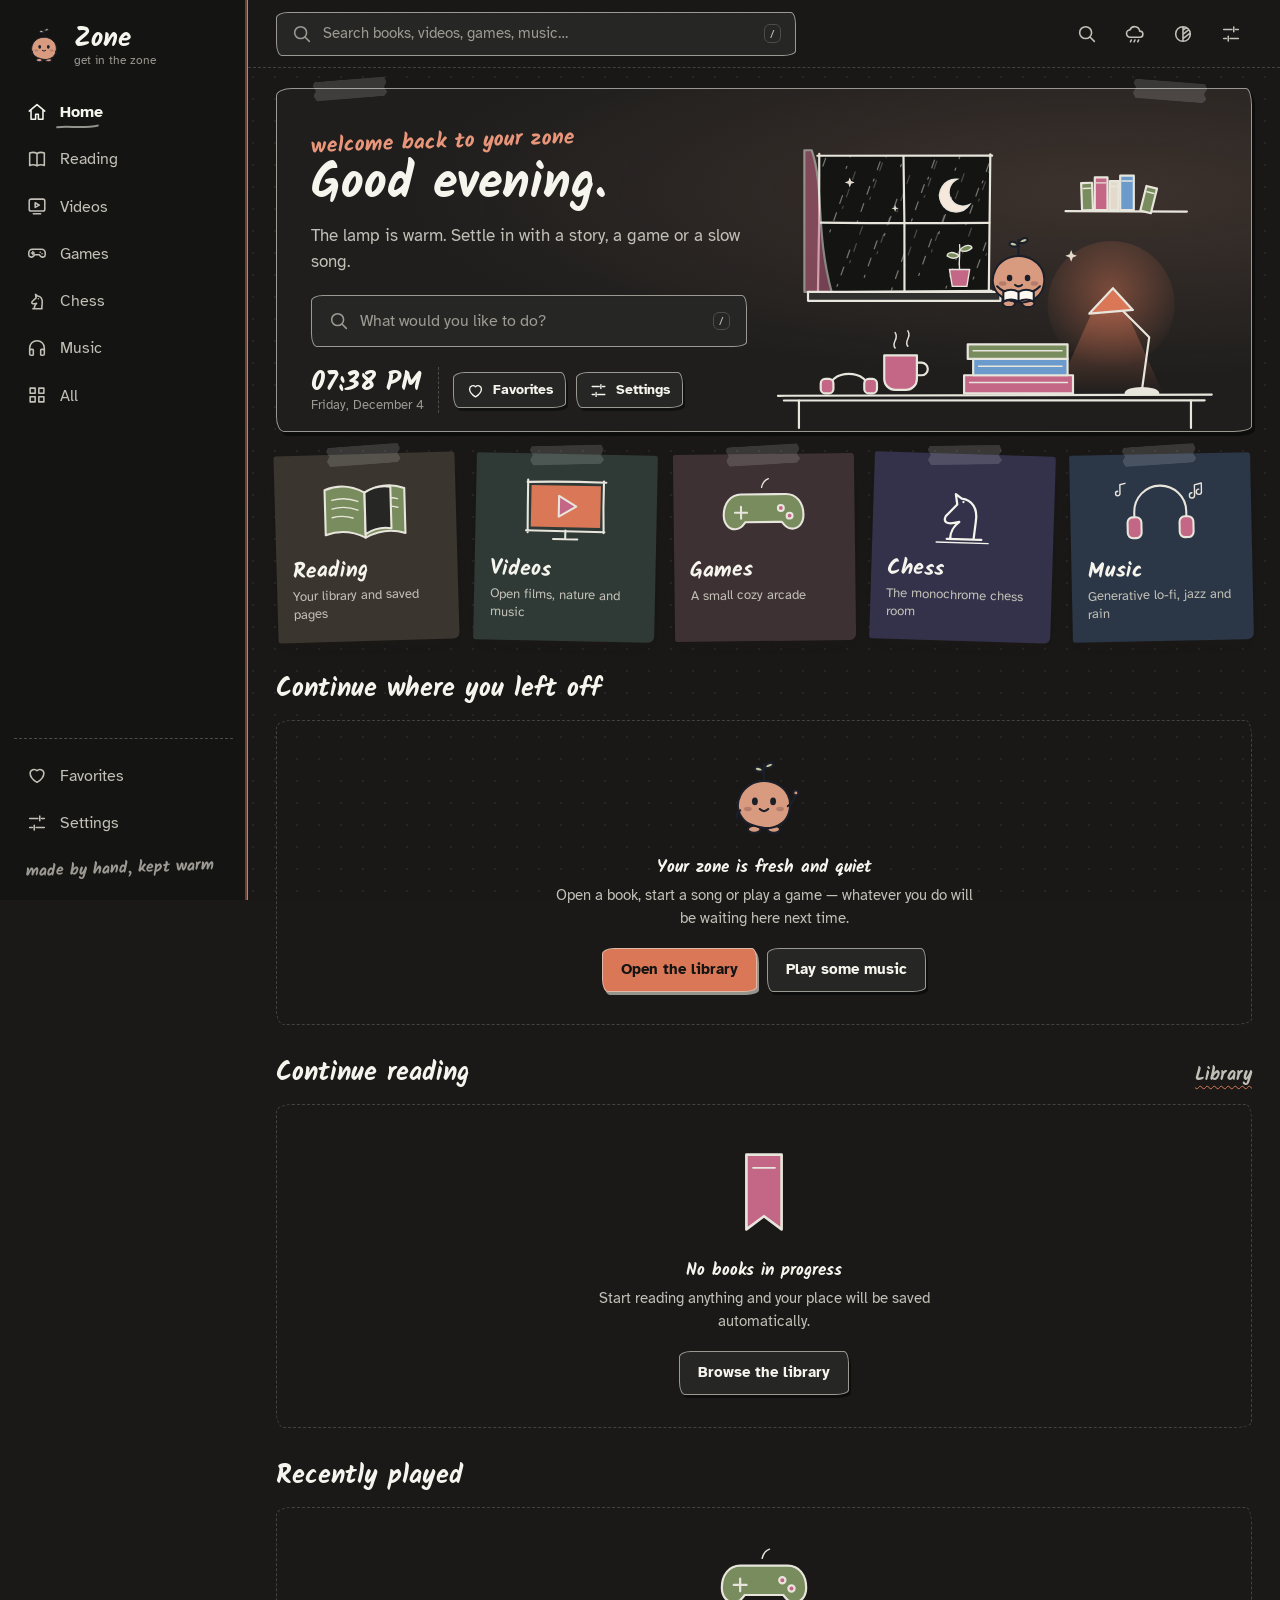
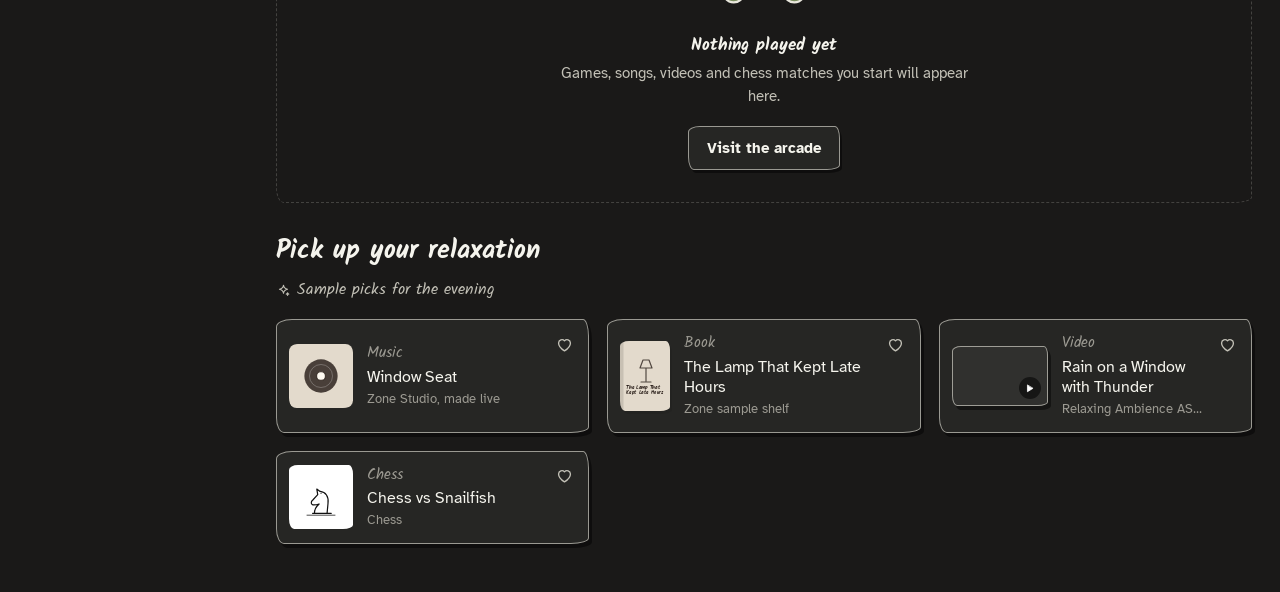
<file: index.html>
<!doctype html>
<html lang="en" data-theme="light">
<head>
  <meta charset="utf-8">
  <meta name="viewport" content="width=device-width, initial-scale=1, viewport-fit=cover">
  <title>Zone — get in the zone</title>
  <meta name="description" content="Read, watch, play, listen and rest in a small hand-drawn sanctuary.">
  <meta name="theme-color" content="#f5f4ed">
  <!-- Apply the saved theme before first paint so the wrong theme never flashes -->
  <script>
    (function () {
      var s = {};
      try { s = JSON.parse(localStorage.getItem('nook:settings') || '{}') || {}; } catch (e) {}
      var mode = s.theme || 'auto', h = new Date().getHours();
      var ds = typeof s.dayStart === 'number' ? s.dayStart : 7, ns = typeof s.nightStart === 'number' ? s.nightStart : 19;
      var t = mode === 'light' || mode === 'dark' ? mode : (h >= ds && h < ns ? 'light' : 'dark');
      var d = document.documentElement;
      d.setAttribute('data-theme', t);
      d.setAttribute('data-accent', s.accent || 'ember');
      var sysReduce = window.matchMedia && matchMedia('(prefers-reduced-motion: reduce)').matches;
      var m = s.motion || 'system';
      d.setAttribute('data-motion', m === 'reduce' || (m === 'system' && sysReduce) ? 'reduce' : (s.anim || 'full'));
      d.style.setProperty('--text-scale', ((s.textScale || 100) / 100).toString());
    })();
  </script>
  <link rel="preconnect" href="https://fonts.googleapis.com">
  <link rel="preconnect" href="https://fonts.gstatic.com" crossorigin>
  <link href="https://fonts.googleapis.com/css2?family=Atkinson+Hyperlegible:ital,wght@0,400;0,700;1,400&family=Kalam:wght@400;700&family=Lexend:wght@400;500;600;700&family=Righteous&family=Literata:ital,opsz,wght@0,7..72,400;0,7..72,600;1,7..72,400&display=swap" rel="stylesheet">
  <link rel="stylesheet" href="css/base.css?v=20261024b">
  <link rel="stylesheet" href="css/pages.css?v=20261024b">
  <link rel="stylesheet" href="css/games.css?v=20261024b">
  <link rel="stylesheet" href="css/chess.css?v=20261024b">
  <link rel="stylesheet" href="css/handmade.css?v=20261024b">
  <link rel="icon" href="data:image/svg+xml,%3Csvg xmlns='http://www.w3.org/2000/svg' viewBox='0 0 64 64'%3E%3Cpath d='M32 10c13 0 22 9 22 22s-9 22-22 22-22-9-22-22 9-22 22-22z' fill='%23ffe1a8' stroke='%233a2e28' stroke-width='4'/%3E%3Ccircle cx='25' cy='31' r='3.5' fill='%233a2e28'/%3E%3Ccircle cx='39' cy='31' r='3.5' fill='%233a2e28'/%3E%3Cpath d='M32 10c0-5 3-7 7-7' fill='none' stroke='%23c9cba3' stroke-width='4' stroke-linecap='round'/%3E%3C/svg%3E">
</head>
<body>
  <a class="skip-link" href="#view">Skip to content</a>

  <div class="app" id="app">
    <aside class="sidebar" id="sidebar" aria-label="Main navigation"></aside>

    <div class="main-col">
      <header class="topbar" id="topbar"></header>
      <main id="view" class="view" tabindex="-1" aria-live="polite"></main>
    </div>
  </div>

  <div class="mini-player" id="mini-player" hidden></div>
  <nav class="bottom-nav" id="bottom-nav" aria-label="Main navigation"></nav>

  <div class="search-overlay" id="search-overlay" hidden></div>
  <div class="ambient-panel" id="ambient-panel" hidden></div>
  <div class="toasts" id="toasts" role="status" aria-live="polite"></div>

  <noscript><p style="padding:2rem;font-family:sans-serif">Zone needs JavaScript to run.</p></noscript>

  <script src="js/core.js?v=20261024b"></script>
  <script src="js/sketch.js?v=20261024b"></script>
  <script src="js/content.js?v=20261024b"></script>
  <script src="js/audio.js?v=20261024b"></script>
  <script src="js/shell.js?v=20261024b"></script>
  <script src="js/pages/home.js?v=20261024b"></script>
  <script src="js/pages/all.js?v=20261024b"></script>
  <script src="js/pages/reading.js?v=20261024b"></script>
  <script src="js/pages/videos.js?v=20261024b"></script>
  <script src="js/pages/music.js?v=20261024b"></script>
  <script src="js/pages/games.js?v=20261024b"></script>
  <script src="js/games/minesweeper.js?v=20261024b"></script>
  <script src="js/games/g2048.js?v=20261024b"></script>
  <script src="js/games/memory.js?v=20261024b"></script>
  <script src="js/games/tictactoe.js?v=20261024b"></script>
  <script src="js/chess-engine.js?v=20261024b"></script>
  <script src="js/pages/chess.js?v=20261024b"></script>
  <script src="js/pages/settings.js?v=20261024b"></script>
  <script src="js/pages/pip.js?v=20261024b"></script>
  <script src="js/app.js?v=20261024b"></script>
</body>
</html>
</file>
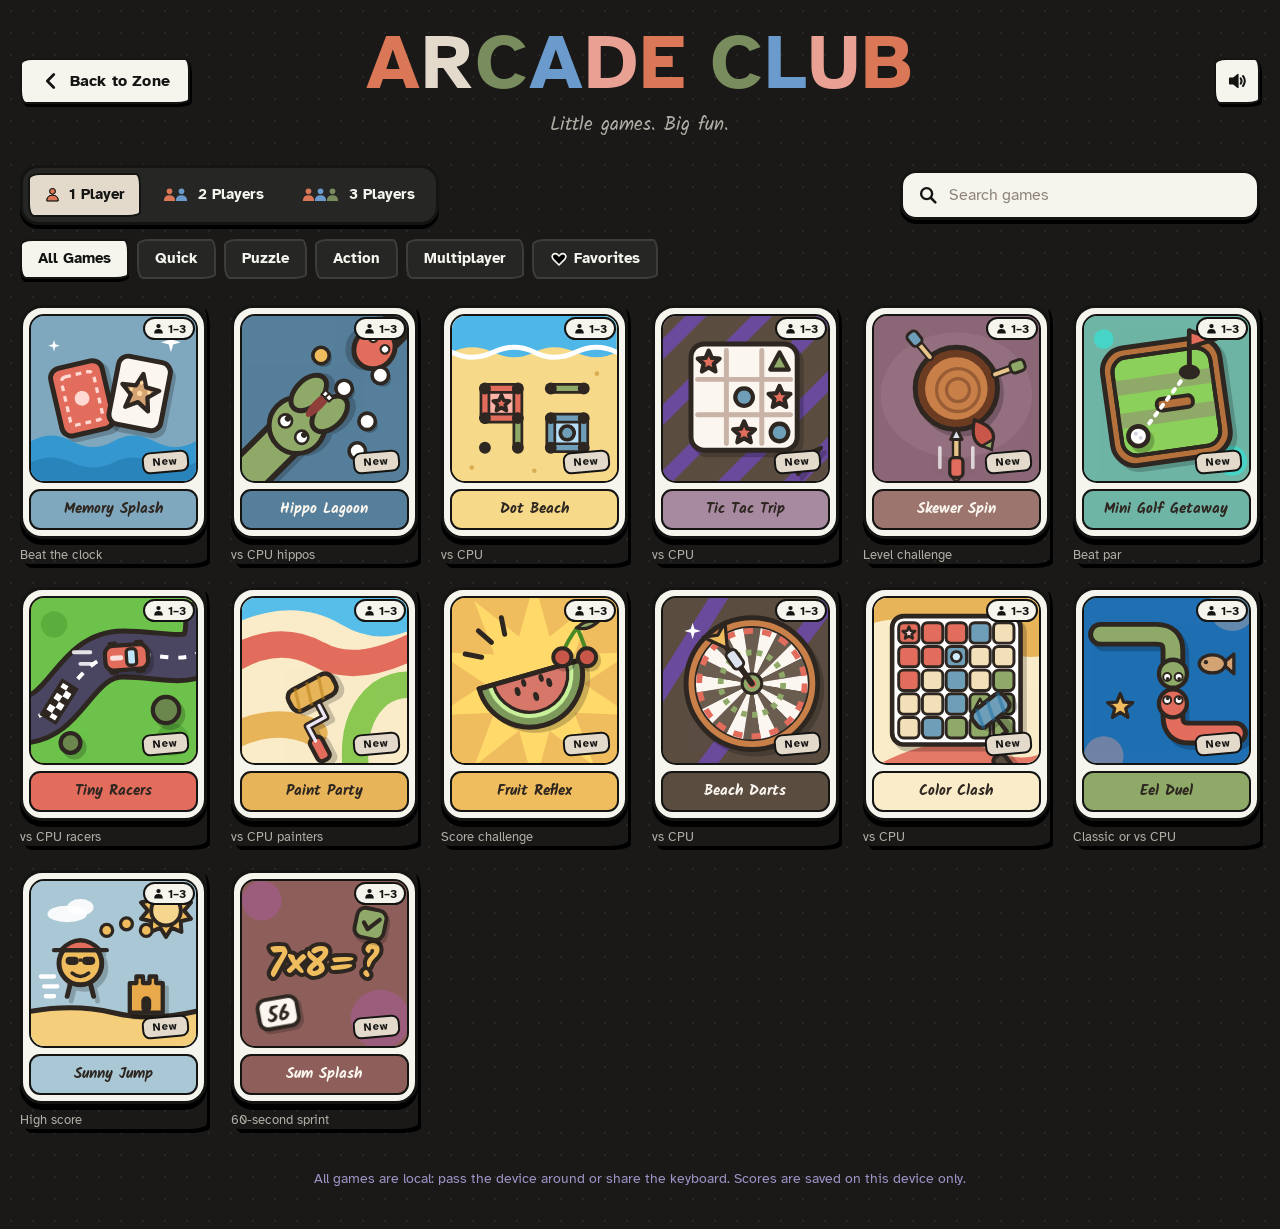
<file: games/arcade-club/index.html>
<!doctype html>
<html lang="en">
<head>
  <meta charset="utf-8">
  <meta name="viewport" content="width=device-width, initial-scale=1, viewport-fit=cover">
  <title>Arcade Club · Little games. Big fun.</title>
  <meta name="description" content="Eight colorful mini-games for 1 to 3 players, playable right in your browser.">
  <meta name="theme-color" content="#241A3D">

  <!-- Rounded display font (falls back to system rounded fonts if offline) -->
  <link rel="preconnect" href="https://fonts.googleapis.com">
  <link rel="preconnect" href="https://fonts.gstatic.com" crossorigin>
  <link rel="stylesheet" href="https://fonts.googleapis.com/css2?family=Atkinson+Hyperlegible:wght@400;700&family=Kalam:wght@400;700&display=swap">

  <link rel="stylesheet" href="css/arcade.css?v=4">
  <link rel="stylesheet" href="css/nook-skin.css?v=11">
  <style>html, body { margin: 0; background: #241A3D; } html[data-theme="light"], html[data-theme="light"] body { background: #f5f4ed; } html[data-theme="dark"], html[data-theme="dark"] body { background: #1a1918; } .in-nook .arc-back-site { display: none !important; }</style>
  <!-- When opened inside Zone, Zone's own back button is used instead of "Back to site" -->
  <script>
    if (window.self !== window.top) document.documentElement.classList.add('in-nook');
    /* follow Zone's theme + motion settings (same browser storage as Zone) */
    (function () {
      function apply() {
        var s = {}; try { s = JSON.parse(localStorage.getItem('nook:settings') || '{}') || {}; } catch (e) {}
        var h = new Date().getHours(), ds = typeof s.dayStart === 'number' ? s.dayStart : 7, ns = typeof s.nightStart === 'number' ? s.nightStart : 19;
        var t = s.theme === 'light' || s.theme === 'dark' ? s.theme : (h >= ds && h < ns ? 'light' : 'dark');
        var reduce = s.motion === 'reduce' || (s.motion !== 'allow' && window.matchMedia && matchMedia('(prefers-reduced-motion: reduce)').matches);
        document.documentElement.setAttribute('data-theme', t);
        document.documentElement.setAttribute('data-motion', reduce ? 'reduce' : (s.anim || 'full'));
      }
      apply(); window.addEventListener('storage', apply); setInterval(apply, 60000);
    })();
  </script>
</head>
<body>
  <!--
    The arcade renders itself inside this element.
    data-home-href  : where the "Back to site" button goes (your homepage)
    data-home-label : text on that button
  -->
  <div id="arcade-club" data-arcade-club data-home-href="../../index.html#/games" data-home-label="Back to Zone">
    <noscript><p style="color:#fff;font-family:sans-serif;padding:24px">The arcade needs JavaScript turned on to play.</p></noscript>
  </div>

  <!-- Order matters: core → art → games → shell (shell boots the arcade) -->
  <script src="js/core.js?v=4"></script>
  <script src="js/art.js?v=4"></script>
  <script src="js/games/memory.js?v=4"></script>
  <script src="js/games/dots.js?v=4"></script>
  <script src="js/games/tictac.js?v=4"></script>
  <script src="js/games/golf.js?v=4"></script>
  <script src="js/games/racers.js?v=4"></script>
  <script src="js/games/reflex.js?v=4"></script>
  <script src="js/games/clash.js?v=4"></script>
  <script src="js/games/jump.js?v=4"></script>
  <script src="js/games/hippos.js?v=4"></script>
  <script src="js/games/skewer.js?v=4"></script>
  <script src="js/games/paint.js?v=4"></script>
  <script src="js/games/darts.js?v=4"></script>
  <script src="js/games/snake.js?v=4"></script>
  <script src="js/games/math.js?v=4"></script>
  <script src="js/shell.js?v=5"></script>
</body>
</html>
</file>
<file: css/base.css>
/* Zone — design system: tokens, themes, shell, shared components, doodle + motion language. */

/* ============ tokens ============ */
:root {
  --sage: #c9cba3; --butter: #ffe1a8; --tan: #d4a373; --coral: #e26d5c;
  --night: #0f3040; --slate: #464858; --rose: #a56f63; --peach: #d99b7f;

  --font-ui: 'Lexend', system-ui, -apple-system, 'Segoe UI', sans-serif;
  --font-display: 'Fraunces', Georgia, 'Times New Roman', serif;
  --font-read: 'Literata', Georgia, serif;
  --font-hand: 'Caveat', 'Comic Sans MS', cursive;

  --r-sm: 10px; --r: 14px; --r-lg: 20px;
  --sidebar-w: 248px; --topbar-h: 68px; --bn-h: 64px; --mini-h: 0px;
  --ease: cubic-bezier(.3, .7, .2, 1); --ease-out: cubic-bezier(.2, .8, .2, 1);
  --dur: .22s;
  --text-scale: 1;
}
html[data-theme="light"] {
  color-scheme: light;
  /* light = mix of palette 1 (sage #c9cba3, butter #ffe1a8, tan #d4a373, coral #e26d5c)
     and palette 2 (taupe #8a796a, mushroom #bba798, earth #5a4d40, soft black #1f1914, linen #e1d8d4) */
  --sage: #c9cba3; --butter: #ffe1a8; --tan: #d4a373; --coral: #e26d5c;
  --bg: #efe7dd; --bg-2: #e7ddd1; --surface: #f8f2ea; --surface-2: #f1e9df; --surface-3: #e4d9cd;
  --line: #dccfc2; --line-2: #bba798;
  --ink: #1f1914; --ink-2: #5a4d40; --ink-3: #7c6b5d;
  --doodle: #3a3028; --doodle-soft: rgba(58, 48, 40, .55);
  --fill-a: #c9cba3; --fill-b: #ffe1a8; --fill-c: #d4a373; --fill-d: #e26d5c; --paper: #fbf6ef;
  --accent: #e26d5c; --accent-strong: #a94436; --accent-ink: #1f1914; --accent-soft: rgba(226, 109, 92, .14);
  --glow: rgba(255, 225, 168, .8); --glow-0: rgba(255, 225, 168, 0);
  --sky-a: #fbe9cb; --sky-b: #f8f1e6;
  --shadow-sm: 0 1px 2px rgba(31, 25, 20, .06), 0 2px 8px -4px rgba(31, 25, 20, .12);
  --shadow: 0 1px 2px rgba(31, 25, 20, .06), 0 10px 28px -14px rgba(31, 25, 20, .26);
  --shadow-lg: 0 2px 4px rgba(31, 25, 20, .06), 0 24px 60px -24px rgba(31, 25, 20, .36);
  --overlay: rgba(31, 25, 20, .35);
  --grain-opacity: .05;
}
html[data-theme="dark"] {
  color-scheme: dark;
  --bg: #0c2733; --bg-2: #0f3040; --surface: #133849; --surface-2: #194254; --surface-3: #224b5e;
  --line: #2a5163; --line-2: #464858;
  --ink: #f6e8da; --ink-2: #d3bfb0; --ink-3: #a99a92;
  --doodle: #f0d9c4; --doodle-soft: rgba(240, 217, 196, .55);
  --fill-a: #8d9a7c; --fill-b: #d99b7f; --fill-c: #a56f63; --fill-d: #d99b7f; --paper: #1d4456;
  --accent: var(--peach); --accent-strong: #ecb59b; --accent-ink: #12222b; --accent-soft: rgba(217, 155, 127, .16);
  --glow: rgba(217, 155, 127, .55); --glow-0: rgba(217, 155, 127, 0);
  --sky-a: #0a2230; --sky-b: #173c4e;
  --shadow-sm: 0 1px 2px rgba(0, 0, 0, .25), 0 2px 8px -4px rgba(0, 0, 0, .35);
  --shadow: 0 1px 2px rgba(0, 0, 0, .25), 0 12px 30px -14px rgba(0, 0, 0, .55);
  --shadow-lg: 0 2px 4px rgba(0, 0, 0, .3), 0 26px 60px -24px rgba(0, 0, 0, .7);
  --overlay: rgba(4, 16, 22, .55);
  --grain-opacity: .07;
}
/* accent choices stay within the palette */
html[data-theme="light"][data-accent="honey"] { --accent: #d4a373; --accent-strong: #85582c; --accent-ink: #1f1914; --accent-soft: rgba(212, 163, 115, .2); }
html[data-theme="light"][data-accent="moss"] { --accent: #c9cba3; --accent-strong: #5f6338; --accent-ink: #1f1914; --accent-soft: rgba(201, 203, 163, .35); }
html[data-theme="dark"][data-accent="honey"] { --accent: var(--tan); --accent-strong: #e6c096; --accent-soft: rgba(212, 163, 115, .18); }
html[data-theme="dark"][data-accent="moss"] { --accent: var(--sage); --accent-strong: #dcdebc; --accent-soft: rgba(201, 203, 163, .16); }
html[data-theme="dark"][data-accent="rose"] { --accent: #c48a7c; --accent-strong: #e2ab9d; --accent-soft: rgba(165, 111, 99, .25); }
html[data-theme="light"][data-accent="rose"] { --accent: #5a4d40; --accent-strong: #5a4d40; --accent-ink: #f8f2ea; --accent-soft: rgba(90, 77, 64, .13); }

/* ============ base ============ */
*, *::before, *::after { box-sizing: border-box; }
[hidden] { display: none !important; }
html { font-size: calc(16px * var(--text-scale)); -webkit-text-size-adjust: 100%; }
body {
  margin: 0; min-height: 100vh; background: var(--bg); color: var(--ink);
  font: 400 1rem/1.55 var(--font-ui); -webkit-font-smoothing: antialiased;
  overflow-x: hidden;
}
/* paper grain — a single static SVG noise layer, cheap to composite */
body::before {
  content: ''; position: fixed; inset: 0; pointer-events: none; z-index: 0; opacity: var(--grain-opacity);
  background-image: url("data:image/svg+xml,%3Csvg xmlns='http://www.w3.org/2000/svg' width='160' height='160'%3E%3Cfilter id='n'%3E%3CfeTurbulence type='fractalNoise' baseFrequency='.9' numOctaves='2' stitchTiles='stitch'/%3E%3CfeColorMatrix values='0 0 0 0 0 0 0 0 0 0 0 0 0 0 0 0 0 0 .9 0'/%3E%3C/filter%3E%3Crect width='160' height='160' filter='url(%23n)'/%3E%3C/svg%3E");
}
html.theme-shift body, html.theme-shift .sidebar, html.theme-shift .topbar, html.theme-shift .card, html.theme-shift .panel,
html.theme-shift .bottom-nav, html.theme-shift .mini-player, html.theme-shift .btn, html.theme-shift .chip {
  transition: background-color .6s ease, color .6s ease, border-color .6s ease, box-shadow .6s ease;
}
body.no-scroll { overflow: hidden; }
img, svg, video { max-width: 100%; display: block; }
a { color: inherit; text-decoration: none; }
button, input, select, textarea { font: inherit; color: inherit; }
button { cursor: pointer; background: none; border: 0; padding: 0; }
h1, h2, h3, h4 { margin: 0; line-height: 1.2; font-weight: 600; }
h1 { font-family: var(--font-display); font-weight: 600; font-size: clamp(1.7rem, 1.2rem + 1.8vw, 2.5rem); letter-spacing: -.01em; }
h2 { font-size: 1.2rem; }
p { margin: 0 0 .8em; }
kbd { font: 500 .72rem var(--font-ui); padding: .1em .45em; border-radius: 6px; border: 1px solid var(--line-2); background: var(--surface-2); color: var(--ink-2); }
.hand { font-family: var(--font-hand); font-weight: 600; }
.muted { color: var(--ink-2); }
.sr-only { position: absolute; width: 1px; height: 1px; overflow: hidden; clip: rect(0 0 0 0); white-space: nowrap; }
.skip-link { position: absolute; left: 12px; top: -60px; z-index: 100; background: var(--accent); color: var(--accent-ink); padding: .5rem 1rem; border-radius: var(--r-sm); font-weight: 600; }
.skip-link:focus { top: 12px; }
:focus-visible { outline: 2.5px solid var(--accent-strong); outline-offset: 2px; border-radius: 6px; }
[tabindex="-1"]:focus { outline: none; }
::selection { background: var(--accent-soft); }
.ico { width: 22px; height: 22px; flex: none; }

/* ============ shell layout ============ */
.app { position: relative; z-index: 1; display: grid; grid-template-columns: var(--sidebar-w) minmax(0, 1fr); min-height: 100vh; }
.sidebar {
  position: sticky; top: 0; height: 100vh; display: flex; flex-direction: column; gap: 6px;
  padding: 20px 14px 18px; border-right: 1px solid var(--line); background: var(--bg-2); overflow-y: auto;
}
.brand { display: flex; align-items: center; gap: 10px; padding: 4px 10px 16px; }
.brand-text { display: flex; flex-direction: column; line-height: 1.1; }
.brand-text b { font-family: var(--font-display); font-size: 1.5rem; font-weight: 600; }
.brand-text small { color: var(--ink-3); font-size: .74rem; letter-spacing: .02em; }
.nav-list { list-style: none; margin: 0; padding: 0; display: flex; flex-direction: column; gap: 2px; }
.nav-item {
  position: relative; display: flex; align-items: center; gap: 12px; padding: 10px 12px; border-radius: var(--r-sm);
  color: var(--ink-2); font-weight: 500; transition: background var(--dur) var(--ease), color var(--dur);
}
.nav-item:hover { background: var(--surface-2); color: var(--ink); }
.nav-item:hover .ico { transform: translateX(2px) rotate(-4deg); }
.nav-item .ico { transition: transform .25s var(--ease); }
.nav-item.active { background: var(--surface); color: var(--ink); box-shadow: var(--shadow-sm); }
.nav-item.active .ico { color: var(--accent-strong); }
.nav-label { position: relative; }
.scribble-under { position: absolute; left: -4px; right: -6px; bottom: -7px; width: calc(100% + 10px); height: 9px; overflow: visible; pointer-events: none; }
.scribble-under path { fill: none; stroke: var(--accent); stroke-width: 2.4; stroke-linecap: round; stroke-dasharray: 1 2; stroke-dashoffset: 1; opacity: 0; transition: stroke-dashoffset .45s var(--ease-out), opacity .1s; }
.nav-item.active .scribble-under path { stroke-dashoffset: 0; opacity: 1; }
.nav-foot { margin-top: auto; display: flex; flex-direction: column; gap: 2px; padding-top: 14px; border-top: 1px dashed var(--line-2); }
.nav-note { color: var(--ink-3); font-size: 1rem; padding: 10px 12px 0; transform: rotate(-2deg); }

.main-col { min-width: 0; display: flex; flex-direction: column; }
.topbar {
  position: sticky; top: 0; z-index: 20; height: var(--topbar-h); display: flex; align-items: center; gap: 16px;
  padding: 0 28px; background: color-mix(in srgb, var(--bg) 88%, transparent); backdrop-filter: blur(10px); -webkit-backdrop-filter: blur(10px);
  border-bottom: 1px solid transparent;
}
.tb-brand { display: none; align-items: center; gap: 6px; font-family: var(--font-display); font-size: 1.25rem; }
.search-trigger {
  flex: 1; max-width: 520px; display: flex; align-items: center; gap: 10px; height: 44px; padding: 0 14px;
  border-radius: 999px; border: 1px solid var(--line); background: var(--surface); color: var(--ink-3); text-align: left;
  transition: border-color var(--dur), box-shadow var(--dur);
}
.search-trigger:hover { border-color: var(--line-2); box-shadow: var(--shadow-sm); }
.search-trigger span { flex: 1; white-space: nowrap; overflow: hidden; text-overflow: ellipsis; font-size: .92rem; }
.tb-actions { margin-left: auto; display: flex; gap: 6px; align-items: center; }
.tb-search-sm { display: none; }
.icon-btn {
  position: relative; display: inline-grid; place-items: center; width: 42px; height: 42px; border-radius: 12px; color: var(--ink-2);
  transition: background var(--dur), color var(--dur), transform .15s;
}
.icon-btn:hover { background: var(--surface-2); color: var(--ink); }
.icon-btn:active { transform: scale(.94); }
.amb-dot { position: absolute; top: 9px; right: 9px; width: 7px; height: 7px; border-radius: 50%; background: var(--accent); opacity: 0; transform: scale(.4); transition: .3s; }
.amb-btn.is-on .amb-dot { opacity: 1; transform: none; }
.view { flex: 1; padding: 8px 28px 48px; outline: none; padding-bottom: calc(48px + var(--mini-h)); }
body.has-mini { --mini-h: 76px; }
.view.enter > * { animation: view-in .38s var(--ease-out); }
@keyframes view-in { from { opacity: .35; transform: translateY(6px); } to { opacity: 1; transform: none; } }
.page { max-width: 1240px; margin: 0 auto; }

.bottom-nav { display: none; }

/* ============ components ============ */
.btn {
  display: inline-flex; align-items: center; justify-content: center; gap: 8px; min-height: 44px; padding: 0 18px;
  border-radius: 12px; font-weight: 500; font-size: .95rem; border: 1px solid transparent; white-space: nowrap;
  transition: background var(--dur), border-color var(--dur), transform .15s, box-shadow var(--dur);
  position: relative;
}
.btn .ico { width: 19px; height: 19px; }
.btn:active { transform: translateY(1px) scale(.98); }
.btn:disabled { opacity: .45; cursor: not-allowed; }
.btn-primary { background: var(--accent); color: var(--accent-ink); box-shadow: 0 1px 0 rgba(0,0,0,.08), inset 0 -2px 0 rgba(0,0,0,.08); }
.btn-primary:hover { filter: brightness(1.04); box-shadow: var(--shadow-sm); }
.btn-ghost { background: var(--surface); border-color: var(--line); color: var(--ink); }
.btn-ghost:hover { border-color: var(--line-2); background: var(--surface-2); }
.btn-danger { background: transparent; border-color: color-mix(in srgb, var(--coral) 55%, transparent); color: var(--accent-strong); }
.btn-sm { min-height: 36px; padding: 0 12px; font-size: .86rem; border-radius: 10px; }
.btn-link { color: var(--accent-strong); font-weight: 500; text-decoration: underline; text-underline-offset: 3px; }
/* sketch underline that draws itself under a button on hover */
.btn-sketch::after {
  content: ''; position: absolute; left: 14px; right: 14px; bottom: 6px; height: 6px; pointer-events: none;
  background: url("data:image/svg+xml,%3Csvg xmlns='http://www.w3.org/2000/svg' viewBox='0 0 100 6' preserveAspectRatio='none'%3E%3Cpath d='M1 4C25 1 50 6 99 2' fill='none' stroke='%23e26d5c' stroke-width='2' stroke-linecap='round'/%3E%3C/svg%3E") no-repeat center/100% 100%;
  clip-path: inset(0 100% 0 0); transition: clip-path .35s var(--ease-out);
}
.btn-sketch:hover::after { clip-path: inset(0 0 0 0); }

.card { background: var(--surface); border: 1px solid var(--line); border-radius: var(--r-lg); box-shadow: var(--shadow-sm); }
.panel { background: var(--surface); border: 1px solid var(--line); border-radius: var(--r-lg); padding: 20px; box-shadow: var(--shadow-sm); }
.chips { display: flex; gap: 8px; flex-wrap: wrap; }
.chip {
  display: inline-flex; align-items: center; gap: 6px; min-height: 36px; padding: 0 14px; border-radius: 999px; font-size: .88rem;
  background: var(--surface); border: 1px solid var(--line); color: var(--ink-2); transition: .2s;
}
.chip:hover { border-color: var(--line-2); color: var(--ink); }
.chip.on { background: var(--ink); color: var(--bg); border-color: var(--ink); }
.input, .select, textarea.input {
  width: 100%; min-height: 44px; padding: 10px 14px; border-radius: 12px; border: 1px solid var(--line); background: var(--surface);
  transition: border-color .2s, box-shadow .2s;
}
.input:focus, .select:focus, textarea.input:focus { outline: none; border-color: var(--accent); box-shadow: 0 0 0 3px var(--accent-soft); }
.field { display: flex; flex-direction: column; gap: 6px; margin-bottom: 14px; }
.field label, .field .lbl { font-size: .86rem; font-weight: 500; color: var(--ink-2); }
input[type="range"] { accent-color: var(--accent-strong); width: 100%; height: 28px; }
.search-box { position: relative; }
.search-box .ico { position: absolute; left: 13px; top: 50%; transform: translateY(-50%); color: var(--ink-3); width: 20px; height: 20px; pointer-events: none; }
.search-box .input { padding-left: 42px; border-radius: 999px; }

.progress { height: 6px; border-radius: 99px; background: var(--surface-3); overflow: hidden; }
.progress span { display: block; height: 100%; border-radius: inherit; background: var(--accent); transition: width .4s var(--ease); }

.sec-head { display: flex; align-items: baseline; justify-content: space-between; gap: 12px; margin: 34px 0 14px; }
.sec-head h2 { position: relative; font-family: var(--font-display); font-weight: 600; font-size: 1.32rem; }
.sec-scribble { position: absolute; left: 0; right: 0; bottom: -6px; }
.sec-scribble .scribble-under { position: static; width: 72px; height: 9px; }
.sec-scribble .scribble-under path { stroke-dashoffset: 0; opacity: .8; stroke-width: 2.2; opacity: .8; }
.link-more { display: inline-flex; align-items: center; gap: 2px; color: var(--accent-strong); font-size: .9rem; font-weight: 500; }
.link-more .ico { width: 16px; height: 16px; transition: transform .2s; }
.link-more:hover .ico { transform: translateX(3px); }
.page-head { display: flex; align-items: flex-end; justify-content: space-between; gap: 20px; flex-wrap: wrap; margin: 18px 0 8px; }
.page-head p { color: var(--ink-2); margin: 6px 0 0; max-width: 56ch; }
.page-head .doodle-wrap { width: 110px; flex: none; }
.head-title { display: flex; gap: 18px; align-items: center; }
.sample-note { display: inline-flex; gap: 6px; align-items: center; font-size: .8rem; color: var(--ink-3); background: var(--surface-2); border: 1px dashed var(--line-2); padding: 4px 10px; border-radius: 999px; }
.sample-note .ico { width: 15px; height: 15px; }
.badge { display: inline-flex; align-items: center; gap: 4px; font-size: .72rem; font-weight: 600; letter-spacing: .03em; text-transform: uppercase; padding: 3px 8px; border-radius: 6px; background: var(--surface-3); color: var(--ink-2); }

.fav-btn.on { color: var(--accent-strong); }
.fav-btn.on .ico { fill: currentColor; }
.fav-btn.pop .ico { animation: pop .35s var(--ease-out); }
@keyframes pop { 40% { transform: scale(1.3) rotate(-8deg); } }

/* empty states */
.empty { display: flex; flex-direction: column; align-items: center; text-align: center; padding: 32px 20px; gap: 6px; border: 1.5px dashed var(--line-2); border-radius: var(--r-lg); background: color-mix(in srgb, var(--surface) 60%, transparent); }
.empty h3 { font-size: 1.05rem; margin-top: 8px; }
.empty p { color: var(--ink-2); max-width: 42ch; margin: 0; font-size: .93rem; }
.empty-actions { display: flex; gap: 10px; margin-top: 12px; flex-wrap: wrap; justify-content: center; }
.empty-art .doodle { width: 110px; }
.empty.error { border-color: color-mix(in srgb, var(--coral) 50%, transparent); }

/* grids */
.grid { display: grid; gap: 18px; }
.grid > * { min-width: 0; }
.grid-cards { grid-template-columns: repeat(auto-fill, minmax(220px, 1fr)); }
.grid-books { grid-template-columns: repeat(auto-fill, minmax(150px, 1fr)); gap: 22px 18px; }
.hscroll { display: grid; grid-auto-flow: column; grid-auto-columns: minmax(240px, 1fr); gap: 16px; overflow-x: auto; padding: 4px 2px 14px; scroll-snap-type: x mandatory; scrollbar-width: thin; }
.hscroll > * { scroll-snap-align: start; }

/* toasts */
.toasts { position: fixed; left: 50%; bottom: calc(24px + var(--mini-h)); transform: translateX(-50%); z-index: 90; display: flex; flex-direction: column; gap: 8px; align-items: center; pointer-events: none; }
.toast { pointer-events: auto; display: flex; gap: 14px; align-items: center; padding: 11px 16px; border-radius: 12px; background: var(--ink); color: var(--bg); font-size: .9rem; box-shadow: var(--shadow-lg); animation: toast-in .3s var(--ease-out); max-width: min(92vw, 460px); }
.toast.out { opacity: 0; transform: translateY(6px); transition: .25s; }
.toast-btn { color: var(--butter); font-weight: 600; }
@keyframes toast-in { from { opacity: 0; transform: translateY(10px) scale(.98); } }

/* modals */
dialog.modal { border: 0; padding: 0; background: var(--surface); color: var(--ink); border-radius: var(--r-lg); width: min(92vw, 480px); max-height: 88vh; box-shadow: var(--shadow-lg); animation: modal-in .25s var(--ease-out); }
dialog.modal.wide { width: min(94vw, 640px); }
dialog.modal::backdrop { background: var(--overlay); backdrop-filter: blur(3px); }
dialog.modal.closing { opacity: 0; transform: translateY(6px) scale(.98); transition: .16s; }
@keyframes modal-in { from { opacity: 0; transform: translateY(10px) scale(.98); } }
.modal-head { display: flex; justify-content: space-between; align-items: center; gap: 12px; padding: 18px 18px 4px 22px; }
.modal-title { font-family: var(--font-display); font-size: 1.3rem; }
.modal-body { padding: 8px 22px 6px; overflow: auto; max-height: calc(88vh - 140px); }
.modal-body p { color: var(--ink-2); }
.modal-actions { display: flex; justify-content: flex-end; gap: 10px; padding: 14px 22px 20px; flex-wrap: wrap; }

/* search overlay */
.search-overlay[hidden], .ambient-panel[hidden] { display: none !important; }
.search-overlay { position: fixed; inset: 0; z-index: 80; background: var(--overlay); backdrop-filter: blur(4px); display: flex; justify-content: center; align-items: flex-start; padding: 8vh 16px 16px; animation: fade .2s; }
@keyframes fade { from { opacity: 0; } }
.search-panel { width: min(680px, 100%); max-height: 80vh; display: flex; flex-direction: column; background: var(--surface); border-radius: var(--r-lg); box-shadow: var(--shadow-lg); overflow: hidden; animation: modal-in .25s var(--ease-out); }
.search-row { display: flex; align-items: center; gap: 10px; padding: 10px 10px 10px 18px; border-bottom: 1px solid var(--line); }
.search-row > .ico { color: var(--ink-3); }
.search-row input { flex: 1; border: 0; background: none; font-size: 1.08rem; height: 48px; outline: none; }
.search-row input::-webkit-search-cancel-button { display: none; }
.search-tools { display: flex; gap: 10px; align-items: center; justify-content: space-between; padding: 12px 16px; border-bottom: 1px solid var(--line); flex-wrap: wrap; }
.search-tools .chip { min-height: 32px; padding: 0 12px; font-size: .82rem; }
.sort-sel select { height: 34px; border-radius: 10px; border: 1px solid var(--line); background: var(--surface); padding: 0 8px; font-size: .85rem; }
.search-results { overflow-y: auto; padding: 6px 10px 12px; flex: 1; }
.sr-group h3 { font-size: .75rem; text-transform: uppercase; letter-spacing: .08em; color: var(--ink-3); padding: 12px 8px 6px; font-weight: 600; }
.sr-group h3 span { color: var(--ink-3); font-weight: 400; margin-left: 4px; }
.sr-item { display: flex; align-items: center; gap: 12px; padding: 9px 10px; border-radius: 12px; cursor: pointer; }
.sr-item.active, .sr-item:hover { background: var(--surface-2); }
.sr-ico { width: 38px; height: 38px; border-radius: 10px; display: grid; place-items: center; background: var(--surface-3); color: var(--ink-2); flex: none; }
.sr-ico .ico { width: 19px; height: 19px; }
.sr-txt { flex: 1; min-width: 0; display: flex; flex-direction: column; }
.sr-txt b { font-weight: 500; white-space: nowrap; overflow: hidden; text-overflow: ellipsis; }
.sr-txt small { color: var(--ink-3); font-size: .8rem; white-space: nowrap; overflow: hidden; text-overflow: ellipsis; }
.sr-go { color: var(--ink-3); opacity: 0; transition: .2s; width: 18px; }
.sr-item.active .sr-go { opacity: 1; }
.search-foot { display: flex; gap: 18px; padding: 10px 18px; border-top: 1px solid var(--line); font-size: .78rem; color: var(--ink-3); }
.search-results .empty { margin: 16px 6px; }

/* ambience panel */
.ambient-panel { position: fixed; top: calc(var(--topbar-h) - 4px); right: 20px; z-index: 70; width: min(360px, calc(100vw - 24px)); max-height: calc(100vh - 100px); overflow-y: auto; background: var(--surface); border: 1px solid var(--line); border-radius: var(--r-lg); box-shadow: var(--shadow-lg); padding: 16px 18px 18px; animation: modal-in .22s var(--ease-out); }
.amb-head { display: flex; justify-content: space-between; align-items: center; }
.amb-head h2 { font-family: var(--font-display); font-size: 1.12rem; }
.amb-note { font-size: .8rem; color: var(--ink-3); margin: 2px 0 12px; }
.amb-grid { display: grid; grid-template-columns: 1fr 1fr; gap: 10px; }
.amb-item { border: 1px solid var(--line); border-radius: 14px; padding: 8px 10px 4px; transition: .2s; }
.amb-item.on { border-color: var(--accent); background: var(--accent-soft); }
.amb-toggle { display: flex; align-items: center; gap: 8px; width: 100%; min-height: 34px; font-weight: 500; font-size: .9rem; }
.amb-item.on .amb-toggle .ico { color: var(--accent-strong); }
.amb-focus { margin-top: 18px; padding-top: 14px; border-top: 1px dashed var(--line-2); }
.focus-label { font-size: 1.2rem; color: var(--accent-strong); }
.focus-time { font-family: var(--font-display); font-size: 2.4rem; text-align: center; margin: 2px 0 8px; font-variant-numeric: tabular-nums; }
.focus-presets { display: flex; gap: 6px; flex-wrap: wrap; justify-content: center; margin: 12px 0; }
.focus-presets .chip { min-height: 30px; font-size: .8rem; padding: 0 10px; }
.focus-ctrl { display: flex; gap: 8px; justify-content: center; }
.amb-stop { width: 100%; margin-top: 14px; }

/* mini player */
.mini-player {
  position: fixed; left: var(--sidebar-w); right: 0; bottom: 0; z-index: 40; height: var(--mini-h, 76px); min-height: 72px;
  display: grid; grid-template-columns: minmax(0, 1.4fr) auto 1fr; align-items: center; gap: 16px; padding: 0 24px;
  background: color-mix(in srgb, var(--surface) 94%, transparent); backdrop-filter: blur(10px); border-top: 1px solid var(--line);
  animation: mp-in .35s var(--ease-out);
}
@keyframes mp-in { from { transform: translateY(100%); } }
.mini-player[hidden] { display: none; }
.mp-seek { position: absolute; left: 0; right: 0; top: -3px; height: 6px; cursor: pointer; }
.mp-seek span { display: block; height: 3px; margin-top: 3px; background: var(--accent); border-radius: 0 3px 3px 0; }
.mp-info { display: flex; align-items: center; gap: 12px; min-width: 0; }
.mp-art { position: relative; width: 48px; height: 48px; flex: none; }
.mp-art .track-art { width: 48px; height: 48px; }
.mp-notes { position: absolute; right: -10px; top: -12px; color: var(--accent-strong); opacity: 0; }
.mp-notes .ico { width: 16px; height: 16px; }
.mini-player.playing .mp-notes { animation: note-float 2.8s ease-in-out infinite; }
.mp-txt { min-width: 0; display: flex; flex-direction: column; }
.mp-txt b { font-weight: 500; white-space: nowrap; overflow: hidden; text-overflow: ellipsis; }
.mp-txt small { color: var(--ink-3); font-size: .8rem; white-space: nowrap; overflow: hidden; text-overflow: ellipsis; }
.mp-ctrl { display: flex; align-items: center; gap: 4px; }
.mp-play { width: 46px; height: 46px; border-radius: 50%; background: var(--accent); color: var(--accent-ink); }
.mp-play:hover { background: var(--accent); filter: brightness(1.05); color: var(--accent-ink); }
.mp-time { justify-self: end; font-size: .8rem; color: var(--ink-3); font-variant-numeric: tabular-nums; display: none; }
.mp-vol { justify-self: end; display: flex; align-items: center; gap: 8px; width: 150px; color: var(--ink-3); }

/* ============ doodle language ============ */
.doodle { overflow: visible; }
.doodle .d-ink, .hero-room .d-ink { stroke: var(--doodle); stroke-width: 2.4; stroke-linecap: round; stroke-linejoin: round; fill: none; }
.doodle .d-thin, .hero-room .d-thin { stroke-width: 1.6; }
.d-fill-a { fill: var(--fill-a) !important; } .d-fill-b { fill: var(--fill-b) !important; } .d-fill-c { fill: var(--fill-c) !important; }
.d-fill-paper { fill: var(--paper) !important; } .d-fill-ink { fill: var(--doodle) !important; }
.d-accent { stroke: var(--coral); stroke-width: 2.6; stroke-linecap: round; fill: none; }
.d-glow { fill: var(--glow); opacity: .6; }
.d-mono { stroke: currentColor; stroke-width: 2.6; fill: none; stroke-linecap: round; stroke-linejoin: round; }
.d-groove { fill: none; stroke: var(--surface-3); stroke-width: 1.4; opacity: .7; }
.d-page { fill: var(--paper) !important; transform-origin: 60px 50px; transform-box: view-box; }
.doodle-wrap { display: grid; place-items: center; }

/* mascot */
.pip { overflow: visible; }
.pip .pip-ink { stroke: var(--doodle); stroke-width: 3; stroke-linecap: round; stroke-linejoin: round; }
.pip .pip-fill { fill: var(--butter); }
html[data-theme="dark"] .pip .pip-fill { fill: var(--peach); }
html[data-theme="dark"] .pip .pip-ink { stroke: #1b1f2a; }
.pip .pip-leaf { fill: var(--sage); }
.pip .pip-eye { fill: var(--doodle); }
html[data-theme="dark"] .pip .pip-eye, html[data-theme="dark"] .pip .pip-mouth { fill: #1b1f2a; }
.pip .pip-mouth { fill: var(--doodle); }
.pip .pip-cheek { fill: var(--coral); opacity: .45; }
html[data-theme="dark"] .pip .pip-cheek { fill: var(--rose); opacity: .7; }
.pip .pip-page { fill: #fffaf1; }
.pip .pip-zzz text { font-family: var(--font-hand); font-size: 16px; fill: var(--doodle-soft); font-weight: 700; }
.pip-body { transform-box: fill-box; transform-origin: 50% 100%; }
.pip .pip-thin { stroke-width: 2; }
.pip .pip-shine { fill: #fffaf1; }
.pip .pip-heart { fill: var(--coral); stroke: var(--doodle); stroke-width: 1.6; }
html[data-theme="dark"] .pip .pip-heart { fill: #e26d5c; stroke: #1b1f2a; }
.pip .pip-tongue { fill: #e9978a; }
.pip .pip-tear, .pip .pip-sweat { fill: #9ccbe0; stroke: var(--doodle); stroke-width: 1.2; }
.pip .pip-dots circle { fill: var(--doodle-soft); }
.pip .pip-starfill, .pip .pip-spark { fill: var(--butter); stroke: var(--doodle); stroke-width: 1.2; }
.pip .pip-blush { opacity: .65; }
.pip-float { transform-box: fill-box; transform-origin: center; animation: pip-float 2.8s ease-in-out infinite; }
.pip-shake { animation: pip-shake .5s ease-in-out infinite; }
.pip-orbit { transform-box: view-box; transform-origin: 60px 40px; animation: pip-orbit 3s linear infinite; }
.pip-dots circle { animation: pip-dot 1.8s ease-in-out infinite; }
.pip-dots circle:nth-child(2) { animation-delay: .25s; } .pip-dots circle:nth-child(3) { animation-delay: .5s; }
.pip-tear, .pip-sweat { animation: pip-drip 2.4s ease-in infinite; }
.pip-pop { animation: twinkle 1.2s ease-in-out infinite; }
.pip-spark { transform-box: fill-box; transform-origin: center; animation: twinkle 2.2s ease-in-out infinite; }
.pip.pose-laugh .pip-body { animation: hop .45s ease-in-out infinite; }
.pip.pose-dizzy .pip-body { transform-origin: 50% 100%; animation: pip-wobble 1.6s ease-in-out infinite; }
@keyframes pip-float { 0% { transform: translateY(4px) scale(.8); opacity: 0; } 30% { opacity: 1; } 100% { transform: translateY(-10px) scale(1); opacity: 0; } }
@keyframes pip-shake { 50% { transform: translateX(1.5px); } }
@keyframes pip-orbit { to { transform: rotate(360deg); } }
@keyframes pip-dot { 0%, 100% { opacity: .25; } 40% { opacity: 1; } }
@keyframes pip-drip { 0%, 30% { transform: translateY(0); opacity: 1; } 90% { transform: translateY(8px); opacity: 0; } 100% { opacity: 0; } }
@keyframes pip-wobble { 0%, 100% { transform: rotate(-4deg); } 50% { transform: rotate(4deg); } }

.pip-eyes { transform-box: fill-box; transform-origin: center; }
.pip-sprout { transform-box: fill-box; transform-origin: 50% 100%; }
.pip-wave { transform-box: fill-box; transform-origin: 0% 100%; }
.pip-boil-b { opacity: 0; }

/* ============ motion: ambient (level 1) loops ============ */
/* Level 1 — ambient: slow, seamless, mostly still */
.pip-body { animation: breathe 4.2s ease-in-out infinite; }
.pip-eyes { animation: blink 5.6s infinite; }
.pip-sprout { animation: sway 3.6s ease-in-out infinite; }
.pip-wave { animation: wave 2.4s ease-in-out infinite; }
.pip-boil-a { animation: boil-a .9s steps(1) infinite; }
.pip-boil-b { animation: boil-b .9s steps(1) infinite; }
.pip-zzz { animation: zzz 3.2s ease-in-out infinite; }
.pip-confetti { animation: twinkle 1.4s ease-in-out infinite; }
.pip.pose-celebrate .pip-body { animation: hop .7s ease-in-out infinite; }
.d-sway { transform-box: fill-box; transform-origin: 50% 100%; animation: sway 4.8s ease-in-out infinite; }
.d-steam path { stroke-dasharray: 22; animation: steam 3.2s ease-in-out infinite; }
.d-steam path:nth-child(2) { animation-delay: 1.1s; }
.glow-pulse { animation: glow 4.6s ease-in-out infinite; }
.twinkle { transform-box: fill-box; transform-origin: center; animation: twinkle 3.8s ease-in-out infinite; }
.twinkle.t2 { animation-delay: 1.4s; } .twinkle.t3 { animation-delay: 2.5s; animation-duration: 4.4s; }
.drift-a { animation: drift 14s ease-in-out infinite alternate; }
.drift-b { animation: drift 18s ease-in-out infinite alternate-reverse; }
.hr-rain { stroke: color-mix(in srgb, var(--doodle) 45%, transparent); stroke-width: 1.4; stroke-linecap: round; stroke-dasharray: 9 11; animation: rain .55s linear infinite; }

@keyframes breathe { 0%, 100% { transform: scale(1, 1); } 50% { transform: scale(1.012, 1.03); } }
@keyframes blink { 0%, 92%, 100% { transform: scaleY(1); } 94% { transform: scaleY(.1); } 96% { transform: scaleY(1); } }
@keyframes sway { 0%, 100% { transform: rotate(-3deg); } 50% { transform: rotate(3deg); } }
@keyframes wave { 0%, 60%, 100% { transform: rotate(0); } 15% { transform: rotate(-16deg); } 30% { transform: rotate(8deg); } 45% { transform: rotate(-12deg); } }
@keyframes boil-a { 0% { opacity: 1; } 50% { opacity: 0; } }
@keyframes boil-b { 0% { opacity: 0; } 50% { opacity: 1; } }
@keyframes zzz { 0%, 100% { transform: translate(0, 0); opacity: .4; } 50% { transform: translate(3px, -5px); opacity: 1; } }
@keyframes hop { 0%, 100% { transform: translateY(0); } 50% { transform: translateY(-6px); } }
@keyframes steam { 0% { stroke-dashoffset: 22; opacity: 0; transform: translateY(4px); } 30% { opacity: .9; } 70% { stroke-dashoffset: 0; opacity: .6; } 100% { stroke-dashoffset: -22; opacity: 0; transform: translateY(-6px); } }
@keyframes glow { 0%, 100% { opacity: .78; } 50% { opacity: 1; } }
@keyframes twinkle { 0%, 70%, 100% { opacity: .15; transform: scale(.7); } 80% { opacity: 1; transform: scale(1.1); } }
@keyframes drift { from { transform: translateX(-10px); } to { transform: translateX(16px); } }
@keyframes rain { to { stroke-dashoffset: -20; } }
@keyframes note-float { 0% { opacity: 0; transform: translate(0, 6px) rotate(-8deg); } 30% { opacity: 1; } 100% { opacity: 0; transform: translate(6px, -12px) rotate(10deg); } }
@keyframes draw { from { stroke-dashoffset: 1; } to { stroke-dashoffset: 0; } }

/* Level 2 — interactive: doodles that respond on hover/focus */
.has-doodle:hover .d-page, .has-doodle:focus-visible .d-page { animation: page-flip .7s var(--ease-out); }
@keyframes page-flip { 50% { transform: scaleX(.15); } }
.has-doodle:hover .d-play { animation: nudge .5s var(--ease-out); transform-box: fill-box; transform-origin: center; }
@keyframes nudge { 50% { transform: scale(1.15) translateX(2px); } }
.has-doodle:hover .d-controller, .has-doodle:focus-visible .d-controller { animation: wiggle .5s ease-in-out; }
@keyframes wiggle { 25% { transform: rotate(-4deg); } 75% { transform: rotate(4deg); } }
.d-notes { opacity: .0; transition: opacity .3s; }
.has-doodle:hover .d-notes, .has-doodle:focus-visible .d-notes { opacity: 1; animation: note-float 1.8s ease-in-out infinite; }
.d-spin { transform-box: fill-box; transform-origin: center; }
.has-doodle:hover .d-spin, .is-playing .d-spin { animation: spin 3s linear infinite; }
@keyframes spin { to { transform: rotate(360deg); } }
.d-trace { stroke-dasharray: 1; stroke-dashoffset: 1; }
.has-doodle:hover .d-trace { animation: draw .8s var(--ease-out) forwards; }
.d-scribble { stroke-dasharray: 1; animation: scribble 1.6s ease-in-out infinite; }
@keyframes scribble { 0% { stroke-dashoffset: 1; } 60% { stroke-dashoffset: 0; } 100% { stroke-dashoffset: -1; } }
.sketch-ring { position: absolute; inset: -6px; width: calc(100% + 12px); height: calc(100% + 12px); pointer-events: none; overflow: visible; }
.sketch-ring path { fill: none; stroke: var(--accent); stroke-width: 2.2; stroke-linecap: round; stroke-dasharray: 1 2; stroke-dashoffset: 1; opacity: 0; }
.ring-on .sketch-ring path, .has-ring:hover .sketch-ring path, .has-ring:focus-visible .sketch-ring path { opacity: 1; animation: draw .55s var(--ease-out) forwards; }

/* paused when the tab is hidden; calmer/off motion levels */
html.is-hidden *, html.is-hidden *::before, html.is-hidden *::after { animation-play-state: paused !important; }
html[data-motion="calm"] .pip-body, html[data-motion="calm"] .pip-sprout, html[data-motion="calm"] .d-sway, html[data-motion="calm"] .glow-pulse,
html[data-motion="calm"] .drift-a, html[data-motion="calm"] .drift-b, html[data-motion="calm"] .twinkle, html[data-motion="calm"] .pip-boil-a,
html[data-motion="calm"] .pip-boil-b, html[data-motion="calm"] .d-steam path, html[data-motion="calm"] .hr-rain { animation: none !important; }
html[data-motion="calm"] .pip-boil-b { opacity: 0; }
html[data-motion="reduce"] *, html[data-motion="reduce"] *::before, html[data-motion="reduce"] *::after,
html[data-motion="off"] *, html[data-motion="off"] *::before, html[data-motion="off"] *::after {
  animation-duration: .001ms !important; animation-iteration-count: 1 !important; transition-duration: .001ms !important; scroll-behavior: auto !important;
}
html[data-motion="reduce"] .pip-boil-b, html[data-motion="off"] .pip-boil-b { opacity: 0 !important; }
html[data-motion="reduce"] .d-steam path, html[data-motion="off"] .d-steam path { stroke-dashoffset: 0; opacity: .7; }
html[data-motion="reduce"] .scribble-under path, html[data-motion="off"] .scribble-under path { transition: none; }
html.no-mascot .pip:not(.keep) { visibility: hidden; }
html.no-mascot .brand-pip, html.no-mascot .tb-brand .pip { visibility: visible; }

/* ============ hero room colours ============ */
.hero-room .hr-sky { fill: url(#none); fill: var(--sky-a); }
.hero-room .hr-sun { fill: var(--butter); stroke: var(--doodle); stroke-width: 2; }
.hero-room .hr-moon { fill: #f6e8da; stroke: var(--doodle); stroke-width: 1.6; }
.hero-room .hr-starfill { fill: var(--butter); }
.hero-room .hr-sill { fill: var(--surface-3); }
.hero-room .hr-curtain { fill: var(--fill-c); opacity: .55; }
.hero-room .hr-b1 { fill: var(--sage); } .hero-room .hr-b2 { fill: var(--coral); } .hero-room .hr-b3 { fill: var(--butter); } .hero-room .hr-b4 { fill: var(--tan); }
html[data-theme="dark"] .hero-room .hr-b1 { fill: #8d9a7c; } html[data-theme="dark"] .hero-room .hr-b2 { fill: var(--rose); } html[data-theme="dark"] .hero-room .hr-b4 { fill: var(--slate); } html[data-theme="dark"] .hero-room .hr-b3 { fill: var(--peach); }
.hero-room .hr-glow-a { stop-color: var(--glow); } .hero-room .hr-glow-b { stop-color: var(--glow-0); }
.hero-room .hr-cone-a { stop-color: var(--glow); } .hero-room .hr-cone-b { stop-color: var(--glow-0); }
html[data-theme="light"] .hero-room .glow-pulse { opacity: .55; animation: none; }
html[data-theme="light"] .night-only, html[data-theme="dark"] .day-only { display: none; }
.hero-room .hero-pip { overflow: visible; }

/* ============ responsive shell ============ */
@media (max-width: 1100px) {
  :root { --sidebar-w: 84px; }
  .sidebar { padding: 18px 10px; align-items: center; }
  .brand { padding: 4px 0 14px; } .brand-text, .nav-note { display: none; }
  .nav-item { justify-content: center; padding: 12px; }
  .nav-label { position: absolute; left: 70px; background: var(--ink); color: var(--bg); padding: 4px 10px; border-radius: 8px; font-size: .8rem; white-space: nowrap; opacity: 0; pointer-events: none; transform: translateX(-4px); transition: .15s; z-index: 5; }
  .nav-label .scribble-under { display: none; }
  .nav-item:hover .nav-label, .nav-item:focus-visible .nav-label { opacity: 1; transform: none; }
  .nav-item.active::after { content: ''; position: absolute; left: 50%; bottom: 3px; width: 16px; height: 3px; margin-left: -8px; border-radius: 3px; background: var(--accent); }
  .nav-foot { width: 100%; align-items: center; }
}
@media (max-width: 760px) {
  :root { --topbar-h: 58px; }
  .app { grid-template-columns: 1fr; }
  .sidebar { display: none; }
  .topbar { padding: 0 12px 0 16px; gap: 8px; }
  .tb-brand { display: flex; }
  .search-trigger { display: none; }
  .tb-search-sm { display: inline-grid; }
  .icon-btn { width: 40px; height: 40px; }
  .view { padding: 4px 16px calc(var(--bn-h) + var(--mini-h) + 28px); }
  .bottom-nav {
    display: grid; grid-template-columns: repeat(7, 1fr); position: fixed; left: 0; right: 0; bottom: 0; z-index: 45;
    height: calc(var(--bn-h) + env(safe-area-inset-bottom)); padding-bottom: env(safe-area-inset-bottom);
    background: color-mix(in srgb, var(--surface) 96%, transparent); backdrop-filter: blur(10px); border-top: 1px solid var(--line);
  }
  .bn-item { position: relative; display: flex; flex-direction: column; align-items: center; justify-content: center; gap: 3px; font-size: .64rem; color: var(--ink-3); min-width: 0; }
  .bn-item .ico { width: 22px; height: 22px; transition: transform .2s; }
  .bn-item.active { color: var(--ink); font-weight: 600; }
  .bn-item.active .ico { color: var(--accent-strong); transform: translateY(-1px); }
  .bn-item.active::before { content: ''; position: absolute; top: 6px; width: 34px; height: 30px; border-radius: 12px; background: var(--accent-soft); z-index: -1; }
  .mini-player { left: 0; bottom: calc(var(--bn-h) + env(safe-area-inset-bottom)); grid-template-columns: minmax(0, 1fr) auto; padding: 0 12px; height: 66px; min-height: 66px; gap: 8px; }
  body.has-mini { --mini-h: 66px; }
  .mp-vol, .mp-time { display: none !important; }
  .mp-ctrl [data-mp="prev"] { display: none; }
  .toasts { bottom: calc(var(--bn-h) + var(--mini-h) + 16px); }
  .ambient-panel { right: 12px; left: 12px; width: auto; }
  .sec-head { margin: 28px 0 12px; }
  .grid-books { grid-template-columns: repeat(auto-fill, minmax(130px, 1fr)); gap: 18px 14px; }
}
@media (min-width: 1280px) { .mp-time { display: block; } .mini-player { grid-template-columns: minmax(0, 1.4fr) auto 1fr auto; } }
@media (hover: none) { .nav-item:hover .nav-label { opacity: 0; } }
</file>
<file: css/pages.css>
/* Zone — page styles: home, item cards, all, reading, reader, videos, music, settings. */

/* ============ home ============ */
.hero { display: grid; grid-template-columns: minmax(0, 1fr) minmax(0, 1.05fr); align-items: center; gap: 12px; padding: 34px 34px 18px; margin-top: 12px; overflow: hidden; position: relative;
  background: radial-gradient(120% 90% at 85% 20%, color-mix(in srgb, var(--butter) 32%, transparent), transparent 60%), var(--surface); }
html[data-theme="dark"] .hero { background: radial-gradient(120% 90% at 85% 30%, rgba(217, 155, 127, .16), transparent 60%), var(--surface); }
.hero-kicker { font-size: 1.35rem; color: var(--accent-strong); display: inline-block; transform: rotate(-2deg); margin-bottom: 4px; }
.hero h1 { font-size: clamp(2rem, 1.3rem + 2.4vw, 3.1rem); }
.hero-sub { color: var(--ink-2); font-size: 1.05rem; margin: 10px 0 20px; max-width: 42ch; }
.hero-search { display: flex; align-items: center; gap: 10px; width: 100%; max-width: 440px; height: 52px; padding: 0 16px; border-radius: 16px; background: var(--bg); border: 1px solid var(--line); color: var(--ink-3); text-align: left; transition: .2s; }
.hero-search:hover { border-color: var(--accent); box-shadow: 0 0 0 4px var(--accent-soft); }
.hero-search span { flex: 1; }
.hero-meta { display: flex; align-items: center; gap: 10px; margin-top: 20px; flex-wrap: wrap; }
.clock { display: flex; flex-direction: column; padding-right: 14px; margin-right: 4px; border-right: 1px dashed var(--line-2); line-height: 1.15; }
.clock-time { font-family: var(--font-display); font-size: 1.7rem; font-variant-numeric: tabular-nums; }
.clock-date { font-size: .8rem; color: var(--ink-3); }
.hero-art { align-self: end; margin: -10px -14px -18px 0; }
.hero-room { width: 100%; height: auto; }

.quick-grid { display: grid; grid-template-columns: repeat(5, minmax(0, 1fr)); gap: 16px; margin-top: 22px; }
.quick-card { position: relative; display: flex; flex-direction: column; gap: 6px; padding: 16px 16px 18px; background: var(--surface); border: 1px solid var(--line); border-radius: var(--r-lg); box-shadow: var(--shadow-sm); transition: transform .25s var(--ease), box-shadow .25s; }
.quick-card:hover, .quick-card:focus-visible { transform: translateY(-3px); box-shadow: var(--shadow); }
.qc-art { height: 78px; display: grid; place-items: center; }
.qc-art .doodle { height: 78px; width: auto; }
.qc-txt b { display: block; font-size: 1.05rem; }
.qc-txt small { color: var(--ink-3); font-size: .82rem; line-height: 1.35; display: block; }
.q-chess .qc-art { color: var(--ink); }
.small-note { margin: -4px 0 14px; }
.picks { grid-template-columns: repeat(auto-fill, minmax(240px, 1fr)); }

/* ============ item cards ============ */
.item-card { position: relative; background: var(--surface); border: 1px solid var(--line); border-radius: var(--r); box-shadow: var(--shadow-sm); transition: transform .22s var(--ease), box-shadow .22s; min-width: 0; }
.item-card:hover { transform: translateY(-2px); box-shadow: var(--shadow); }
.ic-link { display: flex; gap: 14px; padding: 12px; align-items: center; min-width: 0; height: 100%; }
.ic-art { flex: none; width: 64px; height: 64px; border-radius: 10px; overflow: hidden; position: relative; background: var(--surface-3); display: grid; place-items: center; }
.ic-cover { width: 50px; height: 70px; border-radius: 6px; background: none; box-shadow: 2px 3px 0 rgba(0,0,0,.08); }
.ic-cover .cover { width: 100%; height: 100%; }
.ic-thumb { width: 96px; height: 60px; }
.ic-thumb img { width: 100%; height: 100%; object-fit: cover; }
.ic-play { position: absolute; inset: auto 6px 6px auto; width: 22px; height: 22px; border-radius: 50%; background: rgba(0,0,0,.55); color: #fff; display: grid; place-items: center; }
.ic-play .ico { width: 11px; height: 11px; }
.ic-square .track-art, .ic-square .doodle { width: 100%; height: 100%; }
.ic-game { background: var(--surface-2); padding: 6px; }
.ic-chess { background: #fff; color: #111; padding: 4px; }
.ic-body { display: flex; flex-direction: column; min-width: 0; gap: 2px; flex: 1; padding-right: 28px; }
.ic-kicker { font-size: .7rem; text-transform: uppercase; letter-spacing: .07em; color: var(--ink-3); font-weight: 500; }
.ic-title { font-weight: 500; line-height: 1.25; display: -webkit-box; -webkit-line-clamp: 2; -webkit-box-orient: vertical; overflow: hidden; }
.ic-sub { font-size: .82rem; color: var(--ink-3); white-space: nowrap; overflow: hidden; text-overflow: ellipsis; }
.ic-body .progress { margin-top: 6px; height: 4px; }
.ic-fav, .ic-remove { position: absolute; top: 6px; right: 6px; width: 36px; height: 36px; }
.ic-fav .ico, .ic-remove .ico { width: 19px; height: 19px; }
.item-card.big .ic-link { padding: 18px; gap: 20px; }
.item-card.big .ic-art { width: 96px; height: 96px; }
.item-card.big .ic-cover { width: 72px; height: 100px; }
.item-card.big .ic-thumb { width: 168px; height: 100px; }
.item-card.big .ic-title { font-size: 1.2rem; font-family: var(--font-display); }
.continue-hero { max-width: 640px; }
.hscroll .item-card { scroll-snap-align: start; }

/* ============ all ============ */
.all-search { display: flex; flex-direction: column; gap: 12px; margin: 18px 0 6px; }
.all-search .search-box { max-width: 560px; }
.result-count { margin: 16px 0 10px; font-size: .9rem; }
.chess-corner { display: flex; align-items: center; gap: 20px; padding: 18px 22px; flex-wrap: wrap; background: #fff; color: #111; border-color: #e3e3e3; }
html[data-theme="dark"] .chess-corner { background: #161616; color: #f2f2f2; border-color: #2a2a2a; }
.cc-art { width: 90px; color: inherit; }
.cc-txt { flex: 1; min-width: 200px; display: flex; flex-direction: column; }
.cc-txt b { font-size: 1.1rem; } .cc-txt span { color: #777; font-size: .88rem; }
.cc-act { display: flex; gap: 10px; flex-wrap: wrap; }
.chess-corner .btn-primary { background: #111; color: #fff; }
html[data-theme="dark"] .chess-corner .btn-primary { background: #f2f2f2; color: #111; }
.chess-corner .btn-ghost { background: transparent; color: inherit; border-color: #cfcfcf; }
.discover-row { margin: -6px 0 14px; }
.pl-card .ic-art .doodle { width: 54px; }

/* ============ reading ============ */
.read-stats { display: grid; grid-template-columns: repeat(5, 1fr); gap: 1px; background: var(--line); border: 1px solid var(--line); border-radius: var(--r-lg); overflow: hidden; margin: 18px 0 8px; }
.read-stats > div { background: var(--surface); padding: 14px 16px; display: flex; flex-direction: column; }
.read-stats b { font-family: var(--font-display); font-size: 1.3rem; font-weight: 600; }
.read-stats span { font-size: .78rem; color: var(--ink-3); }
.lib-tools { display: flex; flex-direction: column; gap: 12px; margin: 22px 0 4px; min-width: 0; }
.music-cols > * { min-width: 0; }
.lib-tools .search-box { max-width: 460px; }
.shelf { position: relative; padding-bottom: 14px; }
.book-card { position: relative; display: flex; flex-direction: column; min-width: 0; }
.bc-link { position: relative; display: flex; flex-direction: column; gap: 4px; border-radius: 12px; padding: 6px; margin: -6px; }
.bc-cover { position: relative; display: block; border-radius: 6px; box-shadow: 3px 5px 0 rgba(58, 46, 40, .1), var(--shadow-sm); transition: transform .3s var(--ease), box-shadow .3s; transform-origin: left center; }
html[data-theme="dark"] .bc-cover { box-shadow: 3px 5px 0 rgba(0, 0, 0, .3); }
.bc-link:hover .bc-cover { transform: perspective(600px) rotateY(-12deg); box-shadow: 8px 8px 0 rgba(58, 46, 40, .1), var(--shadow); }
.bc-cover .cover { width: 100%; height: auto; border-radius: 6px; }
.bc-done { position: absolute; bottom: 8px; right: -6px; background: var(--butter); color: #3a2e28; padding: 0 10px; border-radius: 6px; font-size: 1.05rem; transform: rotate(-6deg); box-shadow: var(--shadow-sm); }
.bc-title { font-weight: 500; line-height: 1.25; margin-top: 8px; }
.bc-meta { font-size: .8rem; color: var(--ink-3); }
.bc-link .progress { height: 4px; margin-top: 4px; }
.bc-actions { display: flex; align-items: center; gap: 2px; margin-top: 4px; }
.bc-actions .icon-btn { width: 36px; height: 36px; }
.bc-actions .icon-btn .ico { width: 19px; height: 19px; }
.bm-list { list-style: none; margin: 0; padding: 0; display: grid; grid-template-columns: minmax(0, 1fr); gap: 8px; }
.bm-list li { display: flex; align-items: center; gap: 6px; }
.bm-list a, .bm-list li > button:first-child { flex: 1; display: flex; gap: 12px; align-items: flex-start; padding: 12px 14px; border-radius: 12px; background: var(--surface); border: 1px solid var(--line); text-align: left; min-width: 0; }
.bm-list a:hover, .bm-list li > button:first-child:hover { border-color: var(--line-2); }
.bm-list .ico { color: var(--accent-strong); margin-top: 2px; }
.bm-list span { display: flex; flex-direction: column; min-width: 0; }
.bm-list small { color: var(--ink-3); font-family: var(--font-read); font-style: italic; overflow: hidden; text-overflow: ellipsis; white-space: nowrap; }
.fine-print { font-size: .8rem; color: var(--ink-3); display: flex; gap: 6px; align-items: flex-start; margin-top: 28px; }
.fine-print .ico { width: 16px; height: 16px; flex: none; margin-top: 2px; }
.modal .fine-print { margin-top: 6px; }

/* covers */
.cover .cv-bg { fill: var(--cv); } .cover .cv-spine { fill: rgba(0, 0, 0, .12); }
.cover .cv-ink { fill: none; stroke: rgba(40, 30, 25, .78); stroke-width: 2.4; stroke-linecap: round; stroke-linejoin: round; }
.cover .cv-dot { fill: rgba(40, 30, 25, .78); }
html[data-theme="light"] .cv-coral { --cv: #e9a194; } html[data-theme="light"] .cv-slate { --cv: #bba798; } html[data-theme="light"] .cv-rose { --cv: #d9c6b8; }
.cv-sage { --cv: #c9cba3; } .cv-butter { --cv: #ffe1a8; } .cv-tan { --cv: #d4a373; } .cv-coral { --cv: #e26d5c; } .cv-slate { --cv: #8e95a5; } .cv-rose { --cv: #c79a8f; }
html[data-theme="dark"] .cv-slate { --cv: #6d7083; } html[data-theme="dark"] .cv-coral { --cv: #d99b7f; }
.cv-text { font-family: var(--font-display); color: #2a1f1a; line-height: 1.1; display: flex; flex-direction: column; gap: 3px; }
.cv-text b { font-size: 9.5px; font-weight: 600; }
.cv-text span { font-family: var(--font-ui); font-size: 5.5px; opacity: .7; }

/* reader */
.reader { --r-size: 19px; --r-line: 1.75; --r-width: 680px; --r-bg: transparent; --r-ink: var(--ink); --r-muted: var(--ink-3); position: relative; margin: 0 -28px; padding: 0 28px 40px; min-height: 100vh; background: var(--r-bg); color: var(--r-ink); transition: background .4s, color .4s; }
.reader[data-rtheme="cream"] { --r-bg: #fbf3e2; --r-ink: #3a2e28; --r-muted: #8f7d6f; }
.reader[data-rtheme="sepia"] { --r-bg: #f1e2c6; --r-ink: #4a3626; --r-muted: #8a6e54; }
.reader[data-rtheme="dark"] { --r-bg: #1c2a33; --r-ink: #e9ddd0; --r-muted: #9b9089; }
.reader[data-rtheme="black"] { --r-bg: #000; --r-ink: #d8d0c8; --r-muted: #857c75; }
.reader-progress { position: sticky; top: var(--topbar-h); z-index: 6; height: 3px; margin: 0 -28px; background: transparent; }
.reader-progress span { display: block; height: 100%; width: 0; background: var(--accent); border-radius: 0 3px 3px 0; }
.reader-bar { position: sticky; top: calc(var(--topbar-h) + 3px); z-index: 5; display: flex; align-items: center; gap: 10px; padding: 8px 0; background: color-mix(in srgb, var(--r-bg) 90%, var(--bg)); background: var(--r-bg); }
.reader[data-rtheme="app"] .reader-bar { background: var(--bg); }
.reader-bar .icon-btn { color: var(--r-muted); }
.reader-bar .icon-btn:hover { color: var(--r-ink); background: color-mix(in srgb, var(--r-ink) 8%, transparent); }
.rb-title { flex: 1; min-width: 0; display: flex; flex-direction: column; line-height: 1.2; }
.rb-title b { font-weight: 500; white-space: nowrap; overflow: hidden; text-overflow: ellipsis; }
.rb-title small { color: var(--r-muted); font-size: .78rem; white-space: nowrap; overflow: hidden; text-overflow: ellipsis; }
.rb-actions { display: flex; gap: 2px; align-items: center; }
.rb-timer { font-variant-numeric: tabular-nums; min-height: 34px; background: transparent; color: var(--r-muted); border-color: color-mix(in srgb, var(--r-ink) 15%, transparent); }
.rb-timer .ico { width: 17px; height: 17px; }
.rb-timer.on { color: var(--accent-strong); border-color: var(--accent); }
[data-bookmark].on { color: var(--accent-strong); }
.text-settings { position: sticky; top: calc(var(--topbar-h) + 60px); z-index: 7; margin-left: auto; width: min(380px, 100%); padding: 14px 16px; border-radius: var(--r); background: var(--surface); color: var(--ink); border: 1px solid var(--line); box-shadow: var(--shadow-lg); display: grid; gap: 8px; }
.text-settings[hidden] { display: none; }
.ts-row { display: grid; grid-template-columns: 70px 1fr; align-items: center; gap: 10px; font-size: .88rem; }
.ts-row:first-child { grid-template-columns: 70px auto 1fr auto; }
.ts-size { text-align: center; font-variant-numeric: tabular-nums; }
.ts-row .chips { gap: 6px; } .ts-row .chip { min-height: 30px; padding: 0 10px; font-size: .78rem; }
.reader-text { max-width: var(--r-width); margin: 26px auto 0; font-family: var(--font-read); font-size: var(--r-size); line-height: var(--r-line); }
.reader[data-rfont="sans"] .reader-text { font-family: var(--font-ui); font-weight: 300; }
.reader-text p { margin: 0 0 1.05em; hyphens: auto; text-wrap: pretty; }
.reader-text p.poem { white-space: normal; margin-bottom: 1.6em; }
.rt-head { margin: 10px 0 34px; }
.rt-kicker { font-size: 1.3rem; color: var(--accent-strong); text-transform: lowercase; }
.rt-head h1 { font-family: var(--font-display); font-size: calc(var(--r-size) * 1.85); line-height: 1.15; margin-top: 2px; }
.rt-author { color: var(--r-muted); font-family: var(--font-ui); font-size: .9rem; margin-top: 8px; }
.rt-end { display: grid; place-items: center; margin: 30px 0 10px; }
.rt-end .doodle { width: 30px; }
.reader-nav { max-width: var(--r-width); margin: 20px auto 0; display: flex; justify-content: space-between; gap: 10px; flex-wrap: wrap; }
.toc { padding-left: 1.2em; } .toc button { padding: 8px 4px; text-align: left; } .toc button.on { font-weight: 600; color: var(--accent-strong); }
.focus-exit { position: fixed; right: 18px; bottom: 18px; z-index: 60; box-shadow: var(--shadow); }
body.focus-mode .sidebar, body.focus-mode .topbar, body.focus-mode .bottom-nav, body.focus-mode .mini-player { display: none !important; }
body.focus-mode .app { grid-template-columns: 1fr; }
body.focus-mode .reader-bar { top: 3px; } body.focus-mode .reader-progress { top: 0; }
body.focus-mode .reader-bar .rb-actions > :not([data-focus]):not(.rb-timer) { opacity: .35; }
body.focus-mode .view { padding-bottom: 60px; }
body.focus-mode .text-settings { top: 60px; }

/* ============ videos ============ */
.v-feature { display: grid; grid-template-columns: minmax(0, 1.5fr) minmax(0, 1fr); overflow: hidden; margin: 18px 0 6px; }
.vf-img { position: relative; aspect-ratio: 16 / 9; background: #111; display: block; overflow: hidden; }
.vf-img img { width: 100%; height: 100%; object-fit: cover; transition: transform .6s var(--ease); }
.vf-img:hover img { transform: scale(1.03); }
.vf-play { position: absolute; left: 50%; top: 50%; width: 68px; height: 68px; margin: -34px 0 0 -34px; border-radius: 50%; background: rgba(255, 250, 241, .92); color: #2a1f1a; display: grid; place-items: center; box-shadow: 0 8px 24px rgba(0,0,0,.3); transition: transform .25s var(--ease); }
.vf-img:hover .vf-play { transform: scale(1.08); }
.vf-play .ico { width: 26px; height: 26px; margin-left: 3px; }
.vf-txt { padding: 24px 26px; display: flex; flex-direction: column; justify-content: center; gap: 8px; }
.vf-kicker { font-size: 1.25rem; color: var(--accent-strong); }
.vf-txt h2 { font-family: var(--font-display); font-size: 1.7rem; }
.vf-txt p { color: var(--ink-2); margin: 0; }
.vf-act { display: flex; gap: 6px; align-items: center; margin: 8px 0 4px; }
.v-row { grid-auto-columns: minmax(260px, 300px); }
.v-grid { grid-template-columns: repeat(auto-fill, minmax(250px, 1fr)); gap: 22px 18px; }
.video-card { display: flex; flex-direction: column; min-width: 0; }
.vc-link { display: flex; flex-direction: column; gap: 10px; }
.vc-thumb { position: relative; aspect-ratio: 16 / 9; border-radius: var(--r); overflow: hidden; background: var(--surface-3); box-shadow: var(--shadow-sm); }
.vc-thumb img { width: 100%; height: 100%; object-fit: cover; transition: transform .5s var(--ease), filter .3s; }
.vc-link:hover .vc-thumb img { transform: scale(1.04); filter: brightness(.88); }
.vc-fallback { display: grid; place-items: center; height: 100%; } .vc-fallback .doodle { width: 50%; }
.vc-play { position: absolute; inset: 0; display: grid; place-items: center; opacity: 0; transition: opacity .25s; }
.vc-play svg { width: 64px; height: 64px; }
.vc-ring { fill: none; stroke: #fffaf1; stroke-width: 2.6; stroke-linecap: round; stroke-dasharray: 160; stroke-dashoffset: 160; }
.vc-tri { fill: #fffaf1; }
.vc-link:hover .vc-play, .vc-link:focus-visible .vc-play { opacity: 1; }
.vc-link:hover .vc-ring, .vc-link:focus-visible .vc-ring { animation: dash-draw .5s var(--ease-out) forwards; }
@keyframes dash-draw { to { stroke-dashoffset: 0; } }
.vc-dur { position: absolute; right: 8px; bottom: 8px; font-size: .72rem; font-weight: 500; padding: 2px 7px; border-radius: 6px; background: rgba(20, 16, 14, .72); color: #fff; font-variant-numeric: tabular-nums; }
.vc-yt { left: 8px; right: auto; }
.vc-prog { position: absolute; left: 0; right: 0; bottom: 0; height: 4px; background: rgba(255,255,255,.3); }
.vc-prog span { display: block; height: 100%; background: var(--accent); }
.vc-body { display: flex; flex-direction: column; padding: 0 2px; }
.vc-body b { font-weight: 500; line-height: 1.3; }
.vc-body small { font-size: .8rem; color: var(--ink-3); }
.vc-actions { display: flex; gap: 0; margin-top: 2px; }
.vc-actions .icon-btn { width: 36px; height: 36px; } .vc-actions .icon-btn .ico { width: 19px; height: 19px; }
.vc-actions .icon-btn.on, [data-later].on { color: var(--accent-strong); }
.pl-grid { display: grid; grid-template-columns: repeat(auto-fill, minmax(240px, 1fr)); gap: 14px; }
.pl-tile { display: flex; gap: 12px; align-items: center; padding: 10px; }
.pl-tile b { display: block; } .pl-tile small { color: var(--ink-3); }
.pl-thumb { width: 84px; aspect-ratio: 16/9; border-radius: 8px; overflow: hidden; background: var(--surface-3); flex: none; display: grid; place-items: center; }
.pl-thumb img { width: 100%; height: 100%; object-fit: cover; }
.pl-pick { display: grid; gap: 6px; margin: 8px 0 14px; }
.pl-opt { display: flex; align-items: center; gap: 10px; padding: 10px 12px; border-radius: 10px; border: 1px solid var(--line); cursor: pointer; }
.pl-opt span { flex: 1; } .pl-opt small { color: var(--ink-3); }
.pl-opt input { accent-color: var(--accent-strong); width: 18px; height: 18px; }
.back-link { display: inline-flex; margin: 14px 0 6px; }
.ph-act { display: flex; gap: 8px; flex-wrap: wrap; }

.watch-page { max-width: 1400px; }
.watch-layout { display: grid; grid-template-columns: minmax(0, 1fr) 320px; gap: 26px; margin-top: 6px; }
.player-frame { position: relative; aspect-ratio: 16 / 9; background: #0b0b0b; border-radius: var(--r-lg); overflow: hidden; box-shadow: var(--shadow-lg); }
.player-frame video, .player-frame iframe { position: absolute; inset: 0; width: 100%; height: 100%; border: 0; background: #000; }
.player-error { position: absolute; inset: 0; display: flex; flex-direction: column; align-items: center; justify-content: center; gap: 8px; color: #f3e9de; text-align: center; padding: 20px; }
.player-error[hidden] { display: none; }
.player-error span { color: #b8aca2; font-size: .9rem; }
.watch-info { padding: 18px 4px; }
.wi-top { display: flex; justify-content: space-between; gap: 16px; align-items: flex-start; flex-wrap: wrap; }
.watch-info h1 { font-family: var(--font-display); font-size: clamp(1.4rem, 1.1rem + 1vw, 1.9rem); }
.wi-act { display: flex; gap: 4px; align-items: center; }
.up-next h2 { font-size: 1rem; margin-bottom: 12px; }
.un-item { display: flex; gap: 12px; padding: 8px; border-radius: 12px; margin: 0 -8px; }
.un-item:hover { background: var(--surface-2); }
.un-thumb { width: 128px; flex: none; aspect-ratio: 16/9; border-radius: 8px; overflow: hidden; background: var(--surface-3); }
.un-thumb img { width: 100%; height: 100%; object-fit: cover; }
.un-item b { display: block; font-weight: 500; font-size: .92rem; line-height: 1.3; }
.un-item small { color: var(--ink-3); font-size: .78rem; }
body.theater { background: #050505; }
body.theater::before { display: none; }
body.theater .sidebar, body.theater .topbar, body.theater .bottom-nav, body.theater .mini-player, body.theater .up-next, body.theater .back-link { display: none !important; }
body.theater .app { grid-template-columns: 1fr; }
body.theater .watch-layout { grid-template-columns: 1fr; }
body.theater .player-frame { max-height: 82vh; border-radius: 0; margin: 0 auto; aspect-ratio: 16 / 9; width: min(100%, calc(82vh * 16 / 9)); }
body.theater .watch-info { color: #e9e0d6; max-width: 980px; margin: 0 auto; }
body.theater .watch-info .muted, body.theater .watch-info p { color: #a79d95; }
body.theater .watch-info .icon-btn, body.theater .watch-info .btn-ghost { color: #e9e0d6; background: transparent; border-color: #333; }
body.theater .view { padding-top: 20px; }

/* ============ music ============ */
.music-top { display: grid; grid-template-columns: minmax(0, 1.7fr) minmax(260px, 1fr); gap: 18px; margin: 18px 0 8px; }
.now-playing { padding: 22px; display: grid; grid-template-columns: 200px minmax(0, 1fr); gap: 26px; align-items: center; overflow: hidden; position: relative;
  background: radial-gradient(90% 120% at 0% 0%, color-mix(in srgb, var(--accent) 16%, transparent), transparent 60%), var(--surface); }
.np-empty { grid-column: 1 / -1; display: flex; gap: 22px; align-items: center; flex-wrap: wrap; }
.np-empty h2 { font-family: var(--font-display); font-size: 1.4rem; margin-bottom: 6px; }
.np-art { position: relative; width: 200px; height: 200px; }
.np-art > .doodle { position: absolute; inset: 6px 0 0 34px; width: 166px; transition: transform .6s var(--ease); }
.now-playing.is-playing .np-art > .doodle { transform: translateX(14px); }
.now-playing.is-playing .np-art .d-spin { animation: spin 2.4s linear infinite; }
.np-cover { position: absolute; left: 0; top: 18px; width: 164px; height: 164px; border-radius: 16px; box-shadow: var(--shadow); overflow: hidden; }
.np-cover .track-art { width: 100%; height: 100%; }
.np-notes i { position: absolute; color: var(--accent-strong); opacity: 0; }
.np-notes i:nth-child(1) { left: 150px; top: 10px; } .np-notes i:nth-child(2) { left: 176px; top: 46px; } .np-notes i:nth-child(3) { left: 130px; top: -4px; }
.now-playing.is-playing .np-notes i { animation: note-float 2.6s ease-in-out infinite; }
.now-playing.is-playing .np-notes i:nth-child(2) { animation-delay: .9s; } .now-playing.is-playing .np-notes i:nth-child(3) { animation-delay: 1.7s; }
.np-main { min-width: 0; }
.np-kicker { font-size: 1.2rem; color: var(--accent-strong); }
.np-main h2 { font-family: var(--font-display); font-size: clamp(1.4rem, 1.1rem + 1vw, 2rem); white-space: nowrap; overflow: hidden; text-overflow: ellipsis; }
.np-viz { width: 100%; height: 64px; margin: 10px 0 4px; display: block; }
.np-seek { display: grid; grid-template-columns: auto 1fr auto; gap: 10px; align-items: center; font-size: .8rem; color: var(--ink-3); font-variant-numeric: tabular-nums; }
.np-ctrl { display: flex; align-items: center; justify-content: center; gap: 10px; margin: 6px 0; }
.np-ctrl .icon-btn.on { color: var(--accent-strong); background: var(--accent-soft); }
.np-ctrl .icon-btn { position: relative; }
.rep1 { position: absolute; font-size: .6rem; font-weight: 700; bottom: 6px; right: 8px; }
.np-play { width: 60px; height: 60px; border-radius: 50%; background: var(--accent); color: var(--accent-ink); display: grid; place-items: center; box-shadow: var(--shadow); transition: transform .15s; }
.np-play:hover { transform: scale(1.05); } .np-play:active { transform: scale(.96); }
.np-play .ico { width: 24px; height: 24px; }
.np-foot { display: flex; align-items: center; gap: 6px; }
.np-vol { display: flex; align-items: center; gap: 8px; flex: 1; max-width: 220px; color: var(--ink-3); }
.queue { padding: 18px; display: flex; flex-direction: column; max-height: 360px; }
.q-head { display: flex; justify-content: space-between; align-items: center; margin-bottom: 8px; }
.q-head h2, .side-card h2 { font-size: 1.02rem; }
.q-list { list-style: none; margin: 0; padding: 0; overflow-y: auto; flex: 1; }
.q-list li { display: flex; align-items: center; gap: 4px; border-radius: 10px; }
.q-list li > button:first-child { flex: 1; display: flex; gap: 10px; align-items: center; padding: 7px 8px; text-align: left; min-width: 0; border-radius: 10px; }
.q-list li > button:first-child:hover { background: var(--surface-2); }
.q-list li.current { background: var(--accent-soft); }
.q-list li.past { opacity: .55; }
.q-n { width: 26px; text-align: center; font-size: .8rem; color: var(--ink-3); font-variant-numeric: tabular-nums; flex: none; }
.q-n .doodle { width: 26px; } .q-n .d-ink { stroke: var(--accent-strong); }
.q-t { min-width: 0; display: flex; flex-direction: column; }
.q-t b { font-weight: 500; font-size: .9rem; white-space: nowrap; overflow: hidden; text-overflow: ellipsis; }
.q-t small { font-size: .74rem; color: var(--ink-3); }
.q-list .icon-btn { width: 32px; height: 32px; } .q-list .icon-btn .ico { width: 16px; height: 16px; }
.q-empty { text-align: center; color: var(--ink-3); font-size: .88rem; padding: 10px; }
.q-empty .doodle { width: 70px; margin: 6px auto; }
.q-empty .ico { width: 15px; height: 15px; display: inline; vertical-align: -3px; }
.music-cols { display: grid; grid-template-columns: minmax(0, 1fr) 300px; gap: 24px; align-items: start; margin-top: 8px; }
.list-head { display: flex; justify-content: space-between; align-items: center; margin: 16px 0 8px; font-size: .86rem; color: var(--ink-3); }
.track-list { list-style: none; margin: 0; padding: 0; border: 1px solid var(--line); border-radius: var(--r-lg); background: var(--surface); overflow: hidden; }
.track-row { display: grid; grid-template-columns: auto minmax(0, 1fr) auto auto; align-items: center; gap: 12px; padding: 8px 10px 8px 8px; border-bottom: 1px solid var(--line); transition: background .2s; }
.track-row:last-child { border-bottom: 0; }
.track-row:hover { background: var(--surface-2); }
.track-row.current { background: var(--accent-soft); }
.tr-play { position: relative; width: 48px; height: 48px; border-radius: 10px; overflow: hidden; }
.tr-art .track-art { width: 48px; height: 48px; }
.tr-icon { position: absolute; inset: 0; display: grid; place-items: center; background: rgba(20, 16, 14, .45); color: #fff; opacity: 0; transition: opacity .2s; }
.tr-icon .ico { width: 18px; height: 18px; }
.tr-play:hover .tr-icon, .tr-play:focus-visible .tr-icon, .track-row.current .tr-icon { opacity: 1; }
.tr-txt { min-width: 0; display: flex; flex-direction: column; }
.tr-txt b { font-weight: 500; white-space: nowrap; overflow: hidden; text-overflow: ellipsis; }
.tr-txt small { color: var(--ink-3); font-size: .8rem; white-space: nowrap; overflow: hidden; text-overflow: ellipsis; }
.tr-dur { font-size: .8rem; color: var(--ink-3); font-variant-numeric: tabular-nums; }
.tr-act { display: flex; }
.tr-act .icon-btn { width: 36px; height: 36px; } .tr-act .icon-btn .ico { width: 18px; height: 18px; }
.music-side { display: grid; gap: 16px; position: sticky; top: calc(var(--topbar-h) + 10px); }
.side-card { padding: 16px; }
.side-card h2 { margin-bottom: 8px; }
.pl-list, .mini-list { list-style: none; margin: 0; padding: 0; display: grid; gap: 2px; }
.pl-list a, .mini-list button { display: flex; align-items: center; gap: 10px; padding: 6px; border-radius: 10px; width: 100%; text-align: left; }
.pl-list a:hover, .mini-list button:hover { background: var(--surface-2); }
.pl-list span:last-child, .mini-list span { display: flex; flex-direction: column; min-width: 0; }
.pl-list b, .mini-list b { font-weight: 500; font-size: .9rem; white-space: nowrap; overflow: hidden; text-overflow: ellipsis; }
.pl-list small, .mini-list small { font-size: .75rem; color: var(--ink-3); }
.pl-ico { width: 38px; height: 38px; flex: none; } .pl-ico .doodle { width: 38px; }
.mini-list .track-art { width: 38px; height: 38px; flex: none; }
.small { font-size: .86rem; }
.pl-title { font-family: var(--font-display); font-size: 1.6rem; }

/* track art palette */
.track-art .ta-bg { fill: var(--ta); }
.track-art .ta-line { fill: none; stroke: rgba(40, 30, 25, .75); stroke-width: 3; stroke-linecap: round; stroke-linejoin: round; }
.track-art .ta-disc { fill: rgba(40, 30, 25, .82); } .track-art .ta-groove { fill: none; stroke: rgba(255, 255, 255, .25); stroke-width: 1.5; }
.track-art .ta-label { fill: #fffaf1; stroke: rgba(40, 30, 25, .75); stroke-width: 2; }
html[data-theme="light"] .ta-c { --ta: #bba798; }
.ta-a { --ta: #c9cba3; } .ta-b { --ta: #ffe1a8; } .ta-c { --ta: #d4a373; } .ta-d { --ta: #e9a194; }
html[data-theme="dark"] .ta-a { --ta: #a9ae88; } html[data-theme="dark"] .ta-b { --ta: #d99b7f; } html[data-theme="dark"] .ta-c { --ta: #a56f63; } html[data-theme="dark"] .ta-d { --ta: #8e93a6; }

/* ============ settings ============ */
.settings-grid { display: grid; grid-template-columns: repeat(2, minmax(0, 1fr)); gap: 18px; margin-top: 18px; align-items: start; }
.set-card h2 { display: flex; align-items: center; gap: 10px; font-family: var(--font-display); font-size: 1.2rem; margin-bottom: 8px; }
.set-card h2 .ico { color: var(--accent-strong); }
.set-row { display: flex; justify-content: space-between; align-items: center; gap: 16px; padding: 14px 0; border-top: 1px dashed var(--line); flex-wrap: wrap; }
.set-row > div:first-child { flex: 1 1 200px; display: flex; flex-direction: column; }
.set-row small { color: var(--ink-3); font-size: .8rem; line-height: 1.4; }
.set-row input[type="range"] { max-width: 200px; }
.set-row.dim { opacity: .55; }
.seg { display: inline-flex; padding: 3px; border-radius: 12px; background: var(--surface-3); gap: 2px; }
.seg-btn { display: inline-flex; align-items: center; gap: 6px; min-height: 36px; padding: 0 12px; border-radius: 9px; font-size: .86rem; color: var(--ink-2); }
.seg-btn .ico { width: 17px; height: 17px; }
.seg-btn.on { background: var(--surface); color: var(--ink); box-shadow: var(--shadow-sm); font-weight: 500; }
.hours { display: flex; gap: 10px; } .hours label { display: flex; align-items: center; gap: 6px; font-size: .84rem; color: var(--ink-2); }
.sel-sm { width: auto; min-height: 38px; padding: 6px 10px; }
input.sel-sm { width: 180px; }
.swatches { display: flex; gap: 8px; flex-wrap: wrap; }
.swatch { display: inline-flex; flex-direction: column; align-items: center; gap: 4px; font-size: .74rem; color: var(--ink-3); }
.swatch span { width: 34px; height: 34px; border-radius: 50%; background: var(--sw); border: 2px solid var(--surface); box-shadow: 0 0 0 1.5px var(--line-2); transition: .2s; }
.swatch.on span { box-shadow: 0 0 0 2.5px var(--ink); }
.swatch.on { color: var(--ink); font-weight: 500; }
.set-actions { display: flex; gap: 8px; flex-wrap: wrap; }
.about-sig { font-size: 1.3rem; color: var(--accent-strong); margin: 0; }

/* ============ responsive pages ============ */
@media (max-width: 1200px) {
  .quick-grid { grid-template-columns: repeat(3, minmax(0, 1fr)); }
  .music-cols { grid-template-columns: minmax(0, 1fr); } .music-side { position: static; grid-template-columns: repeat(auto-fit, minmax(240px, 1fr)); }
}
@media (max-width: 1000px) {
  .hero { grid-template-columns: 1fr; padding: 26px 24px 0; }
  .hero-art { max-width: 520px; margin: 0 auto -6px; justify-self: center; width: 100%; }
  .watch-layout { grid-template-columns: 1fr; }
  .music-top { grid-template-columns: 1fr; }
  .queue { max-height: 300px; }
  .v-feature { grid-template-columns: 1fr; }
  .settings-grid { grid-template-columns: 1fr; }
}
@media (max-width: 760px) {
  .hero { padding: 22px 18px 0; margin-top: 6px; }
  .hero-kicker { font-size: 1.2rem; }
  .hero-sub { font-size: .98rem; margin-bottom: 16px; }
  .clock { border-right: 0; width: 100%; flex-direction: row; align-items: baseline; gap: 10px; padding: 0; }
  .clock-time { font-size: 1.4rem; }
  .quick-grid { grid-template-columns: repeat(2, minmax(0, 1fr)); gap: 12px; }
  .quick-card { padding: 12px; } .qc-art, .qc-art .doodle { height: 60px; }
  .quick-card:last-child { grid-column: 1 / -1; flex-direction: row; align-items: center; } .quick-card:last-child .qc-art { width: 80px; }
  .hscroll { grid-auto-columns: minmax(250px, 82%); margin: 0 -16px; padding: 4px 16px 14px; scroll-padding: 16px; }
  .page-head { margin-top: 12px; } .page-head .doodle-wrap { width: 72px; }
  .head-title { gap: 12px; align-items: flex-start; }
  .read-stats { grid-template-columns: repeat(3, 1fr); } .read-stats > div:nth-child(n+4) { display: none; }
  .chips { flex-wrap: nowrap; overflow-x: auto; margin: 0 -16px; padding: 2px 16px 6px; scrollbar-width: none; }
  .chips::-webkit-scrollbar { display: none; }
  .chip { flex: none; }
  .reader { margin: 0 -16px; padding: 0 16px 40px; }
  .reader-progress { margin: 0 -16px; }
  .rb-actions [data-bmlist], .rb-actions .fav-btn { display: none; }
  .rb-timer span { display: none; } .rb-timer { padding: 0 9px; }
  .rb-actions .icon-btn { width: 38px; height: 38px; }
  .reader-text { margin-top: 14px; }
  .now-playing { grid-template-columns: 1fr; padding: 18px; gap: 12px; }
  .np-art { width: 150px; height: 150px; margin: 0 auto; } .np-cover { width: 124px; height: 124px; top: 12px; } .np-art > .doodle { width: 128px; left: 26px; }
  .np-main { text-align: center; } .np-foot { justify-content: center; }
  .track-row { grid-template-columns: auto minmax(0, 1fr) auto; } .tr-dur { display: none; }
  .tr-act [data-topl] { display: none; }
  .v-row { grid-auto-columns: minmax(240px, 80%); }
  .vf-txt { padding: 18px; } .vf-txt h2 { font-size: 1.35rem; }
  .watch-page .player-frame { margin: 0 -16px; border-radius: 0; }
  .un-thumb { width: 110px; }
  .set-row > div:first-child { flex-basis: 100%; }
  .item-card.big .ic-thumb { width: 120px; height: 72px; }
  .chess-corner { padding: 16px; } .cc-act { width: 100%; } .cc-act .btn { flex: 1; }
}

/* ============ meet pip ============ */
.pip-sheet { display: grid; grid-template-columns: repeat(auto-fill, minmax(190px, 1fr)); gap: 16px; margin-top: 20px; padding: 20px; border-radius: var(--r-lg); border: 1px solid var(--line); }
.pip-sheet-light { background: #efe7dd; color: #1f1914; }
.pip-sheet-dark { background: #0f3040; color: #f6e8da; border-color: #2a5163; }
.pip-card { margin: 0; display: flex; flex-direction: column; align-items: center; gap: 6px; padding: 14px 10px 12px; border-radius: 16px; background: rgba(255, 255, 255, .55); }
.pip-sheet-dark .pip-card { background: rgba(255, 255, 255, .05); }
.pip-stage img { width: 140px; height: auto; }
.pip-card figcaption { display: flex; flex-direction: column; align-items: center; gap: 2px; }
.pip-card figcaption code { font-size: .72rem; background: transparent; opacity: .6; }
.pip-dl { display: flex; gap: 6px; }
.pip-sheet-dark .btn-ghost { background: transparent; color: #f6e8da; border-color: #2a5163; }
.pip-sheet-light .btn-ghost { background: #f8f2ea; color: #1f1914; border-color: #dccfc2; }
@media (max-width: 760px) { .pip-sheet { grid-template-columns: repeat(2, minmax(0, 1fr)); padding: 12px; gap: 10px; } .pip-stage img { width: 110px; } }
.yt-slot { position: absolute; inset: 0; display: grid; place-items: center; }
.yt-loading .doodle { width: 90px; } .yt-loading .d-ink { stroke: #f3e9de !important; }
</file>
<file: css/games.css>
/* Zone — arcade + game surfaces. Decorative doodles live around the games; play areas stay clean. */

.game-grid { grid-template-columns: repeat(auto-fill, minmax(320px, 1fr)); gap: 18px; }
.game-card { position: relative; background: var(--surface); border: 1px solid var(--line); border-radius: var(--r-lg); box-shadow: var(--shadow-sm); transition: transform .25s var(--ease), box-shadow .25s; }
.game-card:hover { transform: translateY(-3px) rotate(-.4deg); box-shadow: var(--shadow); }
.game-card:active { transform: translateY(0) scale(.99); }
.gc-link { display: flex; gap: 16px; padding: 16px; align-items: flex-start; }
.gc-art { width: 84px; height: 84px; flex: none; border-radius: 16px; background: var(--surface-2); display: grid; place-items: center; padding: 6px; transition: transform .3s var(--ease); }
.game-card:hover .gc-art { transform: rotate(-4deg) scale(1.04); }
.game-art { width: 100%; height: 100%; }
.game-art .ga-t { font: 600 15px var(--font-ui); fill: var(--doodle); text-anchor: middle; }
.gc-body { display: flex; flex-direction: column; gap: 3px; min-width: 0; padding-right: 26px; }
.gc-body b { font-size: 1.08rem; }
.gc-body small { color: var(--ink-2); font-size: .86rem; line-height: 1.4; }
.gc-tags { display: flex; gap: 4px; flex-wrap: wrap; margin-top: 6px; }
.gc-tags .badge { font-size: .64rem; padding: 2px 7px; }
.slot-badge { background: var(--accent-soft); color: var(--accent-strong); }
.gc-best { display: inline-flex; align-items: center; gap: 6px; font-size: .8rem; color: var(--accent-strong); margin-top: 6px; font-weight: 500; }
.gc-best .ico { width: 16px; height: 16px; }
.gc-fav { position: absolute; top: 8px; right: 8px; width: 38px; height: 38px; }
.game-card.is-slot .gc-art { background: repeating-linear-gradient(-45deg, var(--surface-2) 0 8px, var(--surface-3) 8px 10px); }

/* game view */
.game-view { position: relative; max-width: 980px; margin: 0 auto; }
.game-view:fullscreen { max-width: none; background: var(--bg); padding: 20px; overflow: auto; display: flex; flex-direction: column; }
.gv-bar { display: flex; align-items: center; gap: 12px; padding: 12px 0; flex-wrap: wrap; }
.gv-title { font-family: var(--font-display); font-size: 1.5rem; margin-right: 6px; }
.gv-status { display: flex; gap: 8px; flex-wrap: wrap; flex: 1; }
.gs { display: inline-flex; align-items: center; gap: 6px; padding: 5px 12px; border-radius: 999px; background: var(--surface); border: 1px solid var(--line); font-size: .86rem; font-variant-numeric: tabular-nums; }
.gs .ico { width: 16px; height: 16px; }
.gs.win { border-color: var(--sage); background: color-mix(in srgb, var(--sage) 30%, var(--surface)); }
.gs.lose { border-color: var(--coral); color: var(--accent-strong); }
.gv-actions { display: flex; gap: 2px; margin-left: auto; }
.gv-stage { position: relative; min-height: 300px; }
.gv-help { font-size: .84rem; text-align: center; margin: 14px auto 0; max-width: 60ch; }
.game-toolbar { display: flex; justify-content: space-between; align-items: center; gap: 10px; margin-bottom: 14px; flex-wrap: wrap; }
.game-paused { position: absolute; inset: 50px 0 0; display: flex; flex-direction: column; align-items: center; justify-content: center; gap: 10px; z-index: 4; }
.game-paused[hidden] { display: none; }
.game-paused p { font-family: var(--font-display); font-size: 1.6rem; margin: 0; }
.blur { filter: blur(8px); pointer-events: none; }
.ext-game { width: 100%; height: min(78vh, 760px); border: 1px solid var(--line); border-radius: var(--r-lg); background: var(--surface); }
.game-view:fullscreen .ext-game { height: calc(100vh - 110px); }
.slot-empty, .slot-loading { max-width: 560px; margin: 10px auto; text-align: center; padding: 28px 24px; border: 1.5px dashed var(--line-2); border-radius: var(--r-lg); background: var(--surface); }
.slot-loading { display: flex; flex-direction: column; align-items: center; gap: 8px; color: var(--ink-3); }
.slot-loading .doodle { width: 100px; }
.slot-art { width: 110px; height: 110px; margin: 0 auto 10px; }
.slot-empty h2 { font-family: var(--font-display); font-size: 1.4rem; }
.slot-empty p { color: var(--ink-2); margin: 8px 0 14px; }
.slot-steps { text-align: left; display: inline-block; margin: 0 auto 16px; padding-left: 1.3em; color: var(--ink-2); font-size: .92rem; }
.slot-steps li { margin: 4px 0; }
code { font-family: ui-monospace, 'SF Mono', Menlo, monospace; font-size: .86em; background: var(--surface-3); padding: 1px 6px; border-radius: 5px; }

/* celebration */
.celebrate { position: absolute; inset: 0; z-index: 30; display: grid; place-items: center; background: color-mix(in srgb, var(--bg) 55%, transparent); animation: fade .25s; }
.celebrate.out { opacity: 0; transition: .25s; }
.cel-card { position: relative; text-align: center; background: var(--surface); padding: 22px 28px 20px; border-radius: var(--r-lg); box-shadow: var(--shadow-lg); border: 1px solid var(--line); animation: modal-in .35s var(--ease-out); max-width: 320px; }
.cel-card .pip { margin: -60px auto 0; }
.cel-card h3 { font-family: var(--font-display); font-size: 1.4rem; margin: 4px 0; }
.cel-card p { color: var(--ink-2); font-size: .92rem; }
.cel-stars .doodle { position: absolute; width: 26px; animation: twinkle 1.6s ease-in-out infinite; }
.cel-stars .s1 { left: 18px; top: 16px; } .cel-stars .s2 { right: 20px; top: 30px; width: 20px; animation-delay: .4s; } .cel-stars .s3 { right: 44px; top: -14px; width: 16px; animation-delay: .9s; }

/* ---------- minesweeper ---------- */
.ms-wrap { position: relative; }
.ms-scroll { overflow: auto; padding: 4px; margin: 0 -4px; }
.ms-board { --cols: 9; --cell: clamp(28px, calc((min(100vw, 980px) - 80px) / var(--cols)), 44px); display: grid; grid-template-columns: repeat(var(--cols), var(--cell)); gap: 3px; width: max-content; margin: 0 auto; padding: 10px; border-radius: 16px; background: var(--surface-3); user-select: none; -webkit-user-select: none; touch-action: manipulation; }
.ms-board.wide { --cell: clamp(26px, calc((min(100vw, 980px) - 90px) / var(--cols)), 32px); }
.ms-cell { width: var(--cell); height: var(--cell); border-radius: 7px; background: var(--surface); box-shadow: inset 0 -3px 0 rgba(0, 0, 0, .08); font: 700 calc(var(--cell) * .48) var(--font-ui); display: grid; place-items: center; transition: background .12s, transform .08s; color: var(--ink); }
.ms-cell:hover:not(.open) { background: var(--surface-2); }
.ms-cell:active:not(.open) { transform: scale(.94); }
.ms-cell.open { background: transparent; box-shadow: none; cursor: default; }
.ms-cell .ico { width: 60%; height: 60%; }
.ms-cell.flag { color: var(--accent-strong); }
.ms-cell.mine { color: var(--ink); }
.ms-cell.hit { background: var(--coral); color: #2a1714; }
.ms-cell.wrong { background: repeating-linear-gradient(45deg, transparent 0 4px, color-mix(in srgb, var(--coral) 40%, transparent) 4px 6px); }
.ms-cell.n1 { color: #5a7a8f; } .ms-cell.n2 { color: #6b8a4e; } .ms-cell.n3 { color: #c0503f; } .ms-cell.n4 { color: #6a4f8a; }
.ms-cell.n5 { color: #8a5a2b; } .ms-cell.n6 { color: #3d8a86; } .ms-cell.n7 { color: #3a2e28; } .ms-cell.n8 { color: #777; }
html[data-theme="dark"] .ms-cell.n1 { color: #9cc3dc; } html[data-theme="dark"] .ms-cell.n2 { color: #b5d38f; } html[data-theme="dark"] .ms-cell.n3 { color: #f0a08e; }
html[data-theme="dark"] .ms-cell.n4 { color: #c6a9ec; } html[data-theme="dark"] .ms-cell.n5 { color: #e6be8f; } html[data-theme="dark"] .ms-cell.n7 { color: #f6e8da; }
.ms-flagmode.on { background: var(--accent); color: var(--accent-ink); border-color: var(--accent); }

/* ---------- mochi 2048 (squishy blob jar) ---------- */
.mochi { display: grid; grid-template-columns: 96px minmax(0, 1fr) 128px; gap: 8px; align-items: stretch; padding: 14px; border-radius: 24px; background: #1b1d20; box-shadow: var(--shadow); font-family: "Righteous", var(--font-ui); user-select: none; -webkit-user-select: none; }
.mochi-title { writing-mode: vertical-rl; transform: rotate(180deg); font-size: clamp(54px, 7vw, 92px); line-height: 1; color: #8fd8cc; text-align: center; align-self: center; letter-spacing: .02em; }
.mochi-jar { position: relative; display: flex; justify-content: center; align-items: center; min-width: 0; }
.mochi-canvas { display: block; touch-action: none; cursor: crosshair; }
.mochi-side { display: flex; flex-direction: column; align-items: center; justify-content: space-between; padding: 8px 0; gap: 10px; }
.mochi-score { writing-mode: vertical-rl; font-size: clamp(48px, 6vw, 84px); line-height: 1; color: #3e4b4e; font-variant-numeric: tabular-nums; transition: color .3s; }
.mochi-pip { width: 84px; min-height: 90px; display: grid; place-items: center; }
.mochi-pip .pip .pip-ink { stroke: #1b1f2a; } .mochi-pip .pip .pip-fill { fill: #8fd8cc; } .mochi-pip .pip .pip-eye, .mochi-pip .pip .pip-mouth { fill: #1b1f2a; }
.mochi-mute { width: 42px; height: 42px; border-radius: 12px; color: #8fd8cc; display: grid; place-items: center; background: #24272b; }
.mochi-mute:hover { background: #2c3034; }
.mochi-over, .mochi-paused { position: absolute; inset: 0; display: grid; place-items: center; background: rgba(10, 11, 12, .82); border-radius: 18px; animation: fade .3s; color: #d7d7d7; }
.mochi-paused { gap: 14px; align-content: center; justify-items: center; }
.mochi-paused b { font-size: 2.6rem; font-weight: 400; }
.mo-inner { width: min(86%, 440px); display: flex; flex-direction: column; align-items: center; gap: 6px; }
.mo-label { font-size: 1.5rem; color: #cfcfcf; }
.mo-score { font-size: clamp(64px, 14vw, 132px); font-weight: 400; line-height: 1; color: #dcdcdc; font-variant-numeric: tabular-nums; }
.mo-sub { font-size: .9rem; color: #8a8f94; margin-bottom: 14px; }
.mo-btns { display: flex; flex-direction: column; gap: 10px; width: 100%; }
.mochi-btn { width: 100%; min-height: 48px; padding: 0 20px; border-radius: 999px; background: #232425; color: #d6d6d6; font: 400 1.35rem "Righteous", var(--font-ui); text-align: left; transition: background .2s, transform .15s; }
.mochi-btn:hover, .mochi-btn:focus-visible { background: #34373a; transform: translateX(3px); }
.mochi-btn.alt { background: #4a4c4f; color: #f0f0f0; }
.mochi-btn.alt:hover { background: #5a5d61; }
.mochi-paused .mochi-btn { width: 220px; text-align: center; }
.mochi-back { position: absolute; left: 50%; bottom: 14px; transform: translateX(-50%); padding: 8px 18px; border-radius: 999px; background: rgba(35, 36, 37, .92); color: #d6d6d6; font: 400 1rem "Righteous", var(--font-ui); }
.mo-list { list-style: none; padding: 0; margin: 6px 0 14px; width: 100%; display: grid; gap: 6px; max-height: 50vh; overflow: auto; }
.mo-list li { display: grid; grid-template-columns: 28px 1fr auto; align-items: center; gap: 10px; padding: 8px 14px; border-radius: 12px; background: #1d1e20; }
.mo-list span { color: #6b7075; } .mo-list b { font-weight: 400; font-size: 1.3rem; color: #e2e2e2; } .mo-list small { color: #7b8086; font-family: var(--font-ui); }
.mo-none { display: block !important; text-align: center; color: #7b8086; }
@media (max-width: 760px) {
  .mochi { grid-template-columns: 1fr auto; grid-template-areas: "title side" "jar jar"; padding: 10px; gap: 4px; border-radius: 18px; margin: 0 -8px; }
  .mochi-title { grid-area: title; writing-mode: horizontal-tb; transform: none; font-size: 40px; text-align: left; padding-left: 6px; }
  .mochi-side { grid-area: side; flex-direction: row; padding: 0; gap: 6px; }
  .mochi-score { writing-mode: horizontal-tb; font-size: 40px; }
  .mochi-pip { width: 46px; min-height: 48px; } .mochi-pip .pip { width: 46px; height: 50px; }
  .mochi-jar { grid-area: jar; }
  .mochi-btn { min-height: 44px; font-size: 1.15rem; }
}

/* ---------- memory ---------- */
.mem-wrap { position: relative; max-width: 760px; margin: 0 auto; }
.mem-board { --cols: 4; display: grid; grid-template-columns: repeat(var(--cols), 1fr); gap: 12px; perspective: 900px; width: min(100%, calc((100vh - 250px) * .75 * var(--cols) / 4), calc(var(--cols) * 130px)); margin: 0 auto; }
.mem-card { aspect-ratio: 3 / 4; position: relative; border-radius: 14px; }
.mem-inner { position: absolute; inset: 0; transform-style: preserve-3d; transition: transform .45s var(--ease); border-radius: inherit; }
.mem-card.up .mem-inner, .mem-card.done .mem-inner { transform: rotateY(180deg); }
.mem-back, .mem-face { position: absolute; inset: 0; border-radius: inherit; backface-visibility: hidden; -webkit-backface-visibility: hidden; display: grid; place-items: center; box-shadow: var(--shadow-sm); border: 1px solid var(--line); }
.mem-back { background: var(--surface); background-image: radial-gradient(circle at 1px 1px, var(--line-2) 1px, transparent 1.2px); background-size: 12px 12px; }
.mem-back svg { width: 55%; }
.mem-scrib { fill: none; stroke: var(--accent); stroke-width: 2.4; stroke-linecap: round; opacity: .8; }
.mem-card:hover:not(.up):not(.done) .mem-back { border-color: var(--accent); }
.mem-face { transform: rotateY(180deg); }
.mem-face .mem-ico { width: 52%; height: 52%; stroke-width: 1.5; color: #3a2e28; }
html[data-theme="light"] .m-c { background: #bba798; }
.m-a { background: #c9cba3; } .m-b { background: #ffe1a8; } .m-c { background: #e7bf98; } .m-d { background: #f0b0a5; }
html[data-theme="dark"] .m-a { background: #a9ae88; } html[data-theme="dark"] .m-b { background: #d99b7f; } html[data-theme="dark"] .m-c { background: #c08c7f; } html[data-theme="dark"] .m-d { background: #9aa0b2; }
.mem-card.done .mem-face { animation: matched .5s var(--ease-out); box-shadow: 0 0 0 3px var(--surface), 0 0 0 5px var(--accent); }
@keyframes matched { 40% { transform: rotateY(180deg) scale(1.08); } }

/* ---------- tic-tac-toe ---------- */
.ttt-wrap { max-width: 760px; margin: 0 auto; }
.ttt-stage { display: grid; grid-template-columns: minmax(0, 420px) minmax(200px, 1fr); gap: 28px; align-items: center; }
.ttt-board { position: relative; display: grid; grid-template-columns: repeat(3, 1fr); aspect-ratio: 1; width: 100%; }
.ttt-grid, .ttt-win { position: absolute; inset: 0; width: 100%; height: 100%; pointer-events: none; }
.ttt-grid path { fill: none; stroke: var(--doodle); stroke-width: 4; stroke-linecap: round; opacity: .85; }
.ttt-cell { position: relative; z-index: 1; display: grid; place-items: center; border-radius: 16px; transition: background .2s; }
.ttt-cell:hover:not(:disabled) { background: var(--accent-soft); }
.ttt-cell:disabled { cursor: default; }
.mark { width: 74%; height: 74%; overflow: visible; }
.mark path { fill: none; stroke-width: 7; stroke-linecap: round; stroke-dasharray: 1; stroke-dashoffset: 1; animation: draw .35s var(--ease-out) forwards; }
.mark.mx path { stroke: var(--coral); }
.mark.mo path { stroke: var(--doodle); }
html[data-theme="dark"] .mark.mx path { stroke: var(--peach); }
.ttt-cell.win .mark { animation: hop .6s ease-in-out 2; }
.ttt-win path { fill: none; stroke: var(--ink); stroke-width: 7; stroke-linecap: round; stroke-dasharray: 1; stroke-dashoffset: 1; opacity: .8; }
.ttt-win.on path { animation: draw .45s .2s var(--ease-out) forwards; }
.ttt-side { display: flex; flex-direction: column; gap: 16px; align-items: flex-start; }
.ttt-turn { display: flex; align-items: center; gap: 10px; min-height: 64px; }
.ttt-turn .hand { font-size: 1.5rem; color: var(--ink); line-height: 1.1; }
.ttt-score { display: flex; gap: 1px; background: var(--line); border-radius: 14px; overflow: hidden; border: 1px solid var(--line); }
.ttt-score div { background: var(--surface); padding: 10px 16px; display: flex; flex-direction: column; align-items: center; min-width: 78px; }
.ttt-score b { font-family: var(--font-display); font-size: 1.4rem; }
.ttt-score span { font-size: .75rem; color: var(--ink-3); }

@media (max-width: 760px) {
  .gv-bar { gap: 8px; }
  .gv-title { font-size: 1.2rem; }
  .gv-status { order: 5; flex-basis: 100%; }
  .gs { font-size: .8rem; padding: 4px 10px; }
  .ttt-stage { grid-template-columns: 1fr; gap: 16px; }
  .ttt-side { align-items: center; }
  .mem-board { gap: 8px; }
  .gc-art { width: 70px; height: 70px; }
  .game-grid { grid-template-columns: 1fr; gap: 12px; }
  .game-toolbar .chips { margin: 0; padding: 2px 0 6px; }
}
/* party games embedded from games/arcade-club: frameless, so they read as part of the page */
.ext-game.club { display: block; width: 100%; height: calc(100dvh - var(--topbar-h) - 120px); min-height: 520px; border: 0; border-radius: 0; background: transparent; box-shadow: none; }
.game-view:fullscreen .ext-game.club { height: calc(100vh - 90px); }
[data-gv="sound"].off { color: var(--ink-3); }
@media (max-width: 760px) { .ext-game.club { height: calc(100dvh - var(--topbar-h) - var(--bn-h) - 110px); min-height: 460px; } }
/* party games get more room: wider view and nearly full height */
.game-view:has(.ext-game.club) { max-width: 1320px; }
.game-view:has(.ext-game.club) .gv-help { display: none; }
.ext-game.club { height: calc(100dvh - var(--topbar-h) - 78px); min-height: 560px; }
@media (max-width: 760px) { .ext-game.club { height: calc(100dvh - var(--topbar-h) - var(--bn-h) - 70px); min-height: 480px; } }
</file>
<file: css/chess.css>
/* Zone — the chess room. Deliberately monochrome: black, white and greys only, like the reference board. */

body[data-page="chess"], .cz-overlay {
  --cz-bg: #ffffff; --cz-ink: #111111; --cz-dim: #8a8a8a; --cz-line: #e6e6e6; --cz-soft: #f4f4f4;
  --cz-light: #ffffff; --cz-dark: #e4e4e4; --cz-coord: #c4c4c4; --cz-last: rgba(0, 0, 0, .07); --cz-dot: rgba(0, 0, 0, .22);
  background: var(--cz-bg);
}
html[data-theme="dark"] body[data-page="chess"], html[data-theme="dark"] .cz-overlay {
  --cz-bg: #121212; --cz-ink: #f2f2f2; --cz-dim: #8f8f8f; --cz-line: #2a2a2a; --cz-soft: #1c1c1c;
}
body[data-page="chess"]::before { display: none; }
body[data-page="chess"] .topbar { background: var(--cz-bg); border-bottom-color: var(--cz-line); }
body[data-page="chess"] .view { padding-top: 0; }

.chess-page { position: relative; max-width: 1180px; margin: 0 auto; color: var(--cz-ink); font-family: var(--font-ui); }
.cz-top { display: none; justify-content: space-between; align-items: center; padding: 6px 0 0; }
.cz-ic { color: var(--cz-ink); width: 46px; height: 46px; }
.cz-ic .ico { width: 28px; height: 28px; stroke-width: 2.1; }
.cz-ic:hover { background: var(--cz-soft); color: var(--cz-ink); }

.cz-layout { display: grid; grid-template-columns: minmax(0, 1fr) 300px; gap: 40px; align-items: start; padding-top: 18px; }
.cz-main { display: flex; flex-direction: column; align-items: stretch; max-width: 720px; width: 100%; margin: 0 auto; }
.cz-badge-row { display: flex; justify-content: flex-end; min-height: 34px; }
.cz-badge { display: inline-grid; place-items: center; min-width: 34px; height: 32px; padding: 0 8px; border-radius: 8px; background: var(--cz-ink); color: var(--cz-bg); font-weight: 600; font-size: .95rem; font-variant-numeric: tabular-nums; }

.cz-player { display: flex; align-items: center; gap: 14px; min-height: 64px; padding: 6px 0; }
.cz-opp { margin-top: 4px; }
.cz-av { display: grid; place-items: center; width: 48px; height: 48px; flex: none; border-radius: 10px; font-weight: 700; font-size: 1.15rem; }
.cz-av-solid { background: var(--cz-ink); color: var(--cz-bg); }
.cz-av-line { border: 2.5px solid var(--cz-ink); color: var(--cz-ink); font-size: .92rem; letter-spacing: -.01em; }
.cz-pinfo { display: flex; flex-direction: column; min-width: 0; gap: 2px; }
.cz-name { font-weight: 600; font-size: 1.22rem; line-height: 1.2; letter-spacing: -.01em; }
.cz-dim { color: var(--cz-dim); font-weight: 500; }
.cz-name b { font-weight: 700; }
.cz-think { color: var(--cz-dim); font-weight: 500; display: inline-flex; align-items: center; gap: 4px; }
.cz-scrib { display: inline-block; width: 44px; height: 14px; vertical-align: middle; }
.cz-scrib .doodle { width: 44px; height: 14px; }
.cz-scrib .d-ink { stroke: var(--cz-ink) !important; stroke-width: 3; }
.cz-caps { display: flex; align-items: center; min-height: 18px; flex-wrap: wrap; }
.cz-cap { width: 18px; height: 18px; margin-right: -4px; }
.cz-cap .pc { width: 18px; height: 18px; }
.cz-adv { margin-left: 10px; font-size: .78rem; color: var(--cz-dim); font-weight: 600; }

/* board */
.cz-board-wrap { position: relative; width: min(100%, calc(100vh - 360px), 640px); min-width: 260px; aspect-ratio: 1; margin: 4px auto; user-select: none; -webkit-user-select: none; }
.cz-board { display: grid; grid-template-columns: repeat(8, 1fr); grid-template-rows: repeat(8, 1fr); width: 100%; height: 100%; touch-action: none; }
.sq { position: relative; display: block; padding: 0; border: 0; border-radius: 0; background: var(--cz-light); cursor: pointer; }
.sq.d { background: var(--cz-dark); }
.sq:focus-visible { outline: 3px solid var(--cz-ink); outline-offset: -3px; border-radius: 0; z-index: 3; }
.sq.last::before { content: ''; position: absolute; inset: 0; background: var(--cz-last); }
.co { position: absolute; font-size: clamp(7px, 1.4vw, 10px); font-weight: 500; color: var(--cz-coord); line-height: 1; pointer-events: none; z-index: 1; }
.co-r { left: 3px; top: 3px; }
.co-f { right: 3px; bottom: 3px; }
.pw { position: absolute; inset: 0; display: grid; place-items: center; z-index: 2; will-change: transform; pointer-events: none; }
.pw.dragging { z-index: 20; transition: none !important; filter: drop-shadow(0 6px 6px rgba(0, 0, 0, .18)); }
.pc { width: 94%; height: 94%; overflow: visible; }
.sq.dot::after { content: ''; position: absolute; left: 50%; top: 50%; width: 26%; height: 26%; margin: -13% 0 0 -13%; border-radius: 50%; background: var(--cz-dot); z-index: 3; pointer-events: none; }
.sq.cap::after { content: ''; position: absolute; inset: 6%; border-radius: 50%; border: 3px solid var(--cz-dot); z-index: 3; pointer-events: none; }
.sq.sel { background-image: linear-gradient(rgba(0, 0, 0, .06), rgba(0, 0, 0, .06)); }
.sq.chk { background-image: repeating-linear-gradient(-45deg, rgba(0, 0, 0, .14) 0 2px, transparent 2px 7px); }

/* pieces: classic (white outlined, black filled with white detail lines) */
.pc .pc-body > * { stroke: #111; stroke-width: 1.5; stroke-linejoin: round; stroke-linecap: round; }
.pc-w .pc-body > * { fill: #fff; }
.pc-b .pc-body > * { fill: #111; }
.pc .pc-detail { fill: none; stroke-width: 1.25; stroke-linecap: round; stroke-linejoin: round; }
.pc-w .pc-detail { stroke: #111; }
.pc-b .pc-detail { stroke: #fff; }
.pc-sketch .pc-body > * { stroke-width: 1.9; }
.pc-sketch.pc-b .pc-body > * { fill: url(#hatch); }
.pc-sketch.pc-b .pc-detail { stroke: #111; }
.pc-sketch { transform: rotate(-2deg); }

/* annotations (hand-drawn) */
.cz-annot { position: absolute; inset: 0; width: 100%; height: 100%; pointer-events: none; z-index: 4; overflow: visible; }
.an-ring { fill: none; stroke: var(--cz-ink); stroke-width: 3.5; stroke-linecap: round; stroke-dasharray: 1; stroke-dashoffset: 1; animation: draw .35s var(--ease-out) forwards; opacity: .85; }
.an-check { fill: none; stroke: #111; stroke-width: 5; stroke-linecap: round; opacity: .9; }
.an-check[pathLength] { stroke-dasharray: 1; stroke-dashoffset: 1; animation: draw .4s var(--ease-out) forwards; }

/* board styles (all monochrome) */
.chess-page[data-board="graphite"] { --cz-light: #f3f3f3; --cz-dark: #bdbdbd; --cz-coord: #8c8c8c; }
.chess-page[data-board="ink"] { --cz-light: #ffffff; --cz-dark: #ffffff; }
.chess-page[data-board="ink"] .cz-board { outline: 2px solid #111; }
.chess-page[data-board="ink"] .sq.d { background: repeating-linear-gradient(45deg, #fff 0 3px, #d6d6d6 3px 4px); }
html[data-theme="dark"] .chess-page[data-board="ink"] .cz-board { outline-color: #f2f2f2; }

/* toolbar */
.cz-toolbar { display: grid; grid-template-columns: repeat(5, 1fr); margin-top: 14px; padding-top: 10px; border-top: 1px solid var(--cz-line); }
.cz-toolbar button { display: flex; flex-direction: column; align-items: center; gap: 6px; padding: 8px 4px; color: var(--cz-ink); font-weight: 500; font-size: .95rem; border-radius: 12px; transition: background .2s; }
.cz-toolbar button:hover:not(:disabled) { background: var(--cz-soft); }
.cz-toolbar .ico { width: 30px; height: 30px; stroke-width: 2.1; }
.cz-toolbar button:disabled, .cz-toolbar button.is-off { color: #bdbdbd; }

/* side panel */
.cz-side { position: sticky; top: calc(var(--topbar-h) + 18px); border: 1px solid var(--cz-line); border-radius: 16px; padding: 18px; display: flex; flex-direction: column; max-height: calc(100vh - var(--topbar-h) - 60px); background: var(--cz-bg); margin-top: 62px; }
.cz-side-head { display: flex; justify-content: space-between; align-items: baseline; gap: 8px; flex-wrap: wrap; margin-bottom: 10px; }
.cz-side-head h2 { font-size: 1.05rem; }
.cz-result { font-size: .82rem; color: var(--cz-dim); }
.cz-moves { list-style: none; margin: 0; padding: 0; overflow-y: auto; flex: 1; font-variant-numeric: tabular-nums; }
.cz-moves li { display: grid; grid-template-columns: 38px 1fr 1fr; gap: 4px; padding: 5px 6px; border-radius: 8px; font-size: .95rem; }
.cz-moves li:nth-child(odd) { background: var(--cz-soft); }
.cz-moves .mn { color: var(--cz-dim); }
.cz-moves .mv { font-weight: 500; }
.cz-moves .mv.cur { text-decoration: underline; text-decoration-thickness: 2px; text-underline-offset: 4px; }
.cz-moves .cz-none { display: block; color: var(--cz-dim); background: none; font-size: .88rem; }
.cz-side-foot { display: flex; flex-direction: column; gap: 4px; padding-top: 12px; margin-top: 10px; border-top: 1px solid var(--cz-line); }
.cz-link { display: inline-flex; align-items: center; gap: 10px; padding: 8px 6px; border-radius: 10px; color: var(--cz-ink); font-size: .92rem; }
.cz-link:hover { background: var(--cz-soft); }
.cz-link .ico { width: 19px; height: 19px; }

/* drawer + sheet */
.cz-drawer, .cz-sheet { position: fixed; inset: 0; z-index: 75; background: rgba(0, 0, 0, .28); animation: fade .2s; }
.cz-drawer[hidden], .cz-sheet[hidden] { display: none; }
.cz-drawer-panel { position: absolute; left: 0; top: 0; bottom: 0; width: min(340px, 88vw); background: var(--cz-bg); color: var(--cz-ink); padding: 18px 18px 24px; overflow-y: auto; box-shadow: 10px 0 40px rgba(0, 0, 0, .18); animation: slide-in .25s var(--ease-out); display: flex; flex-direction: column; gap: 14px; }
@keyframes slide-in { from { transform: translateX(-100%); } }
.cz-dh { display: flex; justify-content: space-between; align-items: center; }
.cz-dh h2 { font-size: 1.3rem; }
.cz-dh .icon-btn { color: var(--cz-ink); }
.cz-group { display: flex; flex-direction: column; gap: 6px; }
.cz-group > span { font-size: .78rem; text-transform: uppercase; letter-spacing: .08em; color: var(--cz-dim); font-weight: 600; }
.cz-group > div { display: flex; gap: 6px; flex-wrap: wrap; }
.cz-group.off { opacity: .4; pointer-events: none; }
.cz-opt { min-height: 38px; padding: 0 14px; border-radius: 10px; border: 1.5px solid var(--cz-line); color: var(--cz-ink); font-size: .9rem; font-weight: 500; }
.cz-opt.on { background: var(--cz-ink); color: var(--cz-bg); border-color: var(--cz-ink); }
.cz-primary { min-height: 46px; border-radius: 12px; background: var(--cz-ink); color: var(--cz-bg); font-weight: 600; }
.cz-drawer hr { border: 0; border-top: 1px solid var(--cz-line); width: 100%; margin: 4px 0; }
.cz-sheet-panel { position: absolute; left: 0; right: 0; bottom: 0; max-height: 70vh; background: var(--cz-bg); color: var(--cz-ink); border-radius: 20px 20px 0 0; padding: 16px 18px calc(20px + env(safe-area-inset-bottom)); display: flex; flex-direction: column; animation: sheet-up .25s var(--ease-out); }
@keyframes sheet-up { from { transform: translateY(100%); } }
.cz-sheet-panel .cz-moves { margin-top: 8px; }

/* modals on the chess page stay monochrome */
body[data-page="chess"] dialog.modal { background: var(--cz-bg); color: var(--cz-ink); }
body[data-page="chess"] dialog.modal .btn-primary { background: var(--cz-ink); color: var(--cz-bg); box-shadow: none; }
body[data-page="chess"] dialog.modal .btn-ghost { background: transparent; color: var(--cz-ink); border-color: var(--cz-line); }
body[data-page="chess"] dialog.modal .btn-danger { color: var(--cz-ink); border-color: var(--cz-ink); }
body[data-page="chess"] dialog.modal p { color: var(--cz-dim); }
body[data-page="chess"] .toast { background: var(--cz-ink); color: var(--cz-bg); }
.rules ul { padding-left: 1.1em; margin: 0 0 12px; } .rules li { margin: 4px 0; color: var(--cz-dim); } .rules li b, .rules p b { color: var(--cz-ink); }
.cz-promo { display: grid; grid-template-columns: repeat(4, 1fr); gap: 10px; padding: 6px 0 10px; }
.cz-promo button { display: flex; flex-direction: column; align-items: center; gap: 4px; padding: 10px 4px; border-radius: 12px; border: 1.5px solid var(--cz-line); font-size: .78rem; text-transform: capitalize; }
.cz-promo button:hover { border-color: var(--cz-ink); }
.cz-promo .pc { width: 52px; height: 52px; }
.cz-over { text-align: center; }
.cz-over-scrib { width: 180px; height: 26px; margin: 0 auto; }
.cz-over-scrib path { fill: none; stroke: var(--cz-ink); stroke-width: 3; stroke-linecap: round; stroke-dasharray: 1; stroke-dashoffset: 1; animation: draw .6s var(--ease-out) forwards; }
.cz-over-res { font-size: 1.15rem; font-weight: 600; color: var(--cz-ink) !important; margin: 6px 0; }

/* ---------- responsive: mobile mirrors the reference screenshot ---------- */
@media (max-width: 1000px) {
  .cz-layout { grid-template-columns: 1fr; gap: 0; padding-top: 0; }
  .cz-side { display: none; }
  .cz-top { display: flex; }
  .cz-main { max-width: 560px; }
  .cz-opp { margin-top: 20px; }
  .cz-board-wrap { width: min(100%, calc(100vh - 330px)); }
}
@media (max-width: 760px) {
  body[data-page="chess"] .topbar { display: none; }
  body[data-page="chess"] .view { padding-left: 16px; padding-right: 16px; }
  .cz-top { padding-top: max(6px, env(safe-area-inset-top)); margin: 0 -8px; }
  .cz-badge-row { margin-top: 2px; }
  .cz-opp { margin-top: 34px; }
  .cz-av { width: 40px; height: 40px; font-size: 1.02rem; border-radius: 9px; }
  .cz-av-line { font-size: .8rem; }
  .cz-name { font-size: 1.06rem; }
  .cz-board-wrap { width: min(calc(100% - 32px), calc(100vh - 360px)); }
  .cz-toolbar { margin: 18px -16px 0; padding: 12px 0 0; }
  .cz-toolbar button { font-size: .8rem; }
  .cz-toolbar .ico { width: 26px; height: 26px; }
}
@media (max-height: 640px) and (max-width: 760px) { .cz-board-wrap { width: min(calc(100% - 32px), 300px); } .cz-opp { margin-top: 10px; } }
/* the app's own nav goes monochrome inside the chess room */
body[data-page="chess"] .bottom-nav { background: var(--cz-bg); border-top-color: var(--cz-line); }
body[data-page="chess"] .bn-item { color: var(--cz-dim); }
body[data-page="chess"] .bn-item.active, body[data-page="chess"] .bn-item.active .ico { color: var(--cz-ink); }
body[data-page="chess"] .bn-item.active::before { background: var(--cz-soft); }
body[data-page="chess"] .nav-item.active .ico { color: var(--cz-ink); }
body[data-page="chess"] .mini-player { background: var(--cz-bg); border-top-color: var(--cz-line); color: var(--cz-ink); }
body[data-page="chess"] .mini-player .mp-play { background: var(--cz-ink); color: var(--cz-bg); }
body[data-page="chess"] .mini-player .mp-seek span { background: var(--cz-ink); }
body[data-page="chess"] .mini-player .track-art { filter: grayscale(1); }
body[data-page="chess"] .mini-player .icon-btn, body[data-page="chess"] .mini-player small { color: var(--cz-dim); }

/* ---------- cute piece set (default): round, chunky, cel-shaded, outlines boil like hand-drawn frames ---------- */
.pc.pc-cute { overflow: visible; transition: transform .18s cubic-bezier(.3, .7, .2, 1.3); }
.pc.pc-cute .pc-body > * { fill: inherit; stroke: #161616; stroke-width: 2.3; stroke-linejoin: round; stroke-linecap: round; }
.pc.pc-cute .pc-body > .pc-line { fill: none; stroke-width: 1.8; }
.pc.pc-cute .pc-body > .pc-eye, .pc.pc-cute .pc-body > .pc-dot { fill: #161616; stroke: none; }
.pc.pc-cute.pc-b .pc-body > .pc-eye { fill: #f4f4f4; }
.pc.pc-cute.pc-b .pc-body > .pc-line { stroke: #161616; }
.pc-cute .pc-shadow { fill: rgba(0, 0, 0, .14); stroke: none; }
.pc-cute .pc-body { animation: pc-boil .44s steps(1) infinite; }
@keyframes pc-boil { 0% { filter: url(#nook-boil-a); } 50% { filter: url(#nook-boil-b); } }
.cz-cap .pc-cute .pc-body, .cz-cap .pc-shadow { animation: none; filter: none; }
.cz-cap .pc-shadow { display: none; }
/* picked up: the piece lifts a little; on landing it squashes and settles */
.sq.sel .pc.pc-cute { transform: translateY(-8%) scale(1.07); }
.pw.dragging .pc.pc-cute { transform: scale(1.1); }
.pw.landed .pc.pc-cute { animation: pc-land .36s ease-out; }
@keyframes pc-land { 0% { transform: scale(1.14, .84) translateY(5%); } 45% { transform: scale(.95, 1.07) translateY(-2%); } 100% { transform: none; } }
html[data-motion="calm"] .pc-cute .pc-body { animation: none; }
</file>
<file: css/handmade.css>
/* Zone — "sketchbook" layer.
   The app reads like a well-used sketchbook: things are pasted onto dotted paper, outlined in marker ink,
   held down with tape, and the place you are is marked with a highlighter. Loaded last; overrides the base kit.
   Chess (monochrome) and Mochi (dark jar) keep their own looks. */

:root {
  --font-ui: 'Atkinson Hyperlegible', system-ui, -apple-system, 'Segoe UI', sans-serif;
  --font-display: 'Kalam', 'Atkinson Hyperlegible', cursive;
  --font-hand: 'Kalam', cursive;
  /* uneven corners, like a box drawn by hand — smaller wobble for small things */
  --r-paper: 16px 6px 18px 8px / 8px 17px 6px 15px;
  --r-btn: 12px 5px 13px 6px / 6px 12px 5px 13px;
  --r-tiny: 9px 4px 10px 5px / 5px 9px 4px 10px;
}
html[data-theme="light"] {
  --ink-line: rgba(58, 46, 38, .82);
  --ink-faint: rgba(58, 46, 38, .28);
  --hard: rgba(90, 70, 52, .2);
  --hl: rgba(255, 207, 110, .62);
  --tape: rgba(255, 252, 240, .62);
  --dots: rgba(90, 70, 52, .13);
  --note-1: #fff0c4; --note-2: #e6e8cb; --note-3: #f9d5ca; --note-4: #f2e6d4; --note-5: #ecd6bd;
}
html[data-theme="dark"] {
  --ink-line: rgba(240, 217, 196, .62);
  --ink-faint: rgba(240, 217, 196, .22);
  --hard: rgba(0, 0, 0, .38);
  --hl: rgba(217, 155, 127, .38);
  --tape: rgba(255, 245, 230, .16);
  --dots: rgba(240, 217, 196, .07);
  --note-1: #3b4846; --note-2: #33464a; --note-3: #4a3c3d; --note-4: #3c3f4c; --note-5: #47403a;
}

/* ---------- page: dotted sketchbook paper ---------- */
body { background-image: radial-gradient(var(--dots) 1.1px, transparent 1.3px); background-size: 22px 22px; background-attachment: fixed; }
body[data-page="chess"] { background-image: none; }
h1, h2, h3 { font-family: var(--font-display); font-weight: 700; letter-spacing: 0; }
h1 { font-size: clamp(2rem, 1.4rem + 2vw, 2.9rem); line-height: 1.1; }
.sec-head h2 { font-size: 1.6rem; }
.chess-page, .chess-page h1, .chess-page h2, .chess-page h3, body[data-page="chess"] dialog.modal, body[data-page="chess"] dialog.modal * { font-family: 'Lexend', system-ui, sans-serif; }
.mochi, .mochi * { font-family: "Righteous", var(--font-ui); }

.view.enter > * { animation: none; }   /* no generic fade-up on every page */
.sec-scribble { display: none; }

/* ---------- paper surfaces ---------- */
.card, .panel, .item-card, .game-card, .read-stats, .track-list, .queue, .side-card, .pl-tile, .bm-list a, .bm-list li > button:first-child,
.text-settings, .ambient-panel, .search-panel, dialog.modal, .set-card, .v-feature, .now-playing, .pip-card, .slot-empty {
  background: var(--paper); border: 1.6px solid var(--ink-line); border-radius: var(--r-paper); box-shadow: 3px 4px 0 var(--hard);
}
.now-playing, .hero { background-image: none; }
.read-stats { gap: 0; } .read-stats > div { background: transparent; border-right: 1.5px dashed var(--ink-faint); } .read-stats > div:last-child { border-right: 0; }
.track-row { border-bottom: 1.5px dashed var(--ink-faint); }
.item-card:hover, .game-card:hover { transform: translate(-1px, -2px); box-shadow: 5px 6px 0 var(--hard); }
.item-card:active, .game-card:active { transform: translate(2px, 3px); box-shadow: 0 0 0 var(--hard); }
.empty { border: 1.8px dashed var(--ink-faint); border-radius: var(--r-paper); background: transparent; }

/* the hero is a big sheet taped to the page */
.hero { position: relative; overflow: visible; background-color: var(--paper); }
.hero::before, .hero::after, .quick-card::before, .bc-cover::before, .pl-tile::before {
  content: ''; position: absolute; width: 74px; height: 20px; background: var(--tape); pointer-events: none; z-index: 2;
  clip-path: polygon(3% 0, 97% 4%, 100% 30%, 96% 55%, 100% 80%, 95% 100%, 4% 96%, 0 70%, 4% 45%, 0 20%);
  box-shadow: 0 1px 2px rgba(0, 0, 0, .05);
}
.hero::before { top: -10px; left: 36px; transform: rotate(-5deg); }
.hero::after { top: -8px; right: 44px; transform: rotate(4deg); }

/* ---------- quick access: sticky notes ---------- */
.quick-grid { gap: 22px 18px; }
.quick-card { border: 0; border-radius: 2px 3px 6px 2px; box-shadow: 0 10px 14px -12px rgba(40, 28, 18, .45), 0 1px 0 rgba(0, 0, 0, .04); background: var(--note-1); transition: transform .3s cubic-bezier(.3, .7, .2, 1.3); }
.quick-card:nth-child(1) { background: var(--note-1); transform: rotate(-1.6deg); }
.quick-card:nth-child(2) { background: var(--note-2); transform: rotate(1.2deg); }
.quick-card:nth-child(3) { background: var(--note-3); transform: rotate(-.7deg); }
.quick-card:nth-child(4) { background: var(--note-4); transform: rotate(1.8deg); }
.quick-card:nth-child(5) { background: var(--note-5); transform: rotate(-1.2deg); }
.quick-card:hover, .quick-card:focus-visible { transform: rotate(0) translateY(-3px); box-shadow: 0 16px 18px -14px rgba(40, 28, 18, .5); }
.quick-card::before { top: -9px; left: 50%; margin-left: -37px; transform: rotate(-3deg); }
.quick-card .sketch-ring { display: none; }
.qc-txt b { font-family: var(--font-display); font-size: 1.35rem; font-weight: 700; }
.qc-txt small { color: var(--ink-2); }

/* book covers: taped in at one corner */
.bc-cover::before { width: 46px; height: 16px; top: -7px; left: -10px; transform: rotate(-32deg); }
.bc-cover { box-shadow: 3px 4px 0 var(--hard); border-radius: 3px 6px 6px 3px; }
.bc-link:hover .bc-cover { transform: rotate(-1.5deg); box-shadow: 5px 6px 0 var(--hard); }
.pl-tile { position: relative; } .pl-tile::before { top: -9px; left: 18px; width: 50px; transform: rotate(-6deg); }

/* ---------- controls ---------- */
.btn { border: 1.8px solid var(--ink-line); border-radius: var(--r-btn); font-weight: 700; box-shadow: 2px 3px 0 var(--hard); transition: transform .12s, box-shadow .12s, background .2s; }
.btn:hover { transform: translate(-1px, -1px); box-shadow: 3px 4px 0 var(--hard); filter: none; }
.btn:active { transform: translate(2px, 3px); box-shadow: 0 0 0 var(--hard); }
.btn-primary { box-shadow: 2px 3px 0 var(--ink-line); }
.btn-primary:hover { box-shadow: 3px 4px 0 var(--ink-line); }
.btn-ghost { background: var(--paper); }
.btn-sketch::after { display: none; }
.icon-btn { border-radius: var(--r-tiny); }
.icon-btn:hover { background: var(--accent-soft); }
.input, .select, textarea.input, .search-trigger, .hero-search, .sort-sel select {
  background: var(--paper); border: 1.6px solid var(--ink-line); border-radius: var(--r-btn); box-shadow: inset 0 2px 0 rgba(0, 0, 0, .03);
}
.search-box .input { border-radius: var(--r-btn); }
.search-trigger:hover, .hero-search:hover { box-shadow: 2px 3px 0 var(--hard); border-color: var(--ink-line); }
.input:focus, .select:focus, textarea.input:focus { border-color: var(--ink); box-shadow: 0 0 0 3px var(--accent-soft); }
.chip { position: relative; background: var(--paper); border: 1.4px solid var(--ink-faint); border-radius: var(--r-btn); color: var(--ink-2); }
.chip:hover { border-color: var(--ink-line); color: var(--ink); }
.chip.on { background: var(--paper); color: var(--ink); border: 2px solid var(--ink-line); font-weight: 700; transform: rotate(-1.5deg); box-shadow: 2px 2px 0 var(--hard); }
.seg { background: transparent; border: 1.6px solid var(--ink-line); border-radius: var(--r-btn); }
.seg-btn.on { background: var(--paper); box-shadow: 0 0 0 1.6px var(--ink-line); border-radius: var(--r-tiny); font-weight: 700; }
.progress { background: transparent; border: 1.3px solid var(--ink-faint); height: 8px; border-radius: 6px 3px 6px 4px; }
.progress span { background: repeating-linear-gradient(-45deg, var(--accent) 0 5px, color-mix(in srgb, var(--accent) 70%, var(--paper)) 5px 8px); }
.fav-btn.on .ico { fill: var(--accent); }

/* labels in sentence case, written by hand — not tracked-out caps */
.badge, .ic-kicker, .sr-group h3 { text-transform: none; letter-spacing: 0; font-family: var(--font-hand); font-weight: 400; }
.badge { font-size: .86rem; background: transparent; border: 1.2px dashed var(--ink-faint); padding: 0 8px; border-radius: var(--r-tiny); color: var(--ink-2); }
.ic-kicker { font-size: .92rem; color: var(--ink-3); }
.sr-group h3 { font-size: 1.05rem; color: var(--ink-2); }
.sample-note { font-family: var(--font-hand); font-size: .98rem; border: 0; background: none; padding: 0; color: var(--ink-2); }
.link-more { font-family: var(--font-hand); font-size: 1.1rem; font-weight: 700; color: var(--ink-2); text-decoration: underline; text-decoration-style: wavy; text-decoration-thickness: 1px; text-underline-offset: 5px; text-decoration-color: var(--accent); }
.link-more .ico { display: none; }
.hero-kicker { display: block; margin-bottom: 2px; }
.hero-kicker, .vf-kicker, .np-kicker, .rt-kicker, .focus-label { font-family: var(--font-hand); }
.clock-time { font-family: var(--font-display); font-weight: 700; }

/* ---------- navigation: a highlighter marks where you are ---------- */
.sidebar { background: var(--bg-2); border-right: 1.6px solid var(--ink-line); box-shadow: inset -10px 0 0 -8px color-mix(in srgb, var(--coral) 45%, transparent); }   /* notebook margin line */
.brand-text b { font-family: var(--font-display); font-weight: 700; font-size: 1.7rem; }
.nav-item { font-weight: 400; color: var(--ink-2); font-size: 1.02rem; }
.nav-item:hover { background: transparent; color: var(--ink); }
.nav-item.active { background: transparent; box-shadow: none; color: var(--ink); font-weight: 700; }
.nav-item.active .scribble-under path { stroke: var(--ink-line); stroke-width: 2.6; }
.nav-item.active .ico { color: var(--ink); }
@media (max-width: 1100px) {
  .nav-item.active::after { display: none; }
  .nav-item.active { background: transparent; border: 1.8px solid var(--ink-line); border-radius: 50% 44% 52% 40% / 46% 52% 44% 54%; }
  .nav-item.active .nav-label { background: var(--ink); }
}
.topbar { background: color-mix(in srgb, var(--bg) 92%, transparent); border-bottom: 1.5px dashed var(--ink-faint); }
@media (max-width: 760px) {
  .bottom-nav { border-top: 1.6px solid var(--ink-line); background: var(--paper); }
  .bn-item.active::before { background: transparent; border: 1.8px solid var(--ink-line); border-radius: 50% 42% 55% 40% / 48% 55% 42% 52%; transform: rotate(-4deg); }
  .bn-item.active .ico { color: var(--ink); }
}

/* ---------- small paper bits ---------- */
.toast { background: var(--paper); color: var(--ink); border: 1.6px solid var(--ink-line); border-radius: var(--r-btn); box-shadow: 3px 4px 0 var(--hard); transform: rotate(-.8deg); font-weight: 700; }
.toast-btn { color: var(--accent-strong); text-decoration: underline; }
dialog.modal { box-shadow: 6px 8px 0 var(--hard); }
.modal-title { font-family: var(--font-display); font-weight: 700; font-size: 1.6rem; }
.mini-player { background: var(--paper); border-top: 1.6px solid var(--ink-line); box-shadow: 0 -3px 0 var(--hard); }
.mp-play, .np-play { border: 1.8px solid var(--ink-line); box-shadow: 2px 3px 0 var(--hard); }
.amb-item { border: 1.4px solid var(--ink-faint); border-radius: var(--r-btn); }
.amb-item.on { background: var(--accent-soft); border-color: var(--ink-line); }
.vc-thumb, .vf-img, .un-thumb, .pl-thumb, .ic-thumb { border: 1.6px solid var(--ink-line); border-radius: var(--r-tiny); box-shadow: 3px 4px 0 var(--hard); }
.v-feature .vf-img { border: 0; border-right: 1.6px solid var(--ink-line); box-shadow: none; border-radius: 0; }
.player-frame { border: 2px solid var(--ink-line); border-radius: var(--r-paper); box-shadow: 5px 6px 0 var(--hard); }
.ic-art { border-radius: var(--r-tiny); }
.gc-art { background: transparent; border: 1.4px dashed var(--ink-faint); border-radius: var(--r-paper); }
.game-card .sketch-ring { display: none; }
.cel-card { border: 1.8px solid var(--ink-line); box-shadow: 5px 6px 0 var(--hard); }
.focus-time { font-family: var(--font-display); font-weight: 700; }
.reader-text p { text-wrap: pretty; }

/* =====================================================================
   Living lines — everything drawn keeps moving a little, like the rain.
   ===================================================================== */

/* 1. "Boil": outlines hop between two slightly different hand-drawn shapes (classic 2-frame line boil).
      steps() means only two repaints per cycle, so it stays cheap. */
@keyframes boil { 0% { border-radius: 16px 6px 18px 8px / 8px 17px 6px 15px; } 50% { border-radius: 14px 9px 15px 6px / 10px 14px 8px 17px; } }
@keyframes boil-sm { 0% { border-radius: 12px 5px 13px 6px / 6px 12px 5px 13px; } 50% { border-radius: 10px 7px 11px 4px / 8px 10px 7px 11px; } }
.card, .panel, .item-card, .game-card, .read-stats, .track-list, .queue, .side-card, .pl-tile, .text-settings, .ambient-panel,
.search-panel, dialog.modal, .set-card, .v-feature, .now-playing, .empty, .player-frame, .slot-empty {
  animation: boil 1.4s steps(1) infinite;
}
.input, .search-trigger, .hero-search, .chip, .seg, .badge, .toast, .vc-thumb, .un-thumb, .ic-thumb, .amb-item { animation: boil-sm 1.6s steps(1) infinite; }
/* offset the boil so the page doesn't tick in unison */
.item-card:nth-child(3n+1), .game-card:nth-child(3n+1), .chip:nth-child(3n+1) { animation-delay: -.5s; }
.item-card:nth-child(3n+2), .game-card:nth-child(3n+2), .chip:nth-child(3n+2) { animation-delay: -1.1s; }

/* 2. Doodles loop on their own (with rests, so it's calm), not only on hover */
.d-page { animation: page-flip-loop 5s ease-in-out infinite; }
@keyframes page-flip-loop { 0%, 78%, 100% { transform: scaleX(1); } 86% { transform: scaleX(.12); } }
.d-play { transform-box: fill-box; transform-origin: center; animation: play-pulse 3.2s ease-in-out infinite; }
@keyframes play-pulse { 0%, 70%, 100% { transform: scale(1); } 80% { transform: scale(1.14) translateX(1px); } 90% { transform: scale(.96); } }
.d-controller { transform-origin: 50% 60%; animation: wiggle-loop 3.6s ease-in-out infinite; }
@keyframes wiggle-loop { 0%, 72%, 100% { transform: rotate(0); } 78% { transform: rotate(-5deg); } 86% { transform: rotate(4deg); } 93% { transform: rotate(-2deg); } }
.d-wire { animation: sway 2.8s ease-in-out infinite; transform-box: fill-box; transform-origin: 0 100%; }
.d-notes { opacity: 1; animation: note-float 2.6s ease-in-out infinite; }
.d-spin { animation: spin 9s linear infinite; }
.d-knight .d-mono, .d-knight { transform-origin: 50% 90%; }
.d-knight { animation: knight-rock 4.4s ease-in-out infinite; }
@keyframes knight-rock { 0%, 100% { transform: rotate(-2deg); } 50% { transform: rotate(2.5deg) translateY(-1px); } }
.d-trace { animation: draw-loop 4s ease-in-out infinite; }
@keyframes draw-loop { 0% { stroke-dashoffset: 1; } 45%, 75% { stroke-dashoffset: 0; } 100% { stroke-dashoffset: -1; } }
.d-bookmark, .d-mug, .d-lamp, .d-book, .d-screen, .d-film, .d-map, .d-headphones, .d-trophy, .d-cloud { animation: doodle-bob 4.8s ease-in-out infinite; }
.d-screen { animation-delay: -1.2s; } .d-headphones { animation-delay: -2.1s; } .d-map { animation-delay: -3s; }
@keyframes doodle-bob { 0%, 100% { transform: translateY(0) rotate(0); } 50% { transform: translateY(-2px) rotate(-1deg); } }
.d-glow { animation: glow 4s ease-in-out infinite; }
.d-star { animation: twinkle 3.4s ease-in-out infinite; }
.gc-art .game-art { animation: doodle-bob 4.2s ease-in-out infinite; }
.game-card:nth-child(2n) .game-art { animation-delay: -2s; }
/* sticky notes breathe on the page, as if there were a draught */
.quick-card { animation: note-flutter 6s ease-in-out infinite; }
.quick-card:nth-child(1) { --tilt: -1.6deg; } .quick-card:nth-child(2) { --tilt: 1.2deg; animation-delay: -1.5s; }
.quick-card:nth-child(3) { --tilt: -.7deg; animation-delay: -3s; } .quick-card:nth-child(4) { --tilt: 1.8deg; animation-delay: -.8s; }
.quick-card:nth-child(5) { --tilt: -1.2deg; animation-delay: -4.2s; }
@keyframes note-flutter { 0%, 100% { transform: rotate(var(--tilt, 0deg)); } 50% { transform: rotate(calc(var(--tilt, 0deg) * -0.4)) translateY(-1.5px); } }
.quick-card:hover, .quick-card:focus-visible { animation: none; }
/* tape strips shiver slightly */
.hero::before, .hero::after { animation: tape-shiver 3s steps(2) infinite; }
@keyframes tape-shiver { 50% { translate: 0 .6px; } }
/* hand-drawn underlines redraw now and then */
.nav-item.active .scribble-under path { animation: draw-loop 5s ease-in-out infinite; }
/* empty-state Pips and doodles drift */
.empty-art { animation: doodle-bob 5s ease-in-out infinite; }

/* 3. (jelly keyframes kept for reference, not used on hover) */
@keyframes jelly {
  0% { transform: scale(1, 1); } 25% { transform: scale(1.06, .94) rotate(-1.5deg); } 45% { transform: scale(.96, 1.04) rotate(1.2deg); }
  65% { transform: scale(1.02, .98) rotate(-.6deg); } 85% { transform: scale(.995, 1.005); } 100% { transform: scale(1, 1); }
}

/* calm mode keeps things still except responses to touch; reduced motion stops everything (base rules) */
html[data-motion="calm"] .card, html[data-motion="calm"] .item-card, html[data-motion="calm"] .game-card, html[data-motion="calm"] .panel,
html[data-motion="calm"] .quick-card, html[data-motion="calm"] .btn-primary, html[data-motion="calm"] .brand-pip, html[data-motion="calm"] .brand-text b,
html[data-motion="calm"] [class*="d-"], html[data-motion="calm"] .input, html[data-motion="calm"] .chip, html[data-motion="calm"] .empty-art { animation: none; }
html[data-motion="calm"] .quick-card { transform: rotate(var(--tilt, 0deg)); }
html[data-motion="reduce"] .quick-card, html[data-motion="off"] .quick-card { transform: rotate(var(--tilt, 0deg)); }

/* =====================================================================
   Two-frame wobble — like the clip: the drawing snaps between a lean and
   an upright pose (no in-between), over and over. steps(1) = hard cuts.
   ===================================================================== */
@keyframes wob2 { 0% { transform: rotate(-3deg) skewX(4deg) translateX(-1px); } 50% { transform: rotate(1.5deg) skewX(-1.5deg) translateX(0); } }
@keyframes wob2-sm { 0% { transform: rotate(-1.4deg) skewX(2deg); } 50% { transform: rotate(.8deg) skewX(-1deg); } }
@keyframes wob2-word { 0% { transform: rotate(-2.5deg) translateY(.5px); } 50% { transform: rotate(1deg) translateY(-.5px); } }
@keyframes shake2 { 0% { transform: translateX(-2.5px); opacity: 1; } 50% { transform: translateX(2.5px); opacity: .55; } }

/* Pip everywhere: lean / upright, with the outline boil in step */
/* Pip stays put: no leaning, hopping, swaying or waving — only the outline boils between two drawings */
.pip .pip-body, .pip.pose-celebrate .pip-body, .pip.pose-laugh .pip-body, .pip.pose-dizzy .pip-body,
.pip .pip-sprout, .pip .pip-wave { animation: none; transform: none; }
.pip-boil-a { animation: boil-a .44s steps(1) infinite; }
.pip-boil-b { animation: boil-b .44s steps(1) infinite; }

/* the Zone logo: Pip and the word wobble on their own, slightly out of step */
.brand-pip, .tb-brand .pip { animation: none; }
.brand-text b, .tb-brand b { display: inline-block; transform-origin: 20% 80%; animation: wob2-word .44s steps(1) infinite; animation-delay: -.22s; }

/* buttons wobble by themselves too (small, so they stay easy to read and click); hover still does the jelly */
.btn, .mp-play, .np-play, .mochi-btn { animation: wob2-sm .5s steps(1) infinite; }
.icon-btn .ico { animation: wob2-sm .5s steps(1) infinite; }
.btn:nth-of-type(2n), .icon-btn:nth-child(2n) .ico { animation-delay: -.25s; }

/* home: rain in the window day and night, and Pip shaking with its little marks */
html[data-theme="light"] .hero-room .hr-rain { stroke: rgba(74, 98, 120, .45); }
.hero-room .hr-rain-2 { opacity: .55; animation-duration: .8s; }
html[data-theme="light"] .hero-room .hr-sun { opacity: .45; }

/* reduced motion / calm: everything holds still on the upright frame */
html[data-motion="calm"] .pip-body, html[data-motion="calm"] .brand-pip, html[data-motion="calm"] .brand-text b, html[data-motion="calm"] .btn,
html[data-motion="calm"] .icon-btn .ico, html[data-motion="calm"] .hr-shake, html[data-motion="calm"] .mp-play, html[data-motion="calm"] .np-play { animation: none; }

/* ambience tiles: clear on/off state with a tiny live meter */
.amb-toggle { justify-content: flex-start; }
.amb-state { margin-left: auto; font-family: var(--font-hand); font-size: .92rem; color: var(--ink-3); display: inline-flex; align-items: center; gap: 5px; }
.amb-item.on .amb-state { color: var(--accent-strong); font-weight: 700; }
.amb-meter { display: inline-flex; gap: 2px; align-items: flex-end; height: 12px; }
.amb-meter b { width: 3px; background: currentColor; border-radius: 2px; animation: amb-bar .9s steps(3) infinite; }
.amb-meter b:nth-child(2) { animation-delay: -.3s; } .amb-meter b:nth-child(3) { animation-delay: -.6s; }
@keyframes amb-bar { 0% { height: 4px; } 33% { height: 11px; } 66% { height: 7px; } }
/* ambience grid: two even columns that never spill out of the panel */
.amb-grid { grid-template-columns: repeat(2, minmax(0, 1fr)); }
.amb-item { min-width: 0; padding: 8px 10px 4px; }
.amb-toggle { min-width: 0; gap: 6px; }
.amb-toggle > span:not(.amb-state) { min-width: 0; overflow: hidden; text-overflow: ellipsis; white-space: nowrap; }
.amb-state { flex: none; font-size: .84rem; }
.amb-item input[type="range"] { width: 100%; min-width: 0; }
@media (max-width: 420px) { .amb-state { font-size: 0; gap: 0; } .amb-state .amb-meter { font-size: .84rem; } }

/* =====================================================================
   Palette (2026-10-24): warm greys + oat, olive, cactus, fig, coral, clay, sky,
   heather, iris, periwinkle. Overrides every earlier palette token.
   ===================================================================== */
:root {
  --color-gray-000: #fff; --color-gray-050: #faf9f5; --color-gray-100: #f5f4ed; --color-gray-150: #f0eee6; --color-gray-200: #e8e6dc;
  --color-gray-250: #dedcd1; --color-gray-300: #d1cfc5; --color-gray-350: #c2c0b6; --color-gray-400: #b0aea5; --color-gray-450: #9c9a92;
  --color-gray-500: #87867f; --color-gray-550: #73726c; --color-gray-600: #5e5d59; --color-gray-650: #4d4c48; --color-gray-700: #3d3d3a;
  --color-gray-750: #30302e; --color-gray-800: #262624; --color-gray-850: #1f1e1d; --color-gray-900: #1a1918; --color-gray-950: #141413; --color-gray-1000: #000;
  --color-oat: #e3dacc; --color-olive: #788c5d; --color-cactus: #bcd1ca; --color-fig: #c46686; --color-coral: #ebcece;
  --color-clay-primary: #d97757; --color-clay-interactive: #c6613f; --color-sky: #6a9bcc; --color-sky-interactive: #90c3f6;
  --color-heather: #cbcadb; --color-iris: #dfdbfd; --color-iris-deep: #4a3aa7; --color-periwinkle: #cde2fb;
  --color-periwinkle-deep: #184f95; --color-periwinkle-interactive: #154c92;
}
html[data-theme="light"] {
  --sage: var(--color-cactus); --butter: var(--color-oat); --tan: var(--color-heather); --coral: var(--color-clay-primary);
  --bg: var(--color-gray-100); --bg-2: var(--color-gray-150); --surface: var(--color-gray-050); --surface-2: var(--color-gray-100); --surface-3: var(--color-gray-200);
  --line: var(--color-gray-250); --line-2: var(--color-gray-350);
  --ink: var(--color-gray-950); --ink-2: var(--color-gray-650); --ink-3: var(--color-gray-550);
  --doodle: var(--color-gray-800); --doodle-soft: rgba(38, 38, 36, .5);
  --fill-a: var(--color-cactus); --fill-b: var(--color-oat); --fill-c: var(--color-coral); --fill-d: var(--color-clay-primary); --paper: var(--color-gray-050);
  --accent: var(--color-clay-primary); --accent-strong: var(--color-clay-interactive); --accent-ink: var(--color-gray-950); --accent-soft: rgba(217, 119, 87, .14);
  --glow: rgba(227, 218, 204, .9); --glow-0: rgba(227, 218, 204, 0);
  --sky-a: var(--color-periwinkle); --sky-b: var(--color-gray-050);
  --ink-line: rgba(20, 20, 19, .8); --ink-faint: rgba(20, 20, 19, .22); --hard: rgba(61, 61, 58, .18); --dots: rgba(135, 134, 127, .2); --tape: rgba(255, 255, 255, .65);
  --note-1: var(--color-oat); --note-2: var(--color-cactus); --note-3: var(--color-coral); --note-4: var(--color-iris); --note-5: var(--color-periwinkle);
  --overlay: rgba(20, 20, 19, .3);
}
html[data-theme="dark"] {
  --sage: var(--color-olive); --butter: var(--color-oat); --tan: var(--color-heather); --coral: var(--color-clay-primary);
  --bg: var(--color-gray-900); --bg-2: var(--color-gray-950); --surface: var(--color-gray-850); --surface-2: var(--color-gray-800); --surface-3: var(--color-gray-750);
  --line: var(--color-gray-700); --line-2: var(--color-gray-650);
  --ink: var(--color-gray-100); --ink-2: var(--color-gray-350); --ink-3: var(--color-gray-450);
  --doodle: var(--color-gray-200); --doodle-soft: rgba(232, 230, 220, .5);
  --fill-a: var(--color-olive); --fill-b: var(--color-clay-primary); --fill-c: var(--color-fig); --fill-d: var(--color-sky); --paper: var(--color-gray-800);
  --accent: var(--color-clay-primary); --accent-strong: #e8957a; --accent-ink: var(--color-gray-950); --accent-soft: rgba(217, 119, 87, .18);
  --glow: rgba(217, 119, 87, .45); --glow-0: rgba(217, 119, 87, 0);
  --sky-a: var(--color-gray-950); --sky-b: var(--color-gray-800);
  --ink-line: rgba(232, 230, 220, .6); --ink-faint: rgba(232, 230, 220, .2); --hard: rgba(0, 0, 0, .45); --dots: rgba(232, 230, 220, .07); --tape: rgba(255, 255, 255, .14);
  --note-1: #3a362f; --note-2: #2f3a36; --note-3: #3d3133; --note-4: #34324a; --note-5: #2b3646;
  --overlay: rgba(0, 0, 0, .5);
}
/* accent choices */
html[data-theme="light"][data-accent="honey"] { --accent: var(--color-sky); --accent-strong: var(--color-periwinkle-deep); --accent-ink: #fff; --accent-soft: rgba(106, 155, 204, .16); }
html[data-theme="light"][data-accent="moss"] { --accent: var(--color-olive); --accent-strong: #5c6d46; --accent-ink: #fff; --accent-soft: rgba(120, 140, 93, .16); }
html[data-theme="light"][data-accent="rose"] { --accent: var(--color-fig); --accent-strong: #a14b69; --accent-ink: #fff; --accent-soft: rgba(196, 102, 134, .14); }
html[data-theme="dark"][data-accent="honey"] { --accent: var(--color-sky); --accent-strong: var(--color-sky-interactive); --accent-ink: var(--color-gray-950); --accent-soft: rgba(106, 155, 204, .2); }
html[data-theme="dark"][data-accent="moss"] { --accent: var(--color-olive); --accent-strong: #a6ba8a; --accent-ink: var(--color-gray-950); --accent-soft: rgba(120, 140, 93, .22); }
html[data-theme="dark"][data-accent="rose"] { --accent: var(--color-fig); --accent-strong: #e08aa7; --accent-ink: var(--color-gray-950); --accent-soft: rgba(196, 102, 134, .22); }
/* art: covers, track art, memory cards, hero books, Pip */
.cv-sage { --cv: var(--color-cactus); } .cv-butter { --cv: var(--color-oat); } .cv-tan { --cv: var(--color-heather); }
.cv-coral { --cv: var(--color-coral); } .cv-slate { --cv: var(--color-periwinkle); } .cv-rose { --cv: var(--color-iris); }
html[data-theme] .cv-sage { --cv: var(--color-cactus); } html[data-theme] .cv-butter { --cv: var(--color-oat); } html[data-theme] .cv-tan { --cv: var(--color-heather); }
html[data-theme] .cv-coral { --cv: var(--color-coral); } html[data-theme] .cv-slate { --cv: var(--color-periwinkle); } html[data-theme] .cv-rose { --cv: var(--color-iris); }
html[data-theme] .ta-a { --ta: var(--color-cactus); } html[data-theme] .ta-b { --ta: var(--color-oat); } html[data-theme] .ta-c { --ta: var(--color-heather); } html[data-theme] .ta-d { --ta: var(--color-coral); }
html[data-theme] .m-a { background: var(--color-cactus); } html[data-theme] .m-b { background: var(--color-oat); } html[data-theme] .m-c { background: var(--color-periwinkle); } html[data-theme] .m-d { background: var(--color-coral); }
html[data-theme="dark"] .hero-room .hr-b1 { fill: var(--color-olive); } html[data-theme="dark"] .hero-room .hr-b2 { fill: var(--color-fig); }
html[data-theme="dark"] .hero-room .hr-b3 { fill: var(--color-oat); } html[data-theme="dark"] .hero-room .hr-b4 { fill: var(--color-sky); }
html[data-theme="light"] .hero-room .hr-rain { stroke: rgba(24, 79, 149, .38); }

/* Pip keeps its original colours whatever the palette: butter body, sage sprout, coral cheeks (peach at night) */
.pip .pip-fill { fill: #ffe1a8; }
.pip .pip-leaf { fill: #c9cba3; }
.pip .pip-ink { stroke: #3a2e28; }
.pip .pip-eye, .pip .pip-mouth { fill: #3a2e28; }
.pip .pip-cheek { fill: #e26d5c; opacity: .45; }
.pip .pip-heart { fill: #e26d5c; }
html[data-theme="dark"] .pip .pip-fill { fill: #d99b7f; }
html[data-theme="dark"] .pip .pip-ink { stroke: #1b1f2a; }
html[data-theme="dark"] .pip .pip-eye, html[data-theme="dark"] .pip .pip-mouth { fill: #1b1f2a; }
html[data-theme="dark"] .pip .pip-cheek { fill: #a56f63; opacity: .7; }
</file>
<file: games/arcade-club/css/arcade.css>
/* ==========================================================================
   ARCADE CLUB — styles
   Every selector is scoped under .arc (or html.arc-lock) so nothing here
   collides with the host website's CSS.
   ========================================================================== */

.arc {
  --ink: #1B1530;
  --ink-2: #120C22;
  --bg: #241A3D;
  --bg-2: #2F2452;
  --bg-3: #3A2D63;
  --cream: #FBF6EF;
  --cream-2: #F6E7C8;
  --yellow: #F0BD5E;
  --coral: #E26D5C;
  --sky: #3FA7E8;
  --lime: #7CC24E;
  --teal: #6FB5A5;
  --lavender: #C9B2A6;
  --muted: #D8CBBE;
  --radius: 22px;
  --font: "Fredoka", "Baloo 2", ui-rounded, "Arial Rounded MT Bold", "Nunito", system-ui, sans-serif;

  position: relative;
  min-height: 100vh;
  min-height: 100dvh;
  background-color: var(--bg);
  background-image: radial-gradient(rgba(255, 255, 255, .055) 1.6px, transparent 1.7px);
  background-size: 22px 22px;
  color: var(--cream);
  font-family: var(--font);
  font-size: 16px;
  line-height: 1.4;
  -webkit-font-smoothing: antialiased;
  text-align: left;
}
.arc *, .arc *::before, .arc *::after { box-sizing: border-box; }
.arc [hidden] { display: none !important; }
.arc svg { display: block; }
.arc button { font-family: inherit; }
.arc .arc-sr { position: absolute; width: 1px; height: 1px; overflow: hidden; clip: rect(0 0 0 0); white-space: nowrap; }
html.arc-lock, html.arc-lock body { overflow: hidden !important; overscroll-behavior: none; }

/* ------------------------------------------------------------------ icons */
.arc .arc-ico { width: 22px; height: 22px; flex: none; }
.arc .arc-ico-sm { width: 18px; height: 18px; display: inline-block; vertical-align: -3px; }
.arc .arc-ico-xs { width: 13px; height: 13px; }

/* ---------------------------------------------------------------- buttons */
.arc .arc-btn {
  display: inline-flex; align-items: center; justify-content: center; gap: 8px;
  min-height: 46px; padding: 10px 18px;
  font: 600 16px/1 var(--font); letter-spacing: .01em; color: var(--ink); text-decoration: none;
  background: #fff; border: 3px solid var(--ink); border-radius: 14px;
  box-shadow: 0 4px 0 var(--ink);
  cursor: pointer; user-select: none; -webkit-tap-highlight-color: transparent;
  transition: transform .12s ease, box-shadow .12s ease, background-color .12s ease;
}
.arc .arc-btn:hover { transform: translateY(-1px); box-shadow: 0 5px 0 var(--ink); }
.arc .arc-btn:active { transform: translateY(3px); box-shadow: 0 1px 0 var(--ink); }
.arc .arc-btn-primary { background: var(--yellow); }
.arc .arc-btn-primary:hover { background: #F3C670; }
.arc .arc-btn-big { min-height: 56px; padding: 14px 28px; font-size: 19px; border-radius: 16px; }
.arc .arc-btn-ghost { background: transparent; color: var(--cream); border-color: rgba(255, 246, 228, .35); box-shadow: none; }
.arc .arc-btn-ghost:hover { border-color: var(--cream); box-shadow: none; background: rgba(255, 255, 255, .06); }
.arc .arc-btn-ghost:active { box-shadow: none; transform: translateY(2px); }
.arc .arc-btn-ghost-dark { background: transparent; box-shadow: none; }
.arc .arc-btn-ghost-dark:hover { background: rgba(27, 21, 48, .06); box-shadow: none; }
.arc .arc-btn-ghost-dark:active { box-shadow: none; transform: translateY(2px); }
.arc .arc-btn:disabled, .arc .arc-btn[aria-disabled="true"] {
  background: #E4DCD3; color: #8F857C; border-color: #8F857C; box-shadow: none; transform: none; cursor: not-allowed;
}
.arc .arc-icon-btn {
  display: inline-grid; place-items: center; width: 46px; height: 46px; padding: 0;
  color: var(--ink); background: var(--cream); border: 3px solid var(--ink); border-radius: 14px;
  box-shadow: 0 4px 0 var(--ink-2); cursor: pointer; -webkit-tap-highlight-color: transparent;
  transition: transform .12s ease, box-shadow .12s ease;
}
.arc .arc-icon-btn:hover { transform: translateY(-1px); }
.arc .arc-icon-btn:active { transform: translateY(3px); box-shadow: 0 1px 0 var(--ink-2); }
.arc .arc-icon-btn[aria-pressed="false"].arc-sound { background: #E0D6CC; }
.arc :focus { outline: none; }
.arc :focus-visible { outline: 4px solid var(--yellow); outline-offset: 3px; border-radius: 12px; }
.arc .arc-stage:focus-visible { outline: none; }

/* ================================================================== HOME */
.arc .arc-home { max-width: 1320px; margin: 0 auto; padding: 18px 20px 40px; }
.arc .arc-header { display: grid; grid-template-columns: 1fr auto 1fr; align-items: center; gap: 12px; padding: 6px 0 4px; }
.arc .arc-back-site { justify-self: start; min-height: 44px; white-space: nowrap; }
.arc .arc-header > .arc-sound { justify-self: end; }
.arc .arc-brand { text-align: center; }
.arc .arc-brand-title {
  margin: 0; font: 700 clamp(38px, 7.2vw, 78px)/1 var(--font); letter-spacing: .02em; white-space: nowrap;
}
.arc .arc-brand-l {
  display: inline-block; color: var(--yellow);
  text-shadow: 3px 0 0 var(--ink), -3px 0 0 var(--ink), 0 3px 0 var(--ink), 0 -3px 0 var(--ink),
    2.2px 2.2px 0 var(--ink), -2.2px 2.2px 0 var(--ink), 2.2px -2.2px 0 var(--ink), -2.2px -2.2px 0 var(--ink),
    0 7px 0 var(--ink-2);
  animation: arc-drop .6s cubic-bezier(.3, 1.6, .5, 1) both; animation-delay: calc(var(--i) * 45ms);
}
.arc .arc-brand-l:nth-child(5n+1) { color: var(--coral); }
.arc .arc-brand-l:nth-child(5n+2) { color: var(--yellow); }
.arc .arc-brand-l:nth-child(5n+3) { color: var(--lime); }
.arc .arc-brand-l:nth-child(5n+4) { color: var(--sky); }
.arc .arc-brand-l:nth-child(5n) { color: #E9A194; }
.arc .arc-brand-gap { display: inline-block; width: .3em; }
.arc .arc-brand-sub { margin: 10px 0 0; font-size: clamp(15px, 2vw, 19px); font-weight: 500; color: var(--muted); }
@keyframes arc-drop { from { transform: translateY(-40%) scale(.7); opacity: 0; } to { transform: none; opacity: 1; } }

.arc .arc-controls { margin: 22px 0 18px; display: grid; gap: 14px; }
.arc .arc-controls-row { display: flex; flex-wrap: wrap; gap: 12px; align-items: center; justify-content: space-between; }
.arc .arc-players {
  display: inline-flex; gap: 4px; padding: 5px; background: var(--bg-2);
  border: 3px solid var(--ink); border-radius: 18px; box-shadow: 0 4px 0 var(--ink-2);
}
.arc .arc-seg {
  display: inline-flex; align-items: center; gap: 8px; min-height: 44px; padding: 6px 14px;
  font: 600 15px/1.1 var(--font); color: var(--cream); background: transparent;
  border: 2.5px solid transparent; border-radius: 13px; cursor: pointer; -webkit-tap-highlight-color: transparent;
  transition: background-color .15s, color .15s, transform .12s;
}
.arc .arc-seg:hover:not(:disabled) { background: rgba(255, 255, 255, .08); }
.arc .arc-seg[aria-checked="true"] { background: var(--yellow); color: var(--ink); border-color: var(--ink); }
.arc .arc-seg:active:not(:disabled) { transform: scale(.96); }
.arc .arc-people { display: inline-flex; }
.arc .arc-people .arc-ico { width: 17px; height: 17px; margin-right: -5px; }
.arc .arc-people .arc-ico:last-child { margin-right: 0; }
.arc .arc-person-0 { color: var(--coral); }
.arc .arc-person-1 { color: var(--sky); }
.arc .arc-person-2 { color: var(--lime); }
.arc .arc-seg[aria-checked="true"] .arc-person { filter: drop-shadow(0 0 0 var(--ink)); }
.arc .arc-seg[aria-checked="true"] .arc-ico path, .arc .arc-seg[aria-checked="true"] .arc-ico circle { stroke: var(--ink); stroke-width: 1.4px; }

.arc .arc-search {
  display: flex; align-items: center; gap: 8px; flex: 1 1 220px; max-width: 360px; min-height: 50px; padding: 0 14px;
  color: var(--ink); background: var(--cream); border: 3px solid var(--ink); border-radius: 16px; box-shadow: 0 4px 0 var(--ink-2);
}
.arc .arc-search:focus-within { outline: 4px solid var(--yellow); outline-offset: 2px; }
.arc .arc-search-input {
  flex: 1; min-width: 0; height: 44px; border: 0; background: transparent; color: var(--ink);
  font: 500 16px var(--font); outline: none !important;
}
.arc .arc-search-input::placeholder { color: #8F857C; }
.arc .arc-cats { display: flex; flex-wrap: wrap; gap: 8px; }
.arc .arc-chip {
  display: inline-flex; align-items: center; gap: 6px; min-height: 40px; padding: 6px 16px;
  font: 600 15px/1 var(--font); color: var(--cream); background: var(--bg-2);
  border: 2.5px solid var(--bg-3); border-radius: 999px; cursor: pointer; -webkit-tap-highlight-color: transparent;
  transition: background-color .15s, border-color .15s, transform .12s;
}
.arc .arc-chip:hover { border-color: var(--lavender); }
.arc .arc-chip:active { transform: scale(.95); }
.arc .arc-chip[aria-pressed="true"] { background: var(--cream); color: var(--ink); border-color: var(--ink); box-shadow: 0 3px 0 var(--ink-2); }

/* ------------------------------------------------------------------ grid */
.arc .arc-main { min-height: 320px; }
.arc .arc-grid {
  --tile-min: clamp(132px, 14.2vw, 176px);
  list-style: none; margin: 0; padding: 8px 0 0;
  display: grid; grid-template-columns: repeat(auto-fill, minmax(var(--tile-min), 1fr));
  gap: clamp(14px, 2vw, 24px);
}
.arc .arc-cell { position: relative; margin: 0; padding: 0; animation: arc-in .4s cubic-bezier(.3, 1.4, .5, 1) both; }
.arc .arc-cell:nth-child(2) { animation-delay: .04s; } .arc .arc-cell:nth-child(3) { animation-delay: .08s; }
.arc .arc-cell:nth-child(4) { animation-delay: .12s; } .arc .arc-cell:nth-child(5) { animation-delay: .16s; }
.arc .arc-cell:nth-child(6) { animation-delay: .2s; } .arc .arc-cell:nth-child(7) { animation-delay: .24s; }
.arc .arc-cell:nth-child(8) { animation-delay: .28s; }
@keyframes arc-in { from { transform: translateY(14px) scale(.94); opacity: 0; } to { transform: none; opacity: 1; } }
.arc .arc-cell.is-unavailable .arc-tile-frame { filter: grayscale(.85) brightness(.75); }
.arc .arc-cell.is-unavailable .arc-tile-mode { color: #A79CC6; }

.arc .arc-tile {
  display: flex; flex-direction: column; gap: 9px; width: 100%; padding: 0; margin: 0;
  color: inherit; background: none; border: 0; cursor: pointer; text-align: center;
  font: inherit; -webkit-tap-highlight-color: transparent;
}
.arc .arc-tile:focus-visible { outline: none; }
.arc .arc-tile-frame {
  position: relative; display: flex; flex-direction: column; gap: 6px; padding: 6px;
  background: var(--cream); border: 3px solid var(--ink); border-radius: var(--radius);
  box-shadow: 0 6px 0 var(--ink-2);
  transition: transform .2s cubic-bezier(.3, 1.6, .5, 1), box-shadow .2s ease;
}
.arc .arc-tile:focus-visible .arc-tile-frame { outline: 4px solid var(--yellow); outline-offset: 4px; }
.arc .arc-tile-art {
  display: block; aspect-ratio: 1; overflow: hidden; border: 2.5px solid var(--ink); border-radius: 15px; background: var(--tile);
}
.arc .arc-tile-art svg { width: 100%; height: 100%; }
.arc .arc-tile-strip {
  display: flex; align-items: center; justify-content: center; min-height: 2.6em; padding: 4px 6px;
  background: var(--tile); color: var(--tile-ink); border: 2.5px solid var(--ink); border-radius: 11px;
}
.arc .arc-tile-name { font: 700 clamp(13px, 1.25vw, 15px)/1.1 var(--font); letter-spacing: .01em; text-wrap: balance; }
.arc .arc-tile-badge {
  position: absolute; top: 12px; right: 12px; display: inline-flex; align-items: center; gap: 3px;
  padding: 3px 7px; font: 700 12px/1 var(--font); color: var(--ink);
  background: var(--cream); border: 2px solid var(--ink); border-radius: 999px;
}
.arc .arc-tile-art { position: relative; }
.arc .arc-tile-new {
  position: absolute; right: 7px; bottom: 7px; transform: rotate(-5deg);
  padding: 2px 9px; font: 700 11px/1.3 var(--font); letter-spacing: .08em; text-transform: uppercase;
  color: var(--ink); background: var(--yellow); border: 2px solid var(--ink); border-radius: 8px; pointer-events: none;
}
.arc .arc-tile-mode { display: block; font-size: 13px; font-weight: 500; color: var(--muted); line-height: 1.2; min-height: 1.2em; }
.arc .arc-fav {
  position: absolute; top: 9px; left: 9px; display: grid; place-items: center; width: 34px; height: 34px; padding: 0;
  color: var(--ink); background: rgba(255, 246, 228, .92); border: 2px solid var(--ink); border-radius: 50%;
  cursor: pointer; opacity: .9; transition: transform .15s, opacity .15s;
}
.arc .arc-fav .arc-ico { width: 18px; height: 18px; fill: transparent; }
.arc .arc-fav[aria-pressed="true"] .arc-ico { fill: var(--coral); }
.arc .arc-fav:active { transform: scale(.88); }
@media (hover: hover) {
  .arc .arc-fav[aria-pressed="false"] { opacity: 0; }
  .arc .arc-cell:hover .arc-fav, .arc .arc-fav:focus-visible { opacity: 1; }
  .arc .arc-tile:hover .arc-tile-frame { transform: translateY(-7px) rotate(-1.6deg); box-shadow: 0 13px 0 var(--ink-2); }
  .arc .arc-cell:nth-child(even) .arc-tile:hover .arc-tile-frame { transform: translateY(-7px) rotate(1.6deg); }
}
.arc .arc-tile:active .arc-tile-frame { transform: translateY(3px) scale(.97); box-shadow: 0 2px 0 var(--ink-2); transition-duration: .08s; }
.arc .arc-empty { margin: 40px 0; text-align: center; font-size: 18px; color: var(--muted); }
.arc .arc-foot { margin-top: 40px; text-align: center; color: #9F93C6; font-size: 14px; }

/* tile art micro-animations (hover / focus only) */
.arc [class^="arc-a-"] { transform-box: fill-box; transform-origin: center; }
@media (hover: hover) {
  .arc .arc-tile:hover .arc-a-wob, .arc .arc-tile:focus-visible .arc-a-wob { animation: arc-wob .6s ease-in-out; }
  .arc .arc-tile:hover .arc-a-flip, .arc .arc-tile:focus-visible .arc-a-flip { animation: arc-flip .55s ease-in-out; }
  .arc .arc-tile:hover .arc-a-bob, .arc .arc-tile:focus-visible .arc-a-bob { animation: arc-bob .7s ease-in-out infinite; }
  .arc .arc-tile:hover .arc-a-pop, .arc .arc-tile:focus-visible .arc-a-pop { animation: arc-pop .45s cubic-bezier(.3, 1.8, .5, 1); }
  .arc .arc-tile:hover .arc-a-wave, .arc .arc-tile:focus-visible .arc-a-wave { animation: arc-wave .8s ease-in-out infinite; transform-origin: 0% 100%; }
  .arc .arc-tile:hover .arc-a-zoom, .arc .arc-tile:focus-visible .arc-a-zoom { animation: arc-zoom .7s ease-in-out infinite alternate; }
  .arc .arc-tile:hover .arc-a-spin, .arc .arc-tile:focus-visible .arc-a-spin { animation: arc-spin 4s linear infinite; }
  .arc .arc-tile:hover .arc-a-hop, .arc .arc-tile:focus-visible .arc-a-hop { animation: arc-hop .6s cubic-bezier(.3, 0, .5, 1) infinite alternate; }
}
@keyframes arc-wob { 0%, 100% { transform: rotate(0); } 25% { transform: rotate(-8deg); } 75% { transform: rotate(8deg); } }
@keyframes arc-flip { 0%, 100% { transform: scaleX(1); } 50% { transform: scaleX(-1); } }
@keyframes arc-bob { 0%, 100% { transform: translateY(0); } 50% { transform: translateY(-4px); } }
@keyframes arc-pop { 0% { transform: scale(1); } 50% { transform: scale(1.18); } 100% { transform: scale(1); } }
@keyframes arc-wave { 0%, 100% { transform: rotate(0); } 50% { transform: rotate(-7deg); } }
@keyframes arc-zoom { from { transform: translateX(-3px); } to { transform: translateX(5px); } }
@keyframes arc-spin { to { transform: rotate(360deg); } }
@keyframes arc-hop { from { transform: translateY(2px); } to { transform: translateY(-8px); } }

/* ============================================================= GAME VIEW */
.arc .arc-game {
  position: fixed; inset: 0; z-index: 2147483000; display: flex; flex-direction: column;
  background-color: var(--bg);
  background-image: radial-gradient(rgba(255, 255, 255, .05) 1.6px, transparent 1.7px);
  background-size: 22px 22px;
  padding: max(8px, env(safe-area-inset-top)) max(10px, env(safe-area-inset-right)) max(8px, env(safe-area-inset-bottom)) max(10px, env(safe-area-inset-left));
}
.arc .arc-g-top { display: grid; grid-template-columns: auto 1fr auto; align-items: center; gap: 10px; }
.arc .arc-g-back { min-height: 46px; padding: 8px 14px 8px 10px; }
.arc .arc-g-name { display: flex; align-items: center; justify-content: center; gap: 10px; min-width: 0; }
.arc .arc-g-art { width: 40px; height: 40px; flex: none; border: 2.5px solid var(--ink); border-radius: 11px; overflow: hidden; box-shadow: 0 3px 0 var(--ink-2); }
.arc .arc-g-art svg { width: 100%; height: 100%; }
.arc .arc-g-title { margin: 0; font: 700 clamp(18px, 2.6vw, 26px)/1.1 var(--font); white-space: nowrap; overflow: hidden; text-overflow: ellipsis; color: var(--cream); }
.arc .arc-g-actions { display: flex; gap: 8px; }

.arc .arc-hud { display: flex; flex-wrap: wrap; align-items: center; justify-content: center; gap: 8px 14px; margin-top: 10px; min-height: 46px; }
.arc .arc-hud-players { display: flex; flex-wrap: wrap; justify-content: center; gap: 8px; margin: 0; padding: 0; list-style: none; }
.arc .arc-pchip {
  position: relative; display: inline-flex; align-items: center; gap: 7px; min-height: 42px; padding: 5px 6px 5px 9px;
  color: var(--ink); background: var(--cream); border: 2.5px solid var(--ink); border-radius: 14px; box-shadow: 0 3px 0 var(--ink-2);
  transition: transform .2s cubic-bezier(.3, 1.6, .5, 1), background-color .2s;
}
.arc .arc-pchip-name { font-weight: 600; font-size: 15px; white-space: nowrap; }
.arc .arc-chip-score {
  min-width: 34px; padding: 3px 8px; text-align: center; font: 700 17px/1.2 var(--font);
  background: var(--pl); border: 2px solid var(--ink); border-radius: 9px; font-variant-numeric: tabular-nums;
}
.arc .arc-pchip-turn {
  position: absolute; top: -11px; left: 50%; transform: translateX(-50%) scale(0); padding: 1px 8px;
  font: 700 11px/1.4 var(--font); letter-spacing: .06em; text-transform: uppercase;
  color: var(--ink); background: var(--yellow); border: 2px solid var(--ink); border-radius: 999px;
  transition: transform .2s cubic-bezier(.3, 1.6, .5, 1);
}
.arc .arc-pchip.is-turn { background: var(--pc); transform: translateY(-3px); box-shadow: 0 6px 0 var(--ink-2); }
.arc .arc-pchip.is-turn .arc-pchip-name { color: var(--ink); }
.arc .arc-pchip.is-turn .arc-pchip-turn { transform: translateX(-50%) scale(1); }
.arc .arc-pchip.is-bump .arc-chip-score { animation: arc-pop .35s cubic-bezier(.3, 1.8, .5, 1); }
.arc .arc-hud-stats { display: flex; flex-wrap: wrap; gap: 8px; justify-content: center; }
.arc .arc-stat {
  display: inline-flex; align-items: baseline; gap: 6px; padding: 7px 12px; font-size: 14px; color: var(--muted);
  background: var(--bg-2); border: 2px solid var(--bg-3); border-radius: 12px;
}
.arc .arc-stat strong { color: var(--cream); font-size: 17px; font-variant-numeric: tabular-nums; }
.arc .arc-status { margin: 8px 0 0; min-height: 1.45em; text-align: center; font-size: 16px; font-weight: 500; color: var(--cream); }

.arc .arc-stage-wrap { position: relative; flex: 1; min-height: 0; margin-top: 8px; }
.arc .arc-stage {
  position: absolute; inset: 0; display: flex; align-items: center; justify-content: center; overflow: hidden;
  touch-action: manipulation; user-select: none; -webkit-user-select: none; -webkit-touch-callout: none;
}
.arc .arc-stage-art { width: min(40vmin, 260px); opacity: .25; border-radius: 30px; overflow: hidden; }

/* ---------------------------------------------------------------- dialog */
.arc .arc-overlay {
  position: absolute; inset: 0; z-index: 5; display: flex; align-items: center; justify-content: center;
  padding: 10px; background: rgba(18, 12, 34, .62); overflow: auto;
  animation: arc-fade .18s ease both;
}
@keyframes arc-fade { from { opacity: 0; } to { opacity: 1; } }
.arc .arc-dialog {
  position: relative; width: min(580px, 100%); max-height: 100%; overflow: auto; margin: auto;
  color: var(--ink); background: var(--cream); border: 3px solid var(--ink); border-radius: 26px;
  box-shadow: 0 8px 0 var(--ink-2); animation: arc-rise .3s cubic-bezier(.3, 1.5, .5, 1) both;
}
@keyframes arc-rise { from { transform: translateY(24px) scale(.96); opacity: 0; } to { transform: none; opacity: 1; } }
.arc .arc-dialog-inner { position: relative; padding: 22px clamp(16px, 4vw, 28px) 24px; }
.arc .arc-d-title { margin: 0; font: 700 clamp(24px, 4vw, 32px)/1.1 var(--font); }
.arc .arc-d-sub { margin: 6px 0 0; color: #5A4D40; font-size: 16px; }
.arc .arc-d-actions { display: flex; flex-wrap: wrap; gap: 10px; margin-top: 20px; }
.arc .arc-setup-head { display: flex; gap: 16px; align-items: center; margin-bottom: 16px; }
.arc .arc-setup-art { width: 92px; height: 92px; flex: none; overflow: hidden; border: 3px solid var(--ink); border-radius: 20px; box-shadow: 0 4px 0 var(--ink); }
.arc .arc-setup-art svg { width: 100%; height: 100%; }
.arc .arc-field { margin-top: 14px; }
.arc .arc-field-label { display: block; margin-bottom: 6px; font-weight: 700; font-size: 14px; letter-spacing: .06em; text-transform: uppercase; color: #6B5C50; }
.arc .arc-segs { display: flex; flex-wrap: wrap; gap: 6px; }
.arc .arc-dialog .arc-seg {
  color: var(--ink); background: #fff; border: 2.5px solid var(--ink); box-shadow: 0 3px 0 var(--ink);
}
.arc .arc-dialog .arc-seg:hover:not(:disabled) { background: #FFF1CC; }
.arc .arc-dialog .arc-seg[aria-checked="true"] { background: var(--yellow); }
.arc .arc-dialog .arc-seg:disabled { color: #9C95AE; background: #EAE5DA; border-color: #BDB2A6; box-shadow: none; cursor: not-allowed; }
.arc .arc-seg-sm { min-height: 44px; padding: 6px 12px; font-size: 15px; }
.arc .arc-setup-players .arc-seg { flex-direction: column; align-items: flex-start; gap: 2px; min-width: 112px; }
.arc .arc-setup-players .arc-seg strong { font-size: 17px; }
.arc .arc-setup-players .arc-seg small { font-size: 12.5px; font-weight: 500; opacity: .85; }
.arc .arc-note { margin: 6px 0 0; font-size: 14px; color: #6B5C50; }
.arc .arc-how { margin-top: 18px; border: 2.5px solid var(--ink); border-radius: 16px; background: #fff; }
.arc .arc-how summary { cursor: pointer; padding: 10px 14px; font-weight: 700; list-style: none; }
.arc .arc-how summary::-webkit-details-marker { display: none; }
.arc .arc-how summary::after { content: '+'; float: right; font-weight: 700; }
.arc .arc-how[open] summary::after { content: '–'; }
.arc .arc-how .arc-rules { padding: 0 14px 12px; }
.arc .arc-rule-list { margin: 10px 0 0; padding: 0; list-style: none; display: grid; gap: 7px; }
.arc .arc-rule-list li { position: relative; padding-left: 22px; font-size: 15.5px; }
.arc .arc-rule-list li::before {
  content: ''; position: absolute; left: 3px; top: .45em; width: 10px; height: 10px; border-radius: 3px;
  background: var(--tile, var(--coral)); border: 2px solid var(--ink); transform: rotate(45deg);
}
.arc .arc-ctrls h4 { margin: 14px 0 6px; font-size: 14px; letter-spacing: .06em; text-transform: uppercase; color: #6B5C50; }
.arc .arc-ctrls dl { display: grid; grid-template-columns: auto 1fr; gap: 6px 12px; margin: 0; align-items: center; }
.arc .arc-ctrls dt { display: flex; flex-wrap: wrap; gap: 4px; align-items: center; }
.arc .arc-ctrls dd { margin: 0; font-size: 15px; }
.arc kbd {
  display: inline-block; min-width: 28px; padding: 3px 7px; text-align: center; font: 600 13px/1.3 var(--font);
  color: var(--ink); background: #fff; border: 2px solid var(--ink); border-radius: 7px; box-shadow: 0 2px 0 var(--ink);
}
.arc .arc-or { font-size: 12px; color: #7A6F96; }
.arc .arc-best { display: flex; align-items: center; gap: 4px; margin: 14px 0 0; padding: 9px 12px; font-weight: 600; background: #FFF0C7; border: 2px dashed #B9821A; border-radius: 12px; }

/* results */
.arc .arc-dialog-results .arc-dialog-inner { text-align: center; }
.arc .arc-dialog-results .arc-d-actions { justify-content: center; }
.arc .arc-res-title { position: relative; font-size: clamp(30px, 6vw, 42px); }
.arc .arc-res-burst {
  position: absolute; top: -70px; left: 50%; width: 220px; height: 220px; margin-left: -110px; pointer-events: none;
  background: repeating-conic-gradient(from 0deg, rgba(255, 201, 60, .38) 0 12deg, transparent 12deg 30deg);
  border-radius: 50%; animation: arc-spin 14s linear infinite; mask-image: radial-gradient(circle, #000 30%, transparent 70%); -webkit-mask-image: radial-gradient(circle, #000 30%, transparent 70%);
}
.arc .arc-res-list { list-style: none; margin: 18px auto 0; padding: 0; display: grid; gap: 8px; max-width: 420px; }
.arc .arc-res-row {
  display: grid; grid-template-columns: 44px 28px 1fr auto; align-items: center; gap: 10px; padding: 8px 12px;
  text-align: left; background: #fff; border: 2.5px solid var(--ink); border-radius: 14px; animation: arc-rise .35s both;
}
.arc .arc-res-row:nth-child(2) { animation-delay: .08s; } .arc .arc-res-row:nth-child(3) { animation-delay: .16s; } .arc .arc-res-row:nth-child(4) { animation-delay: .24s; }
.arc .arc-res-row.is-first { background: var(--pc); box-shadow: 0 4px 0 var(--ink); }
.arc .arc-res-place { font-weight: 700; font-size: 15px; }
.arc .arc-res-name { font-weight: 600; font-size: 17px; }
.arc .arc-res-val { font-weight: 700; font-size: 18px; font-variant-numeric: tabular-nums; }
.arc .arc-res-stats { display: flex; flex-wrap: wrap; justify-content: center; gap: 8px; margin-top: 14px; }
.arc .arc-res-stat { display: grid; gap: 2px; min-width: 96px; padding: 8px 12px; background: #fff; border: 2px solid var(--ink); border-radius: 12px; }
.arc .arc-res-stat span { font-size: 12.5px; color: #6B5C50; text-transform: uppercase; letter-spacing: .05em; font-weight: 600; }
.arc .arc-res-stat strong { font-size: 19px; font-variant-numeric: tabular-nums; }
.arc .arc-res-rec { display: inline-flex; align-items: center; gap: 6px; margin: 14px 4px 0; padding: 7px 12px; font-weight: 700; background: var(--yellow); border: 2.5px solid var(--ink); border-radius: 12px; }

/* shared in-game pieces */
.arc .arc-banner {
  position: absolute; left: 50%; top: 50%; z-index: 4; transform: translate(-50%, -50%);
  padding: 10px 26px; font: 700 clamp(28px, 7vw, 56px)/1.1 var(--font); color: var(--ink); white-space: nowrap;
  background: var(--yellow); border: 3px solid var(--ink); border-radius: 20px; box-shadow: 0 6px 0 var(--ink-2);
  pointer-events: none; animation: arc-pop .4s cubic-bezier(.3, 1.8, .5, 1);
}
.arc .arc-canvas { display: block; touch-action: none; border: 3px solid var(--ink); border-radius: 20px; box-shadow: 0 6px 0 var(--ink-2); background: #fff; }

/* ------------------------------------------------------------ responsive */
@media (max-width: 720px) {
  .arc .arc-home { padding: 12px 14px 32px; }
  .arc .arc-header { grid-template-columns: auto minmax(0, 1fr) auto; gap: 8px; }
  .arc .arc-brand-title { font-size: clamp(26px, 8.2vw, 44px); }
  .arc .arc-brand-l { text-shadow: 2px 0 0 var(--ink), -2px 0 0 var(--ink), 0 2px 0 var(--ink), 0 -2px 0 var(--ink), 1.6px 1.6px 0 var(--ink), -1.6px 1.6px 0 var(--ink), 1.6px -1.6px 0 var(--ink), -1.6px -1.6px 0 var(--ink), 0 4px 0 var(--ink-2); }
  .arc .arc-header > .arc-sound { width: 42px; height: 42px; }
  .arc .arc-back-site span { display: none; }
  .arc .arc-back-site { padding: 8px 10px; }
  .arc .arc-controls-row { flex-direction: column; align-items: stretch; }
  .arc .arc-players { justify-content: space-between; }
  .arc .arc-players .arc-seg { flex: 1; justify-content: center; padding: 6px 6px; font-size: 14px; flex-direction: column; gap: 3px; }
  .arc .arc-search { max-width: none; flex: none; }
  .arc .arc-cats { flex-wrap: nowrap; overflow-x: auto; padding-bottom: 6px; margin: 0 -14px; padding-left: 14px; padding-right: 14px; scrollbar-width: none; }
  .arc .arc-chip { flex: none; }
  .arc .arc-grid { --tile-min: 136px; gap: 14px; }
  .arc .arc-g-back span { display: none; }
  .arc .arc-g-back { padding: 8px 10px; }
  .arc .arc-g-art { display: none; }
  .arc .arc-g-actions { gap: 6px; }
  .arc .arc-icon-btn { width: 42px; height: 42px; border-radius: 12px; }
  .arc .arc-hud { margin-top: 8px; gap: 6px; }
  .arc .arc-pchip { min-height: 38px; padding: 4px 5px 4px 7px; gap: 5px; }
  .arc .arc-pchip-name { font-size: 13.5px; }
  .arc .arc-chip-score { font-size: 15px; min-width: 30px; }
  .arc .arc-stat { padding: 5px 9px; }
  .arc .arc-status { font-size: 14.5px; margin-top: 6px; }
  .arc .arc-setup-art { width: 70px; height: 70px; }
  .arc .arc-setup-players .arc-seg { min-width: 0; flex: 1; }
  .arc .arc-d-actions .arc-btn { flex: 1 1 auto; }
}
@media (max-width: 380px) {
  .arc .arc-grid { --tile-min: 128px; gap: 12px; }
  .arc .arc-g-title { font-size: 17px; }
}

/* --------------------------------------------------------- reduced motion */
@media (prefers-reduced-motion: reduce) {
  .arc *, .arc *::before, .arc *::after { animation-duration: .001ms !important; animation-iteration-count: 1 !important; transition-duration: .001ms !important; }
}
.arc.arc-reduced *, .arc.arc-reduced *::before, .arc.arc-reduced *::after { animation-duration: .001ms !important; animation-iteration-count: 1 !important; }

/* ======================================================= MEMORY SPLASH */
.arc .arc-mem { width: 100%; height: 100%; display: grid; place-items: center; transition: filter .2s; }
.arc .arc-mem.is-paused { filter: blur(10px); }
.arc .arc-mem-grid { display: grid; grid-template-columns: repeat(var(--cols, 4), var(--cw, 90px)); gap: var(--gap, 10px); perspective: 1000px; }
.arc .arc-mem-card {
  position: relative; width: var(--cw, 90px); aspect-ratio: 3 / 4; padding: 0; margin: 0; border: 0; background: none; cursor: pointer;
  border-radius: calc(var(--cw, 90px) * .15); -webkit-tap-highlight-color: transparent;
  animation: arc-deal .45s cubic-bezier(.3, 1.4, .5, 1) both; animation-delay: var(--d, 0ms);
  transition: transform .15s ease;
}
@keyframes arc-deal { from { transform: translateY(-30px) rotate(-8deg) scale(.6); opacity: 0; } to { transform: none; opacity: 1; } }
.arc .arc-mem-inner { position: absolute; inset: 0; transform-style: preserve-3d; transition: transform .42s cubic-bezier(.3, 1.3, .5, 1); }
.arc .arc-mem-card.is-up .arc-mem-inner { transform: rotateY(180deg); }
.arc .arc-mem-back, .arc .arc-mem-face {
  position: absolute; inset: 0; display: grid; place-items: center; overflow: hidden;
  border: 3px solid var(--ink); border-radius: calc(var(--cw, 90px) * .15);
  backface-visibility: hidden; -webkit-backface-visibility: hidden; box-shadow: 0 4px 0 var(--ink-2);
}
.arc .arc-mem-back {
  background: repeating-linear-gradient(135deg, #E26D5C 0 10px, #E58272 10px 20px);
}
.arc .arc-mem-back::before {
  content: ''; position: absolute; inset: 12%; border: 2.5px dashed #FFD9D2; border-radius: calc(var(--cw, 90px) * .08);
}
.arc .arc-mem-back-dot { width: 26%; aspect-ratio: 1; border-radius: 50%; background: #FFD9D2; border: 2.5px solid var(--ink); }
.arc .arc-mem-face { background: var(--cream); transform: rotateY(180deg); }
.arc .arc-mem-face svg { width: 80%; height: 80%; }
@media (hover: hover) { .arc .arc-mem-card:not(.is-up):hover { transform: translateY(-4px) rotate(-1deg); } }
.arc .arc-mem-card:focus-visible { outline: 4px solid var(--yellow); outline-offset: 3px; }
.arc .arc-mem-card.is-matched { cursor: default; animation: arc-pop .45s cubic-bezier(.3, 1.8, .5, 1); }
.arc .arc-mem-card.is-matched .arc-mem-face { border-color: var(--ink); box-shadow: 0 0 0 4px var(--pc), 0 4px 0 var(--ink-2); background: #fff; }
.arc .arc-mem-card.is-miss { animation: arc-shake .38s ease; }
@keyframes arc-shake { 0%, 100% { transform: none; } 25% { transform: translateX(-5px) rotate(-2deg); } 75% { transform: translateX(5px) rotate(2deg); } }
.arc .arc-mem-owner { position: absolute; top: -8px; right: -8px; z-index: 2; pointer-events: none; }
.arc .arc-mem-owner:empty { display: none; }

/* =========================================================== DOT BEACH */
.arc .arc-dots { position: relative; width: 100%; height: 100%; }
.arc .arc-dots-svg { position: absolute; inset: 6px; width: calc(100% - 12px); height: calc(100% - 12px); overflow: visible; --cur: #E26D5C; }
.arc .arc-dots-board { fill: #F7D98A; stroke: var(--ink); stroke-width: 6; }
.arc .arc-dots-ring { fill: none; stroke: var(--cur); stroke-width: 5; stroke-dasharray: 14 10; opacity: .7; transition: stroke .25s; }
.arc .arc-dots-line { outline: none; }
.arc .arc-dots-line .hit { stroke: transparent; stroke-width: 36; stroke-linecap: round; cursor: pointer; }
.arc .arc-dots-line .ghost { stroke: rgba(27, 21, 48, .22); stroke-width: 5; stroke-linecap: round; stroke-dasharray: 1 11; }
.arc .arc-dots-line .out { stroke: var(--ink); stroke-width: 16; stroke-linecap: round; opacity: 0; }
.arc .arc-dots-line .vis { stroke: var(--cur); stroke-width: 8; stroke-linecap: round; opacity: 0; }
.arc .arc-dots-line .out, .arc .arc-dots-line .vis { transform-box: fill-box; transform-origin: center; }
.arc .arc-dots-svg.is-human .arc-dots-line:not(.is-taken):hover .vis,
.arc .arc-dots-svg.is-human .arc-dots-line:not(.is-taken):focus-visible .vis { opacity: .6; }
.arc .arc-dots-svg.is-human .arc-dots-line:not(.is-taken):hover .out,
.arc .arc-dots-svg.is-human .arc-dots-line:not(.is-taken):focus-visible .out { opacity: .35; }
.arc .arc-dots-line:focus-visible .hit { stroke: rgba(255, 201, 60, .55); }
.arc .arc-dots-line.is-taken .hit { cursor: default; }
.arc .arc-dots-line.is-taken .ghost { display: none; }
.arc .arc-dots-line.is-taken .out, .arc .arc-dots-line.is-taken .vis { opacity: 1; animation: arc-line-in .28s cubic-bezier(.3, 1.6, .5, 1); }
.arc .arc-dots-line.is-last .out { stroke: #fff; stroke-width: 18; }
@keyframes arc-line-in { from { transform: scale(.15); } to { transform: scale(1); } }
.arc .arc-dots-dot { fill: var(--ink); }
.arc .arc-dots-box rect { transition: fill .25s; }
.arc .arc-dots-box.is-claimed rect { stroke: var(--ink); stroke-width: 0; }
.arc .arc-dots-sym { transform-box: fill-box; transform-origin: center; animation: arc-pop .45s cubic-bezier(.3, 1.8, .5, 1); }

/* ======================================================== TIC TAC TRIP */
.arc .arc-ttt { display: flex; flex-direction: column; align-items: center; justify-content: center; gap: 14px; width: 100%; height: 100%; }
.arc .arc-ttt-board {
  --cur: #E26D5C; position: relative; aspect-ratio: 1; padding: 12px; background: #5D3F8F;
  border: 3px solid var(--ink); border-radius: 28px; box-shadow: 0 0 0 5px var(--cur), 0 10px 0 5px var(--ink-2);
  transition: box-shadow .25s;
}
.arc .arc-ttt-board.is-done { box-shadow: 0 0 0 5px var(--yellow), 0 10px 0 5px var(--ink-2); }
.arc .arc-ttt-grid { display: grid; grid-template-columns: repeat(var(--n, 3), 1fr); grid-template-rows: repeat(var(--n, 3), 1fr); gap: 9px; width: 100%; height: 100%; }
.arc .arc-ttt-cell {
  display: grid; place-items: center; padding: 0; min-width: 0; min-height: 0; cursor: pointer;
  background: var(--cream); border: 3px solid var(--ink); border-radius: 18%; box-shadow: 0 4px 0 var(--ink-2);
  transition: background-color .15s, transform .12s;
}
.arc .arc-ttt-board.is-human .arc-ttt-cell:not(.is-filled):hover { background: #FFF0C7; transform: translateY(-2px); }
.arc .arc-ttt-cell:not(.is-filled):active { transform: translateY(2px); }
.arc .arc-ttt-cell.is-filled, .arc .arc-ttt-board.is-done .arc-ttt-cell, .arc .arc-ttt-board:not(.is-human) .arc-ttt-cell { cursor: default; }
.arc .arc-ttt-cell:focus-visible { outline: 4px solid var(--yellow); outline-offset: 2px; }
.arc .arc-ttt-mark { display: grid; place-items: center; width: 100%; height: 100%; animation: arc-mark .4s cubic-bezier(.3, 1.8, .5, 1); }
.arc .arc-ttt-mark svg { width: 64%; height: 64%; }
@keyframes arc-mark { from { transform: scale(.2) rotate(-40deg); opacity: 0; } to { transform: none; opacity: 1; } }
.arc .arc-ttt-cell.is-win { background: #FFE07A; animation: arc-wob .55s ease-in-out; }
.arc .arc-ttt-win { position: absolute; inset: 12px; width: calc(100% - 24px); height: calc(100% - 24px); pointer-events: none; overflow: visible; }
.arc .arc-ttt-win line { stroke-dasharray: 600; stroke-dashoffset: 600; animation: arc-strike .45s ease-out forwards; }
@keyframes arc-strike { to { stroke-dashoffset: 0; } }
.arc .arc-ttt-foot { display: flex; flex-wrap: wrap; align-items: center; justify-content: center; gap: 12px; min-height: 56px; }
.arc .arc-ttt-banner { font-weight: 600; font-size: 17px; color: var(--cream); text-align: center; }

/* ========================================================= COLOR CLASH */
.arc .arc-clash { display: flex; flex-direction: column; align-items: center; justify-content: center; gap: 12px; width: 100%; height: 100%; }
.arc .arc-clash-board {
  --cur: #E26D5C; aspect-ratio: 1; padding: 8px; background: var(--cream); border: 3px solid var(--ink); border-radius: 22px;
  box-shadow: 0 0 0 5px var(--cur), 0 10px 0 5px var(--ink-2); transition: box-shadow .25s;
}
.arc .arc-clash-grid { display: grid; grid-template-columns: repeat(var(--n, 9), 1fr); grid-template-rows: repeat(var(--n, 9), 1fr); gap: 3px; width: 100%; height: 100%; }
.arc .arc-clash-cell {
  position: relative; display: grid; place-items: center; min-width: 0; min-height: 0; padding: 0; cursor: default;
  border: 2px solid rgba(27, 21, 48, .3); border-radius: 24%;
  transition: background-color .3s ease var(--d, 0ms), border-color .3s ease var(--d, 0ms), transform .12s;
}
.arc .arc-clash-t0 { background-color: #FCE3A6; background-image: radial-gradient(circle, rgba(185, 130, 26, .55) 17%, transparent 20%); background-size: 50% 50%; }
.arc .arc-clash-t1 { background-color: #FFCADA; background-image: repeating-linear-gradient(45deg, rgba(217, 87, 122, .45) 0 2px, transparent 2px 7px); }
.arc .arc-clash-t2 { background-color: #C3E8F6; background-image: repeating-linear-gradient(0deg, rgba(29, 111, 166, .38) 0 2px, transparent 2px 7px); }
.arc .arc-clash-t3 { background-color: #D7F0BA; background-image: conic-gradient(rgba(74, 138, 37, .35) 25%, transparent 0 50%, rgba(74, 138, 37, .35) 0 75%, transparent 0); background-size: 50% 50%; }
.arc .arc-clash-cell.is-owned { background-color: var(--pc); background-image: none; border-color: var(--ink); animation: arc-claim .4s cubic-bezier(.3, 1.8, .5, 1) var(--d, 0ms); }
@keyframes arc-claim { 0% { transform: scale(1); } 40% { transform: scale(1.22); } 100% { transform: scale(1); } }
.arc .arc-clash-sym { display: none; width: 62%; height: 62%; pointer-events: none; }
.arc .arc-clash-cell.is-owned .arc-clash-sym { display: grid; place-items: center; }
.arc .arc-clash-sym svg { width: 100%; height: 100%; }
.arc .arc-clash-cell.is-legal { cursor: pointer; border-color: var(--ink); box-shadow: inset 0 0 0 3px var(--cur); animation: arc-glow 1.4s ease-in-out infinite; }
@keyframes arc-glow { 0%, 100% { box-shadow: inset 0 0 0 3px var(--cur); } 50% { box-shadow: inset 0 0 0 1px var(--cur), 0 0 0 2px var(--cur); } }
@media (hover: hover) { .arc .arc-clash-cell.is-legal:hover { transform: scale(1.1); z-index: 2; } }
.arc .arc-clash-cell.is-preview::after {
  content: ''; position: absolute; width: 42%; height: 42%; border-radius: 50%; background: var(--cur); border: 2px solid var(--ink);
}
.arc .arc-clash-cell:focus-visible { outline: 3px solid var(--yellow); outline-offset: 1px; z-index: 3; }
.arc .arc-clash-legend { display: flex; flex-wrap: wrap; justify-content: center; gap: 6px 14px; font-size: 14px; color: var(--muted); }
.arc .arc-clash-legend span { display: inline-flex; align-items: center; gap: 6px; }
.arc .arc-clash-legend i { display: inline-block; width: 18px; height: 18px; border-radius: 5px; border: 2px solid var(--ink); }
.arc .arc-pchip.is-turn .arc-sym path { fill: var(--pl); }

/* ===================================================== MINI GOLF GETAWAY */
.arc .arc-golf { position: relative; display: grid; place-items: center; width: 100%; height: 100%; }
.arc .arc-golf .arc-canvas { background: #6FB5A5; cursor: crosshair; }
.arc .arc-golf-card {
  position: absolute; inset: 0; margin: auto; z-index: 3; height: fit-content;
  width: min(520px, calc(100% - 20px)); max-height: calc(100% - 20px); overflow: auto; padding: 18px 18px 20px; text-align: center;
  color: var(--ink); background: var(--cream); border: 3px solid var(--ink); border-radius: 22px; box-shadow: 0 8px 0 var(--ink-2);
  animation: arc-rise .3s cubic-bezier(.3, 1.5, .5, 1) both;
}
.arc .arc-golf-card h3 { margin: 0 0 12px; font-size: 24px; }
.arc .arc-golf-table { overflow-x: auto; margin-bottom: 16px; }
.arc .arc-golf-card table { width: 100%; border-collapse: separate; border-spacing: 0; font-variant-numeric: tabular-nums; }
.arc .arc-golf-card th, .arc .arc-golf-card td { padding: 7px 8px; border-bottom: 2px solid #E8D9B8; text-align: center; font-size: 15px; }
.arc .arc-golf-card th { font-size: 13px; text-transform: uppercase; letter-spacing: .05em; color: #6B5C50; }
.arc .arc-golf-card td:first-child, .arc .arc-golf-card th:first-child { text-align: left; }
.arc .arc-golf-card .is-par td { color: #6B5C50; font-weight: 600; }
.arc .arc-golf-card .is-cur { background: #FFF0C7; }
.arc .arc-golf-who { display: inline-flex; align-items: center; gap: 6px; font-weight: 600; white-space: nowrap; }

/* ========================================================= TINY RACERS */
.arc .arc-race { display: flex; flex-direction: column; align-items: center; justify-content: center; gap: 10px; width: 100%; height: 100%; }
.arc .arc-race .arc-canvas { background: #6CC24A; }
.arc .arc-race-pads { display: flex; gap: 8px; width: 100%; max-width: 820px; justify-content: center; flex: none; }
.arc .arc-race-pad {
  flex: 1; display: flex; align-items: center; justify-content: space-between; gap: 6px; padding: 6px; max-width: 320px;
  background: var(--cream); border: 3px solid var(--ink); border-top: 7px solid var(--pc); border-radius: 18px; box-shadow: 0 4px 0 var(--ink-2);
}
.arc .arc-race-btn {
  flex: 1; display: grid; place-items: center; height: 64px; min-width: 48px; padding: 0; color: var(--ink);
  background: var(--pc); border: 3px solid var(--ink); border-radius: 14px; box-shadow: 0 4px 0 var(--ink);
  touch-action: none; user-select: none; -webkit-user-select: none; -webkit-tap-highlight-color: transparent; cursor: pointer;
}
.arc .arc-race-btn svg { width: 32px; height: 32px; }
.arc .arc-race-btn.is-down { transform: translateY(3px); box-shadow: 0 1px 0 var(--ink); filter: brightness(.92); }
.arc .arc-race-who { display: flex; flex-direction: column; align-items: center; gap: 2px; font: 700 12px/1 var(--font); color: var(--ink); }

/* ========================================================= FRUIT REFLEX */
.arc .arc-fr { position: relative; display: grid; grid-template-rows: auto minmax(0, 1fr) auto; gap: 12px; width: min(860px, 100%); height: 100%; }
.arc .arc-fr-top { display: flex; align-items: center; justify-content: center; gap: 14px; flex-wrap: wrap; }
.arc .arc-fr-wanted {
  display: flex; align-items: center; gap: 10px; padding: 6px 18px 6px 8px; color: var(--ink); font-size: 20px;
  background: var(--cream); border: 3px solid var(--ink); border-radius: 18px; box-shadow: 0 4px 0 var(--ink-2);
}
.arc .arc-fr-wanted.is-swap { animation: arc-pop .5s cubic-bezier(.3, 1.8, .5, 1); }
.arc .arc-fr-wanted-tag { padding: 3px 8px; font: 700 12px/1.2 var(--font); letter-spacing: .08em; text-transform: uppercase; color: #fff; background: var(--coral); border: 2px solid var(--ink); border-radius: 8px; }
.arc .arc-fr-wanted-art { width: 56px; height: 56px; }
.arc .arc-fr-wanted-art svg { width: 100%; height: 100%; }
.arc .arc-fr-timer { flex: 1 1 160px; max-width: 320px; height: 20px; overflow: hidden; background: var(--bg-2); border: 3px solid var(--ink); border-radius: 999px; }
.arc .arc-fr-timer-fill { display: block; width: 100%; height: 100%; background: var(--lime); transform-origin: left center; }
.arc .arc-fr-timer.is-low .arc-fr-timer-fill { background: var(--coral); }
.arc .arc-fr-plate { position: relative; display: grid; place-items: center; min-height: 0; container-type: size; }
.arc .arc-fr-spot {
  position: relative; width: min(100cqw, 100cqh, 400px); aspect-ratio: 1; border-radius: 50%;
  background: repeating-conic-gradient(#FFE6A0 0 15deg, #FBF6EF 15deg 30deg);
  border: 4px solid var(--ink); box-shadow: 0 8px 0 var(--ink-2), inset 0 0 0 10px rgba(238, 99, 82, .25);
}
.arc .arc-fr-item {
  position: absolute; inset: 16%; transform: translate(var(--x, 0), var(--y, 0)) rotate(var(--r, 0deg));
  animation: arc-fr-in .22s cubic-bezier(.3, 1.8, .5, 1) both;
}
.arc .arc-fr-item svg { width: 100%; height: 100%; }
@keyframes arc-fr-in { from { scale: .2; opacity: 0; } to { scale: 1; opacity: 1; } }
.arc .arc-fr-ring {
  position: absolute; inset: -9%; border-radius: 50%; pointer-events: none;
  background: conic-gradient(rgba(27, 21, 48, .55) calc(var(--t, 0) * 360deg), rgba(255, 255, 255, .55) 0);
  -webkit-mask: radial-gradient(circle, transparent 64%, #000 65%, #000 70%, transparent 71%); mask: radial-gradient(circle, transparent 64%, #000 65%, #000 70%, transparent 71%);
}
.arc .arc-fr-item.is-out { animation: arc-fr-out .22s ease-in forwards; }
@keyframes arc-fr-out { to { scale: .1; opacity: 0; } }
.arc .arc-fr-item.is-hit { animation: arc-fr-hit .38s ease-out forwards; }
.arc .arc-fr-item.is-hit .arc-fr-ring { background: var(--pc); }
@keyframes arc-fr-hit { 0% { scale: 1; } 40% { scale: 1.2; } 100% { scale: 1.3; opacity: 0; } }
.arc .arc-fr-claim { position: absolute; left: 50%; top: 50%; translate: -50% -50%; }
.arc .arc-fr-btns { display: grid; grid-template-columns: repeat(var(--n, 1), minmax(0, 1fr)); gap: 10px; }
.arc .arc-fr-btn {
  position: relative; display: flex; flex-direction: column; align-items: center; justify-content: center; gap: 4px; min-height: 100px; padding: 8px;
  color: var(--ink); font: 700 18px/1.1 var(--font); background: var(--pc); border: 3px solid var(--ink); border-radius: 24px; box-shadow: 0 7px 0 var(--ink-2);
  cursor: pointer; touch-action: manipulation; user-select: none; -webkit-user-select: none; -webkit-tap-highlight-color: transparent;
  transition: transform .06s, box-shadow .06s;
}
.arc .arc-fr-btn:active { transform: translateY(5px); box-shadow: 0 2px 0 var(--ink-2); }
.arc .arc-fr-btn .arc-sym path { fill: var(--pl); }
.arc .arc-fr-btn kbd { font-size: 12px; }
.arc .arc-fr-btn.is-bad { animation: arc-shake .35s ease; }
.arc .arc-fr-btn.is-good { animation: arc-pop .35s cubic-bezier(.3, 1.8, .5, 1); }
.arc .arc-fr-pop {
  position: absolute; left: 50%; top: -14px; translate: -50% 0; padding: 3px 10px; white-space: nowrap; pointer-events: none;
  font: 700 14px/1.3 var(--font); color: var(--ink); background: #fff; border: 2.5px solid var(--ink); border-radius: 10px;
  animation: arc-float .7s ease-out forwards;
}
.arc .arc-fr-pop.is-good { background: var(--lime); }
.arc .arc-fr-pop.is-bad { background: #FFD9D2; }
@keyframes arc-float { from { transform: translateY(0); opacity: 1; } to { transform: translateY(-26px); opacity: 0; } }
@media (max-width: 720px) {
  .arc .arc-fr-btn { min-height: 92px; font-size: 15px; }
  .arc .arc-fr-wanted { font-size: 17px; }
  .arc .arc-fr-wanted-art { width: 46px; height: 46px; }
}

/* =========================================================== SUNNY JUMP */
.arc .arc-jump { position: relative; display: grid; place-items: center; width: 100%; height: 100%; }
.arc .arc-jump .arc-canvas { background: #8FD6F5; cursor: pointer; }
.arc .arc-jump-ready { position: absolute; inset: 0; display: grid; place-items: center; pointer-events: none; }
.arc .arc-jump-card {
  pointer-events: auto; display: flex; flex-direction: column; align-items: center; gap: 8px; max-width: calc(100% - 24px); padding: 18px 26px 22px; text-align: center;
  color: var(--ink); background: var(--cream); border: 3px solid var(--ink); border-top: 9px solid var(--pc); border-radius: 22px; box-shadow: 0 8px 0 var(--ink-2);
  animation: arc-rise .3s cubic-bezier(.3, 1.5, .5, 1) both;
}
.arc .arc-jump-card h3 { margin: 0; font-size: 26px; }
.arc .arc-jump-card p { margin: 0 0 6px; color: #5A4D40; }

/* =========================================== SHARED: BUZZER BUTTONS */
.arc .arc-buzzers { display: grid; grid-template-columns: repeat(var(--n, 1), minmax(0, 1fr)); gap: 10px; width: 100%; max-width: 760px; flex: none; }
.arc .arc-buzz {
  position: relative; display: flex; align-items: center; justify-content: center; gap: 8px; min-height: 64px; padding: 8px 10px;
  color: var(--ink); font: 700 17px/1.1 var(--font); background: var(--pc); border: 3px solid var(--ink); border-radius: 20px; box-shadow: 0 6px 0 var(--ink-2);
  cursor: pointer; touch-action: manipulation; user-select: none; -webkit-user-select: none; -webkit-tap-highlight-color: transparent;
  transition: transform .06s, box-shadow .06s;
}
.arc .arc-buzz:active { transform: translateY(4px); box-shadow: 0 2px 0 var(--ink-2); }
.arc .arc-buzz kbd { font-size: 12px; }
.arc .arc-buzz.is-bad { animation: arc-shake .35s ease; }
.arc .arc-buzz.is-good { animation: arc-pop .35s cubic-bezier(.3, 1.8, .5, 1); }
.arc .arc-buzz-pop {
  position: absolute; left: 50%; top: -14px; translate: -50% 0; padding: 3px 10px; white-space: nowrap; pointer-events: none;
  font: 700 14px/1.3 var(--font); color: var(--ink); background: #fff; border: 2.5px solid var(--ink); border-radius: 10px;
  animation: arc-float .75s ease-out forwards;
}
.arc .arc-buzz-pop.is-good { background: var(--lime); }
.arc .arc-buzz-pop.is-bad { background: #FFD9D2; }
@media (max-width: 720px) { .arc .arc-buzz { flex-direction: column; gap: 3px; min-height: 76px; font-size: 14px; } }

/* ============================================ HIPPO LAGOON / SKEWER SPIN */
.arc .arc-hippo, .arc .arc-skewer { display: flex; flex-direction: column; align-items: center; justify-content: center; gap: 12px; width: 100%; height: 100%; }
.arc .arc-hippo .arc-canvas { background: #3478D8; cursor: pointer; }
.arc .arc-skewer .arc-canvas { background: #8A6676; cursor: pointer; }

/* =========================================================== SUM SPLASH */
.arc .arc-math { position: relative; display: flex; flex-direction: column; align-items: center; justify-content: center; gap: 16px; width: min(760px, 100%); height: 100%; transition: filter .2s; }
.arc .arc-math.is-paused { filter: blur(10px); }
.arc .arc-math-card {
  --pc: var(--yellow); position: relative; width: 100%; padding: 22px 18px 18px; text-align: center; color: var(--ink);
  background: var(--cream); border: 3px solid var(--ink); border-radius: 26px; box-shadow: 0 0 0 5px var(--pc), 0 10px 0 5px var(--ink-2);
  transition: box-shadow .2s;
}
.arc .arc-math-q { font: 700 clamp(44px, 11vw, 84px)/1 var(--font); letter-spacing: .02em; font-variant-numeric: tabular-nums; }
.arc .arc-math-q.is-new { animation: arc-pop .4s cubic-bezier(.3, 1.8, .5, 1); }
.arc .arc-math-who { min-height: 1.4em; margin-top: 8px; font-weight: 600; font-size: 18px; color: #5A4D40; }
.arc .arc-math-bar { height: 12px; margin-top: 10px; overflow: hidden; background: #EAE0CC; border: 2.5px solid var(--ink); border-radius: 999px; }
.arc .arc-math-bar span { display: block; height: 100%; background: var(--pc, var(--lime)); transform-origin: left center; }
.arc .arc-math-choices { display: grid; grid-template-columns: repeat(4, minmax(0, 1fr)); gap: 10px; width: 100%; }
.arc .arc-math-choice {
  --pc: #fff; position: relative; display: flex; align-items: center; justify-content: center; gap: 8px; min-height: 76px; padding: 8px;
  color: var(--ink); font: 700 30px/1 var(--font); font-variant-numeric: tabular-nums; background: #fff; border: 3px solid var(--ink); border-radius: 20px; box-shadow: 0 6px 0 var(--ink-2);
  cursor: pointer; transition: transform .08s, background-color .15s;
}
.arc .arc-math-choice kbd { position: absolute; top: 6px; left: 8px; font-size: 11px; min-width: 20px; padding: 1px 4px; }
.arc .arc-math-choice:hover:not(:disabled) { transform: translateY(-2px); background: #FFF0C7; }
.arc .arc-math-choice:active:not(:disabled) { transform: translateY(4px); box-shadow: 0 2px 0 var(--ink-2); }
.arc .arc-math-choice:disabled { cursor: default; opacity: .75; box-shadow: 0 3px 0 var(--ink-2); }
.arc .arc-math-choice.is-armed:not(:disabled) { background: var(--pc); animation: arc-pop .3s ease; }
.arc .arc-math-choice.is-right { background: var(--lime) !important; opacity: 1; animation: arc-pop .4s cubic-bezier(.3, 1.8, .5, 1); }
.arc .arc-math-choice.is-right::after { content: '✓'; position: absolute; top: 4px; right: 10px; font-size: 18px; }
.arc .arc-math-choice.is-wrong { background: #FFD9D2 !important; opacity: 1; animation: arc-shake .35s ease; text-decoration: line-through; }
@media (max-width: 720px) {
  .arc .arc-math-choices { grid-template-columns: repeat(2, minmax(0, 1fr)); }
  .arc .arc-math-choice { min-height: 64px; font-size: 26px; }
}
.arc .arc-cell:nth-child(n+9) { animation-delay: .32s; }
/* results buttons wake up after a short pause (styled as normal, not "disabled grey") */
.arc .arc-btn.is-cooling:disabled { background: #fff; color: var(--ink); border-color: var(--ink); opacity: .55; cursor: default; }
.arc .arc-btn-primary.is-cooling:disabled { background: var(--yellow); }
</file>
<file: games/arcade-club/css/nook-skin.css>
/* Nook skin for Arcade Club — loaded after arcade.css (only in Nook's copy).
   Matches Nook's sketchbook look: dotted paper, marker-ink outlines with uneven corners,
   flat offset shadows, Kalam headings + Atkinson Hyperlegible text, Nook's palette,
   and Nook's light / dark theme (set on <html data-theme> by index.html). */

html[data-theme="light"] .arc, html:not([data-theme]) .arc {
  --bg: #f5f4ed; --bg-2: #e8e6dc; --bg-3: #d1cfc5;
  --cream: #faf9f5; --cream-2: #f0eee6;
  --ink: #141413; --ink-2: #c2c0b6;
  --text: #141413; --muted: #73726c; --dots: rgba(135, 134, 127, .2);
  --accent: #d97757; --accent-ink: #141413;
}
html[data-theme="dark"] .arc {
  --bg: #1a1918; --bg-2: #262624; --bg-3: #3d3d3a;
  --cream: #f5f4ed; --cream-2: #e8e6dc;
  --ink: #141413; --ink-2: #000;
  --text: #f5f4ed; --muted: #b0aea5; --dots: rgba(232, 230, 220, .07);
  --accent: #d97757; --accent-ink: #141413;
}
.arc {
  /* the arcade's own colours, softened toward Nook's palette */
  --yellow: #e3dacc; --coral: #d97757; --sky: #6a9bcc; --lime: #788c5d; --teal: #bcd1ca; --lavender: #cbcadb;
  --font: "Atkinson Hyperlegible", system-ui, -apple-system, "Segoe UI", sans-serif;
  --hand: "Kalam", "Atkinson Hyperlegible", cursive;
  --r-paper: 16px 6px 18px 8px / 8px 17px 6px 15px;
  --r-btn: 12px 5px 13px 6px / 6px 12px 5px 13px;
  background-image: radial-gradient(var(--dots) 1.1px, transparent 1.3px) !important;
  color: var(--text);
}
.arc .arc-stage { background-image: radial-gradient(var(--dots) 1.1px, transparent 1.3px) !important; }

/* text that sat on the dark purple page now uses the page's text colour */
.arc .arc-btn-ghost, .arc .arc-seg, .arc .arc-chip, .arc .arc-stat strong, .arc .arc-status, .arc .arc-ttt-banner, .arc .arc-g-title { color: var(--text); }
.arc .arc-btn-ghost { border-color: var(--ink); background: var(--cream); }
html[data-theme="dark"] .arc .arc-btn-ghost { color: var(--ink); }
.arc .arc-seg:hover:not(:disabled), .arc .arc-btn-ghost:hover { background: var(--cream-2); }

/* hand-lettered headings, like the rest of Nook */
.arc h1, .arc h2, .arc h3, .arc .arc-brand, .arc .arc-g-title, .arc .arc-tile-name, .arc .arc-setup h2, .arc .arc-dialog h2 { font-family: var(--hand); font-weight: 700; letter-spacing: 0; }
.arc .arc-brand-l { text-shadow: none; }
/* no tracked-out caps labels */
.arc [class*="arc-"] { text-transform: none; }

/* buttons and panels: marker ink, uneven corners, flat shadow */
.arc .arc-btn, .arc .arc-icon-btn { border-width: 2px; border-radius: var(--r-btn); box-shadow: 2px 3px 0 var(--ink-2); font-weight: 700; }
.arc .arc-btn:hover, .arc .arc-icon-btn:hover { transform: none; box-shadow: 2px 3px 0 var(--ink-2); }
.arc .arc-btn:active, .arc .arc-icon-btn:active { transform: translate(2px, 3px); box-shadow: 0 0 0 var(--ink-2); }
.arc .arc-btn-primary { background: var(--accent); color: var(--accent-ink); }
.arc .arc-btn-primary:hover { background: var(--accent); }
.arc .arc-tile, .arc .arc-dialog, .arc .arc-how, .arc .arc-res-row, .arc .arc-golf-card, .arc .arc-jump-card {
  border-width: 2px; border-radius: var(--r-paper); box-shadow: 3px 4px 0 var(--ink-2);
}
.arc .arc-seg, .arc .arc-chip, .arc .arc-stat, .arc .arc-pchip, .arc .arc-search-input { border-radius: var(--r-btn); }
.arc .arc-stat { border-width: 1.5px; }

/* living lines: the same two-frame wobble and boil Nook uses */
@keyframes arc-wob { 0% { transform: rotate(-1.4deg) skewX(2deg); } 50% { transform: rotate(.8deg) skewX(-1deg); } }
@keyframes arc-boil { 0% { border-radius: 16px 6px 18px 8px / 8px 17px 6px 15px; } 50% { border-radius: 14px 9px 15px 6px / 10px 14px 8px 17px; } }
.arc .arc-btn, .arc .arc-icon-btn { animation: arc-wob .5s steps(1) infinite; }
.arc .arc-btn:nth-of-type(2n), .arc .arc-icon-btn:nth-of-type(2n) { animation-delay: -.25s; }
.arc .arc-tile, .arc .arc-dialog, .arc .arc-how { animation: arc-boil 1.4s steps(1) infinite; }
.arc .arc-tile:nth-child(2n) { animation-delay: -.7s; }
@media (prefers-reduced-motion: reduce) { .arc .arc-btn, .arc .arc-icon-btn, .arc .arc-tile, .arc .arc-dialog, .arc .arc-how { animation: none; } }
html[data-motion="reduce"] .arc *, html[data-motion="off"] .arc * { animation: none !important; }

/* ---------- inside Nook: no second header, no box, no own background — the game sits on Nook's page ---------- */
html.in-nook, html.in-nook body, html.in-nook .arc, html.in-nook .arc .arc-stage { background: transparent !important; background-image: none !important; }
html.in-nook .arc .arc-g-top { display: none; }
html.in-nook .arc { min-height: 100%; }

/* ---------- the play area is part of Nook's page, and boards look pasted onto it ---------- */
html.in-nook .arc .arc-game { background: transparent !important; background-image: none !important; }
.arc .arc-game { background-color: var(--bg); background-image: radial-gradient(var(--dots) 1.1px, transparent 1.3px); }
/* hand lettering for numbers and labels the games draw themselves */
.arc .arc-stage { font-family: var(--hand); }

/* canvas games: a paper card with a marker outline that boils, like every other surface in Nook */
.arc .arc-canvas {
  border: 2.4px solid var(--ink); border-radius: var(--r-paper); box-shadow: 4px 5px 0 var(--ink-2);
  animation: arc-boil 1.4s steps(1) infinite;
}
/* a light paper grain over the play area, so flat vector art reads as printed on paper */
.arc .arc-stage::after {
  content: ''; position: absolute; inset: 0; pointer-events: none; z-index: 3; opacity: .22; mix-blend-mode: multiply;
  background-image: url("data:image/svg+xml,%3Csvg xmlns='http://www.w3.org/2000/svg' width='180' height='180'%3E%3Cfilter id='n'%3E%3CfeTurbulence type='fractalNoise' baseFrequency='.85' numOctaves='2' stitchTiles='stitch'/%3E%3CfeColorMatrix values='0 0 0 0 .35 0 0 0 0 .27 0 0 0 0 .2 0 0 0 .55 0'/%3E%3C/filter%3E%3Crect width='180' height='180' filter='url(%23n)'/%3E%3C/svg%3E");
}
html[data-theme="dark"] .arc .arc-stage::after { mix-blend-mode: soft-light; opacity: .3; }

/* board games built from pieces (memory, tic-tac-toe, dots, clash, sums, reflex...) */
.arc .arc-mem-card, .arc .arc-mem-face, .arc .arc-mem-back, .arc .arc-ttt-cell, .arc .arc-ttt-board, .arc .arc-clash-cell,
.arc .arc-math-choice, .arc .arc-math-q, .arc .arc-fr-btn, .arc .arc-fr-wanted, .arc .arc-buzz, .arc .arc-race-btn,
.arc .arc-golf-card, .arc .arc-jump-card, .arc .arc-dots-svg, .arc .arc-fr-timer, .arc .arc-math-bar {
  border-width: 2px !important; border-color: var(--ink) !important; border-radius: var(--r-btn) !important;
}
.arc .arc-mem-card, .arc .arc-ttt-board, .arc .arc-math-choice, .arc .arc-fr-btn, .arc .arc-buzz, .arc .arc-race-btn, .arc .arc-dots-svg, .arc .arc-math-q {
  box-shadow: 3px 4px 0 var(--ink-2) !important;
}
.arc .arc-ttt-board, .arc .arc-dots-svg, .arc .arc-math-q, .arc .arc-fr-wanted { animation: arc-boil 1.4s steps(1) infinite; }
.arc .arc-mem-card:nth-child(3n), .arc .arc-math-choice:nth-child(2n) { animation-delay: -.7s; }
.arc .arc-math-choice, .arc .arc-buzz, .arc .arc-fr-btn, .arc .arc-race-btn { animation: arc-wob .5s steps(1) infinite; font-family: var(--hand); font-weight: 700; }
.arc .arc-math-q, .arc .arc-ttt-banner, .arc .arc-res-val, .arc .arc-stat strong, .arc .arc-pchip strong { font-family: var(--hand); font-weight: 700; }
/* HUD chips read like little paper tags */
.arc .arc-stat, .arc .arc-pchip { background: var(--cream) !important; color: var(--ink) !important; border: 1.6px solid var(--ink) !important; box-shadow: 2px 2px 0 var(--ink-2); }
.arc .arc-stat strong { color: var(--ink) !important; }
@media (prefers-reduced-motion: reduce) { .arc .arc-canvas, .arc .arc-ttt-board, .arc .arc-dots-svg, .arc .arc-math-q, .arc .arc-math-choice, .arc .arc-buzz, .arc .arc-fr-btn { animation: none; } }
/* match Nook's colour scheme so the browser keeps the embedded page transparent */
html[data-theme="light"] { color-scheme: light; }
html[data-theme="dark"] { color-scheme: dark; }
html[data-theme="dark"] .arc .arc-canvas, html[data-theme="dark"] .arc .arc-ttt-board, html[data-theme="dark"] .arc .arc-dots-svg { border-color: rgba(240, 217, 196, .62) !important; box-shadow: 4px 5px 0 rgba(0, 0, 0, .38) !important; }


/* dialogs (setup, pause, results): centred in the whole game area, no dark wash behind them */
.arc .arc-overlay { background: transparent !important; }
html.in-nook .arc .arc-overlay { position: fixed; inset: 0; padding: 16px; }
html.in-nook .arc .arc-dialog { box-shadow: 6px 8px 0 var(--ink-2); }

/* no grain layer over the play area: it read as a box around the game */
.arc .arc-stage::after { content: none !important; display: none !important; }
/* inside Nook: less padding around the play area so the game itself is drawn larger */
html.in-nook .arc .arc-game { padding: 4px 6px 6px !important; }
html.in-nook .arc .arc-stage-wrap { margin-top: 4px; }
</file>
